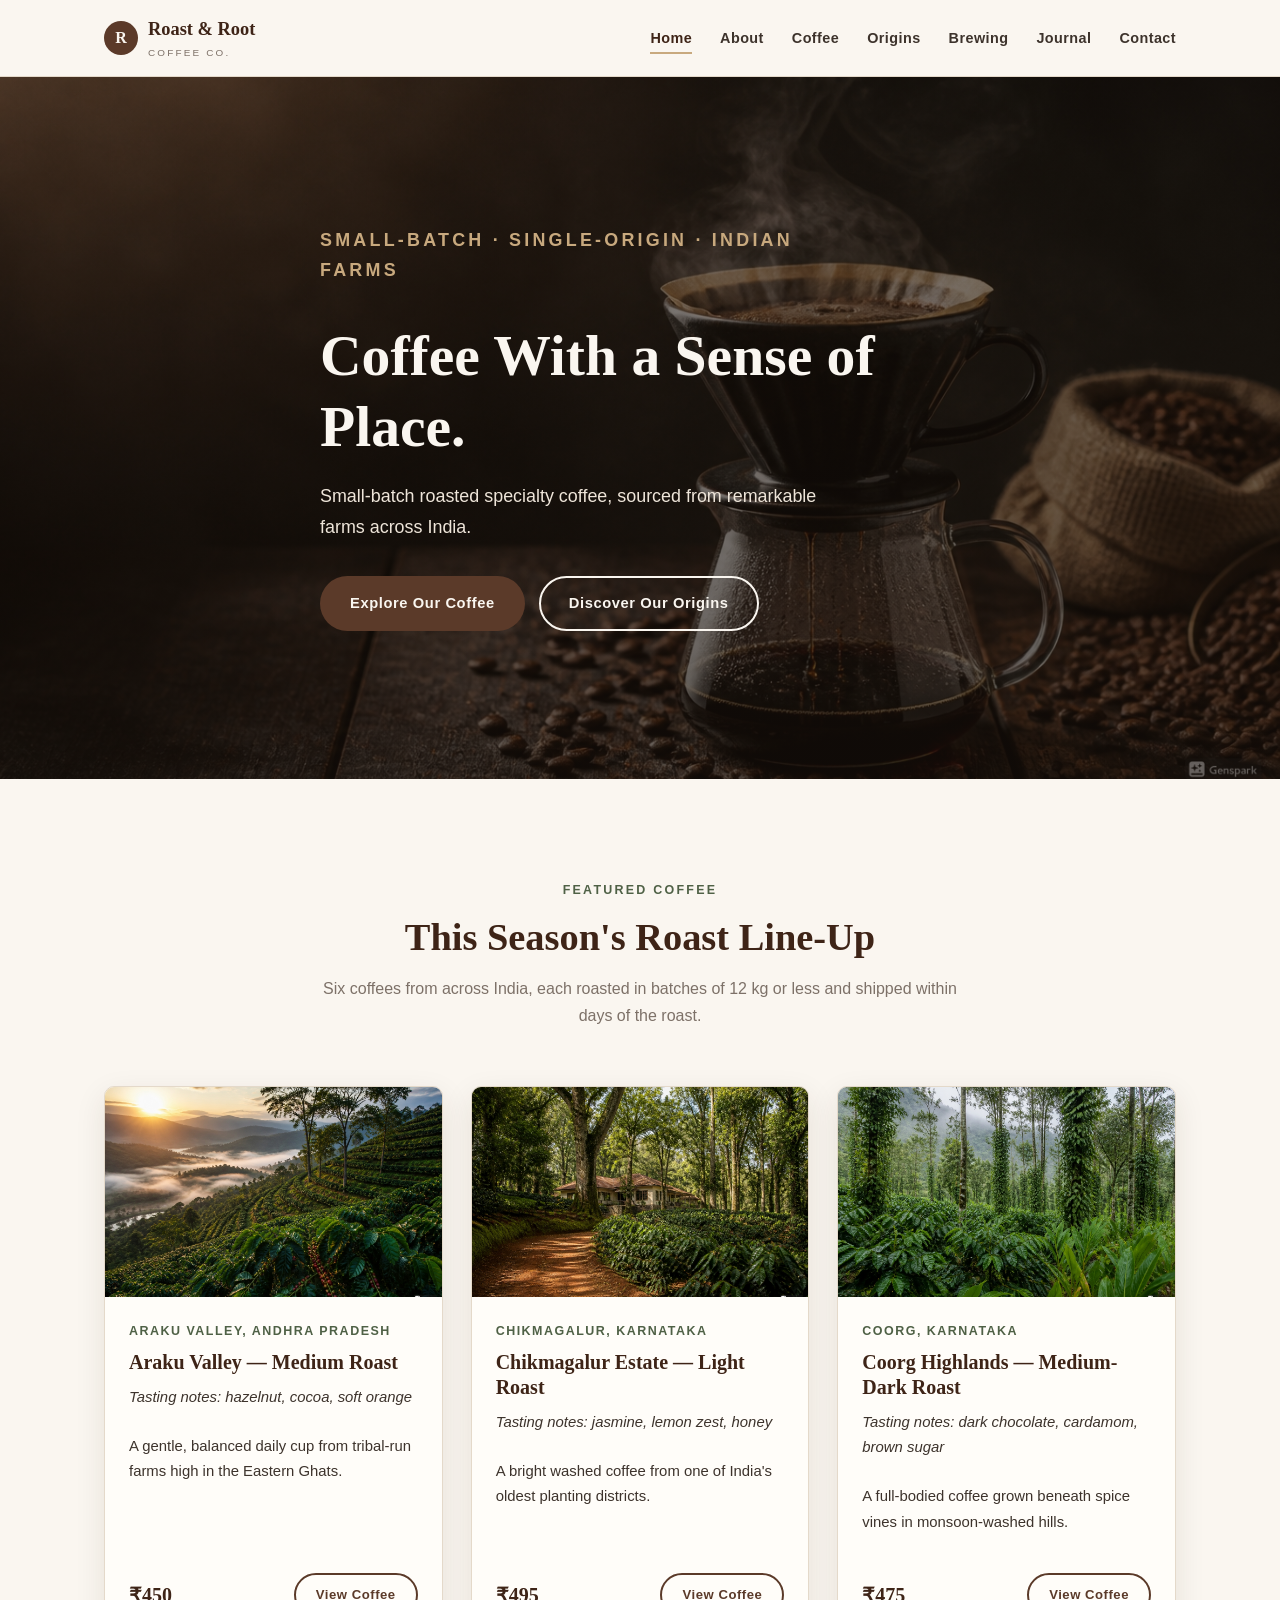
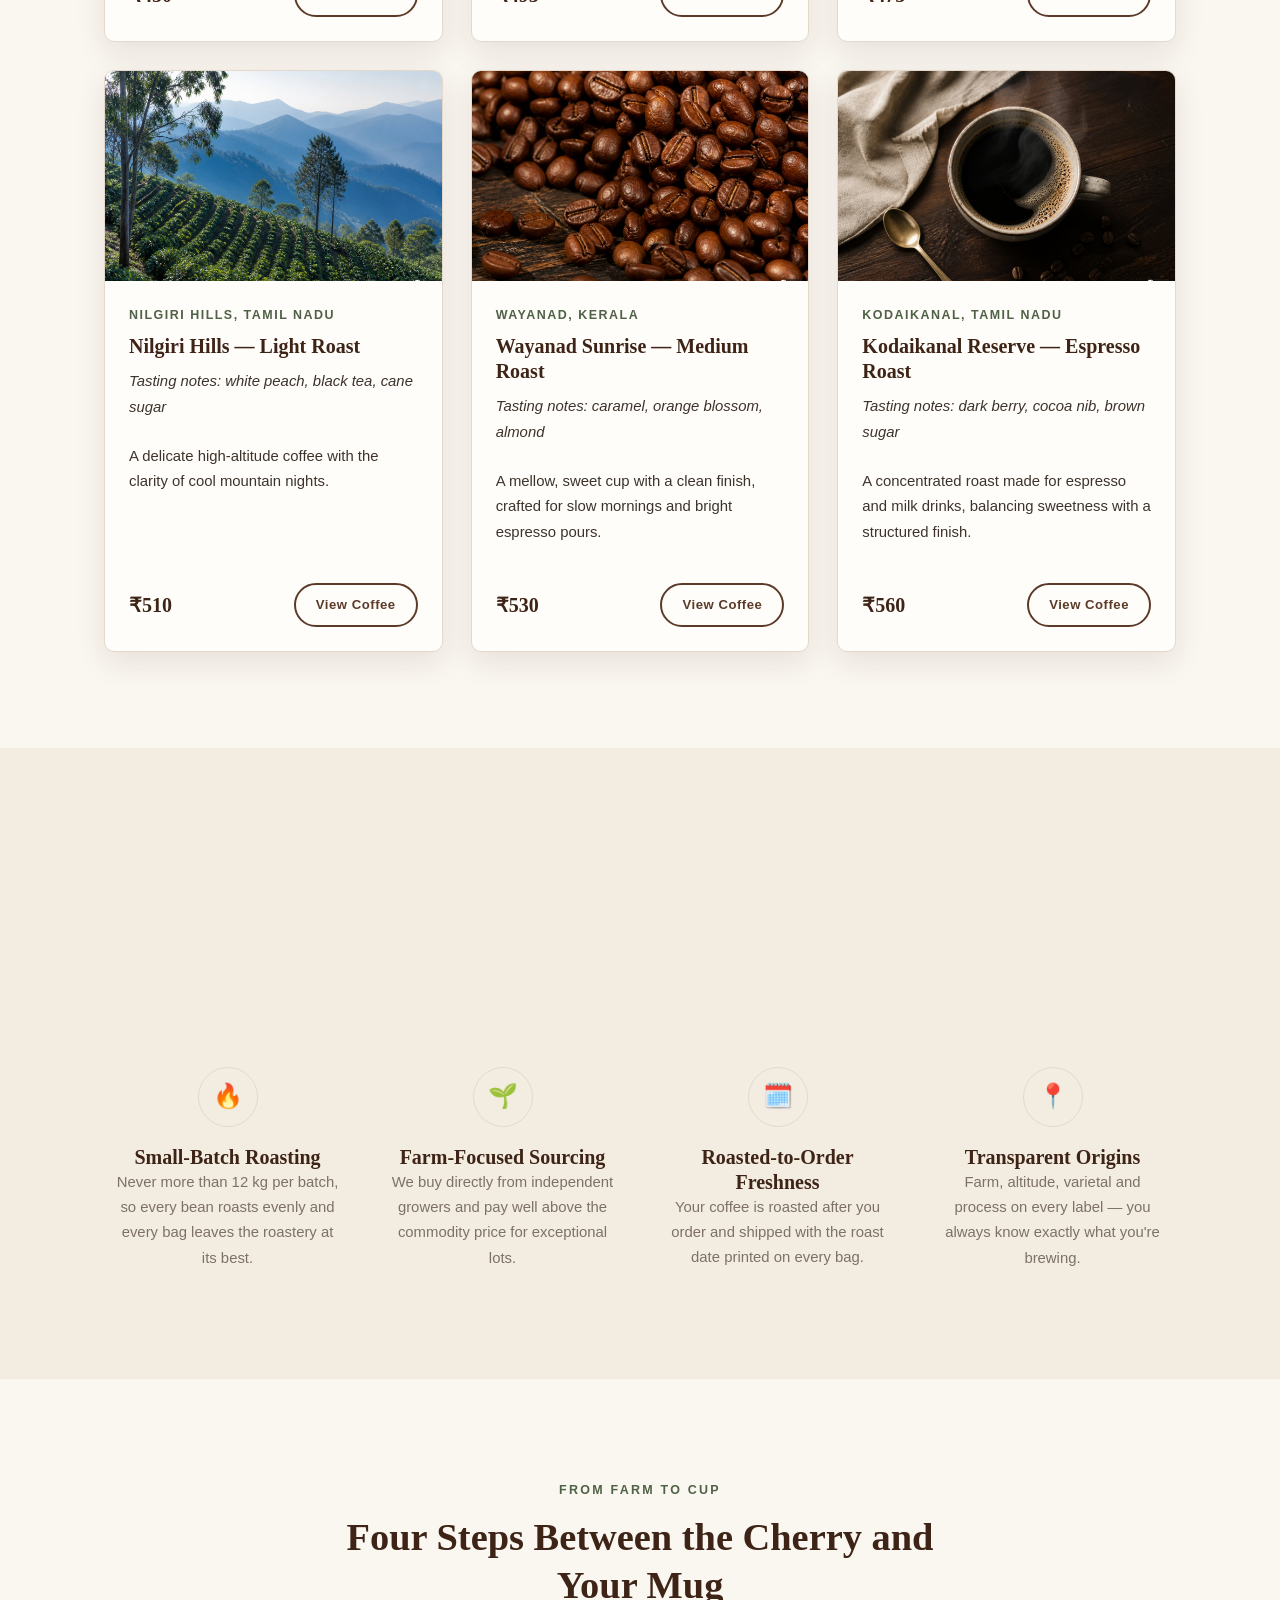
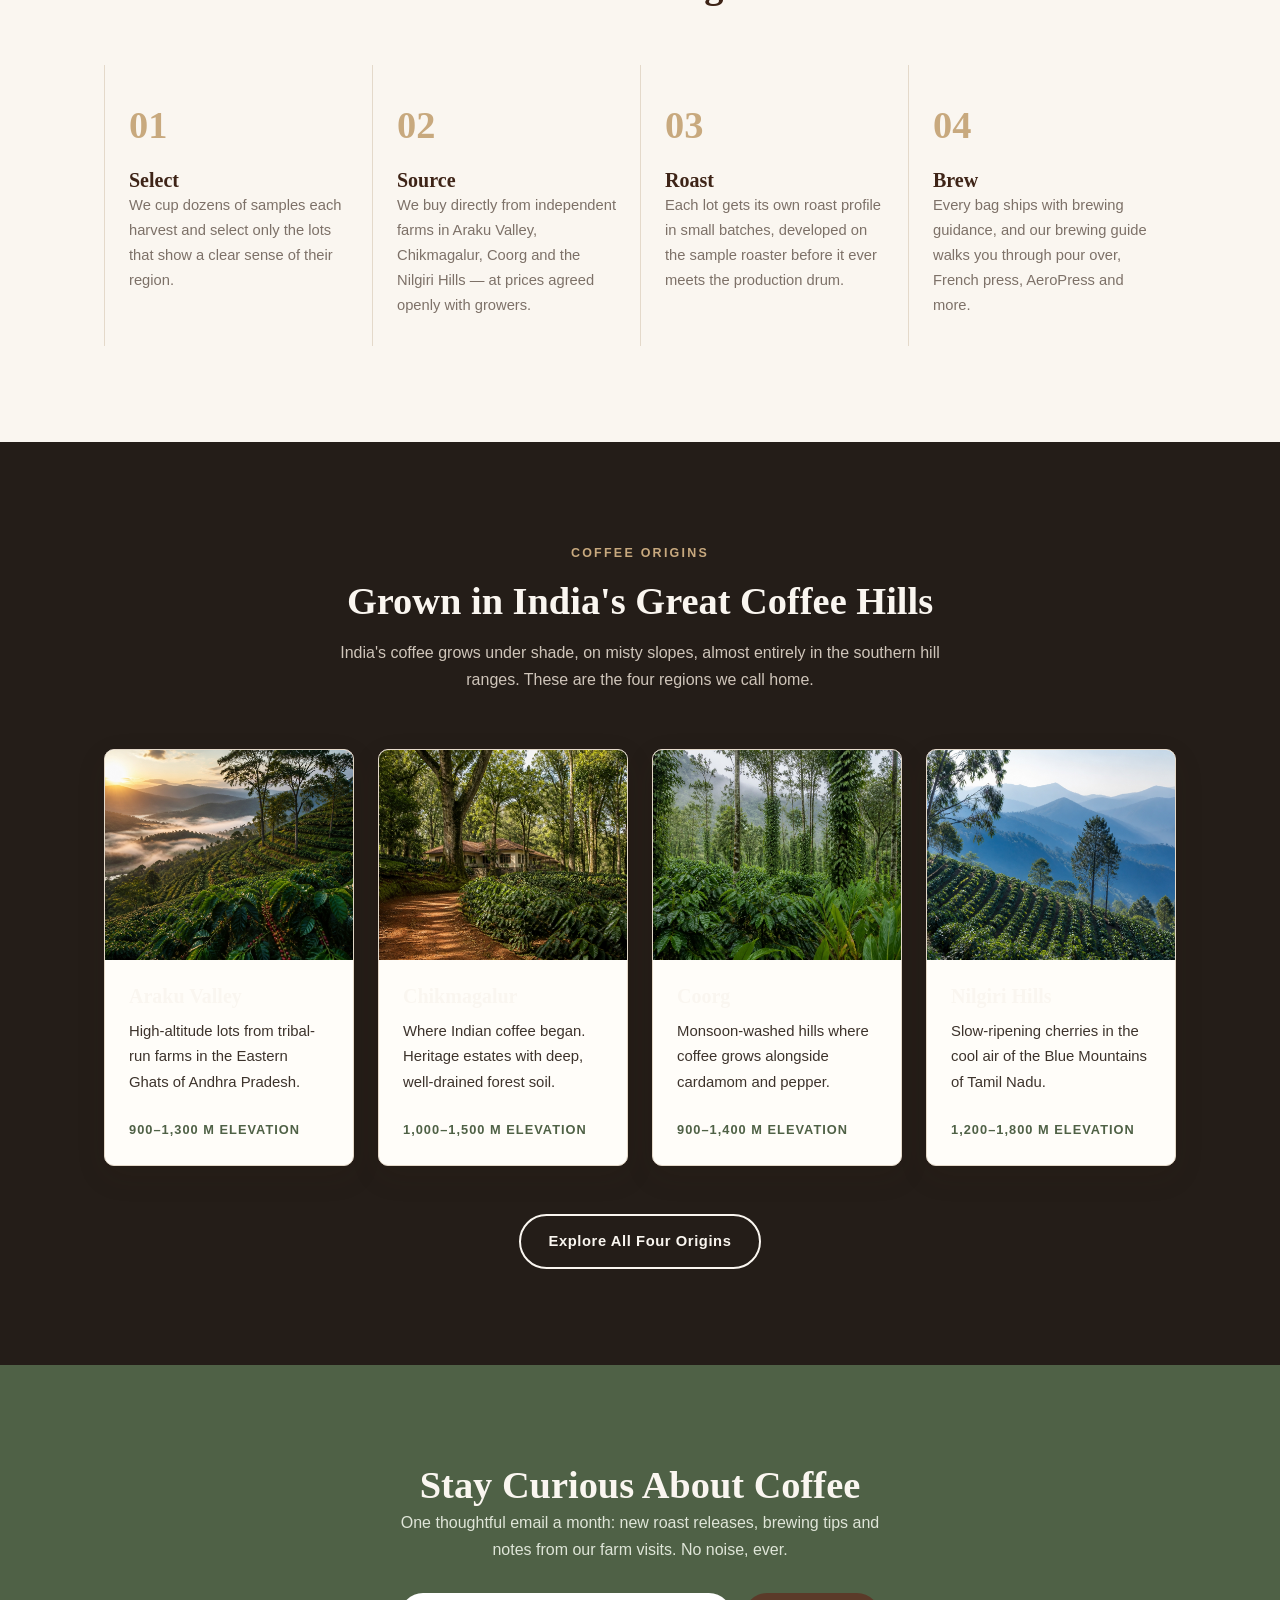
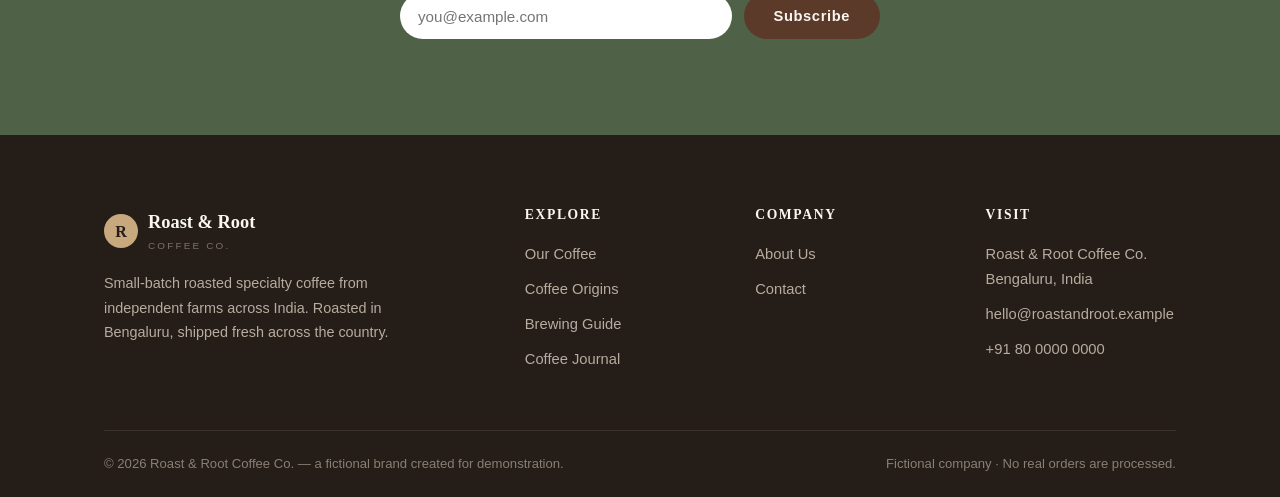
<file: index.html>
<!DOCTYPE html>
<html lang="en">
<head>
  <meta charset="UTF-8">
  <meta name="viewport" content="width=device-width, initial-scale=1.0">
  <title>Roast &amp; Root Coffee Co. — Small-Batch Specialty Coffee from India</title>
  <meta name="description" content="Roast & Root Coffee Co. roasts small-batch, single-origin specialty coffee sourced from independent farms in Araku Valley, Chikmagalur, Coorg and the Nilgiri Hills.">
  <link rel="stylesheet" href="css/style.css">
</head>
<body>

  <!-- ===== HEADER & NAVIGATION (shared across all pages) ===== -->
  <header class="site-header">
    <div class="container">
      <a class="logo" href="index.html" aria-label="Roast &amp; Root Coffee Co. — Home">
        <span class="logo-mark" aria-hidden="true">R</span>
        <span>Roast &amp; Root <small>Coffee Co.</small></span>
      </a>
      <button class="nav-toggle" aria-label="Open navigation menu" aria-expanded="false" aria-controls="main-nav">
        <span></span><span></span><span></span>
      </button>
      <nav class="main-nav" id="main-nav" aria-label="Main navigation">
        <ul>
          <li><a href="index.html" class="active">Home</a></li>
          <li><a href="about.html">About</a></li>
          <li><a href="coffee.html">Coffee</a></li>
          <li><a href="origins.html">Origins</a></li>
          <li><a href="brewing.html">Brewing</a></li>
          <li><a href="journal.html">Journal</a></li>
          <li><a href="contact.html">Contact</a></li>
        </ul>
      </nav>
    </div>
  </header>

  <main>

    <!-- ===== HERO ===== -->
    <section class="hero">
      <div class="container">
        <p class="eyebrow" style="color: var(--color-tan);">Small-Batch · Single-Origin · Indian Farms</p>
        <h1>Coffee With a Sense of Place.</h1>
        <p>Small-batch roasted specialty coffee, sourced from remarkable farms across India.</p>
        <div class="hero-actions">
          <a href="coffee.html" class="btn btn--primary">Explore Our Coffee</a>
          <a href="origins.html" class="btn btn--outline">Discover Our Origins</a>
        </div>
      </div>
    </section>

    <!-- ===== FEATURED COFFEE ===== -->
    <section class="section">
      <div class="container">
        <div class="section-head reveal">
          <span class="eyebrow">Featured Coffee</span>
          <h2>This Season's Roast Line-Up</h2>
          <p>Six coffees from across India, each roasted in batches of 12&nbsp;kg or less and shipped within days of the roast.</p>
        </div>
        <div class="card-grid">
          <article class="card reveal">
            <img src="images/araku-valley.jpg" alt="Terraced coffee farms on the misty hillsides of Araku Valley">
            <div class="card-body">
              <span class="card-meta">Araku Valley, Andhra Pradesh</span>
              <h3>Araku Valley — Medium Roast</h3>
              <p class="card-notes">Tasting notes: hazelnut, cocoa, soft orange</p>
              <p>A gentle, balanced daily cup from tribal-run farms high in the Eastern Ghats.</p>
              <div class="card-footer">
                <span class="price">₹450</span>
                <a href="coffee.html" class="btn btn--ghost btn--small">View Coffee</a>
              </div>
            </div>
          </article>
          <article class="card reveal">
            <img src="images/chikmagalur.jpg" alt="A heritage coffee estate with shade trees in Chikmagalur, Karnataka">
            <div class="card-body">
              <span class="card-meta">Chikmagalur, Karnataka</span>
              <h3>Chikmagalur Estate — Light Roast</h3>
              <p class="card-notes">Tasting notes: jasmine, lemon zest, honey</p>
              <p>A bright washed coffee from one of India's oldest planting districts.</p>
              <div class="card-footer">
                <span class="price">₹495</span>
                <a href="coffee.html" class="btn btn--ghost btn--small">View Coffee</a>
              </div>
            </div>
          </article>
          <article class="card reveal">
            <img src="images/coorg.jpg" alt="Lush coffee plants under a monsoon canopy in Coorg, Karnataka">
            <div class="card-body">
              <span class="card-meta">Coorg, Karnataka</span>
              <h3>Coorg Highlands — Medium-Dark Roast</h3>
              <p class="card-notes">Tasting notes: dark chocolate, cardamom, brown sugar</p>
              <p>A full-bodied coffee grown beneath spice vines in monsoon-washed hills.</p>
              <div class="card-footer">
                <span class="price">₹475</span>
                <a href="coffee.html" class="btn btn--ghost btn--small">View Coffee</a>
              </div>
            </div>
          </article>
          <article class="card reveal">
            <img src="images/nilgiri-hills.jpg" alt="High-altitude coffee gardens on the blue slopes of the Nilgiri Hills">
            <div class="card-body">
              <span class="card-meta">Nilgiri Hills, Tamil Nadu</span>
              <h3>Nilgiri Hills — Light Roast</h3>
              <p class="card-notes">Tasting notes: white peach, black tea, cane sugar</p>
              <p>A delicate high-altitude coffee with the clarity of cool mountain nights.</p>
              <div class="card-footer">
                <span class="price">₹510</span>
                <a href="coffee.html" class="btn btn--ghost btn--small">View Coffee</a>
              </div>
            </div>
          </article>
          <article class="card reveal">
            <img src="images/coffee-beans.jpg" alt="Freshly dried coffee beans ready for roasting">
            <div class="card-body">
              <span class="card-meta">Wayanad, Kerala</span>
              <h3>Wayanad Sunrise — Medium Roast</h3>
              <p class="card-notes">Tasting notes: caramel, orange blossom, almond</p>
              <p>A mellow, sweet cup with a clean finish, crafted for slow mornings and bright espresso pours.</p>
              <div class="card-footer">
                <span class="price">₹530</span>
                <a href="coffee.html" class="btn btn--ghost btn--small">View Coffee</a>
              </div>
            </div>
          </article>
          <article class="card reveal">
            <img src="images/coffee-cup.jpg" alt="A ceramic cup of specialty coffee with a rich crema">
            <div class="card-body">
              <span class="card-meta">Kodaikanal, Tamil Nadu</span>
              <h3>Kodaikanal Reserve — Espresso Roast</h3>
              <p class="card-notes">Tasting notes: dark berry, cocoa nib, brown sugar</p>
              <p>A concentrated roast made for espresso and milk drinks, balancing sweetness with a structured finish.</p>
              <div class="card-footer">
                <span class="price">₹560</span>
                <a href="coffee.html" class="btn btn--ghost btn--small">View Coffee</a>
              </div>
            </div>
          </article>
        </div>
      </div>
    </section>

    <!-- ===== WHY ROAST & ROOT ===== -->
    <section class="section section--alt">
      <div class="container">
        <div class="section-head reveal">
          <span class="eyebrow">Why Roast &amp; Root?</span>
          <h2>Coffee, Done Slowly and Honestly</h2>
          <p>We are a small roastery by choice. Everything we do follows from four simple commitments.</p>
        </div>
        <div class="why-grid">
          <div class="why-item reveal">
            <div class="why-icon" aria-hidden="true">🔥</div>
            <h3>Small-Batch Roasting</h3>
            <p>Never more than 12 kg per batch, so every bean roasts evenly and every bag leaves the roastery at its best.</p>
          </div>
          <div class="why-item reveal">
            <div class="why-icon" aria-hidden="true">🌱</div>
            <h3>Farm-Focused Sourcing</h3>
            <p>We buy directly from independent growers and pay well above the commodity price for exceptional lots.</p>
          </div>
          <div class="why-item reveal">
            <div class="why-icon" aria-hidden="true">🗓️</div>
            <h3>Roasted-to-Order Freshness</h3>
            <p>Your coffee is roasted after you order and shipped with the roast date printed on every bag.</p>
          </div>
          <div class="why-item reveal">
            <div class="why-icon" aria-hidden="true">📍</div>
            <h3>Transparent Origins</h3>
            <p>Farm, altitude, varietal and process on every label — you always know exactly what you're brewing.</p>
          </div>
        </div>
      </div>
    </section>

    <!-- ===== FROM FARM TO CUP ===== -->
    <section class="section">
      <div class="container">
        <div class="section-head reveal">
          <span class="eyebrow">From Farm to Cup</span>
          <h2>Four Steps Between the Cherry and Your Mug</h2>
        </div>
        <ol class="steps">
          <li class="reveal">
            <h3>Select</h3>
            <p>We cup dozens of samples each harvest and select only the lots that show a clear sense of their region.</p>
          </li>
          <li class="reveal">
            <h3>Source</h3>
            <p>We buy directly from independent farms in Araku Valley, Chikmagalur, Coorg and the Nilgiri Hills — at prices agreed openly with growers.</p>
          </li>
          <li class="reveal">
            <h3>Roast</h3>
            <p>Each lot gets its own roast profile in small batches, developed on the sample roaster before it ever meets the production drum.</p>
          </li>
          <li class="reveal">
            <h3>Brew</h3>
            <p>Every bag ships with brewing guidance, and our brewing guide walks you through pour over, French press, AeroPress and more.</p>
          </li>
        </ol>
      </div>
    </section>

    <!-- ===== ORIGINS PREVIEW ===== -->
    <section class="section section--dark">
      <div class="container">
        <div class="section-head reveal">
          <span class="eyebrow">Coffee Origins</span>
          <h2>Grown in India's Great Coffee Hills</h2>
          <p>India's coffee grows under shade, on misty slopes, almost entirely in the southern hill ranges. These are the four regions we call home.</p>
        </div>
        <div class="journey">
          <a href="origins.html" class="card reveal">
            <img src="images/araku-valley.jpg" alt="Morning mist over terraced farms in Araku Valley">
            <div class="card-body">
              <h3>Araku Valley</h3>
              <p>High-altitude lots from tribal-run farms in the Eastern Ghats of Andhra Pradesh.</p>
              <span class="route">900–1,300 m elevation</span>
            </div>
          </a>
          <a href="origins.html" class="card reveal">
            <img src="images/chikmagalur.jpg" alt="A heritage estate bungalow among coffee plants in Chikmagalur">
            <div class="card-body">
              <h3>Chikmagalur</h3>
              <p>Where Indian coffee began. Heritage estates with deep, well-drained forest soil.</p>
              <span class="route">1,000–1,500 m elevation</span>
            </div>
          </a>
          <a href="origins.html" class="card reveal">
            <img src="images/coorg.jpg" alt="Coffee plants growing under spice vines in Coorg">
            <div class="card-body">
              <h3>Coorg</h3>
              <p>Monsoon-washed hills where coffee grows alongside cardamom and pepper.</p>
              <span class="route">900–1,400 m elevation</span>
            </div>
          </a>
          <a href="origins.html" class="card reveal">
            <img src="images/nilgiri-hills.jpg" alt="Blue mountain slopes with high-altitude coffee gardens in the Nilgiri Hills">
            <div class="card-body">
              <h3>Nilgiri Hills</h3>
              <p>Slow-ripening cherries in the cool air of the Blue Mountains of Tamil Nadu.</p>
              <span class="route">1,200–1,800 m elevation</span>
            </div>
          </a>
        </div>
        <div class="section-head reveal" style="margin-top: 48px; margin-bottom: 0;">
          <a href="origins.html" class="btn btn--outline">Explore All Four Origins</a>
        </div>
      </div>
    </section>

    <!-- ===== NEWSLETTER ===== -->
    <section class="section newsletter">
      <div class="container">
        <h2>Stay Curious About Coffee</h2>
        <p>One thoughtful email a month: new roast releases, brewing tips and notes from our farm visits. No noise, ever.</p>
        <form class="newsletter-form" novalidate>
          <label class="visually-hidden" for="newsletter-email">Email address</label>
          <input type="email" id="newsletter-email" name="email" placeholder="you@example.com" autocomplete="email">
          <button type="submit" class="btn btn--primary">Subscribe</button>
          <p class="error-msg" role="alert"></p>
        </form>
      </div>
    </section>

  </main>

  <!-- ===== FOOTER (shared across all pages) ===== -->
  <footer class="site-footer">
    <div class="container">
      <div class="footer-grid">
        <div class="footer-brand">
          <a class="logo" href="index.html">
            <span class="logo-mark" aria-hidden="true">R</span>
            <span>Roast &amp; Root <small>Coffee Co.</small></span>
          </a>
          <p>Small-batch roasted specialty coffee from independent farms across India. Roasted in Bengaluru, shipped fresh across the country.</p>
        </div>
        <div>
          <h4>Explore</h4>
          <ul>
            <li><a href="coffee.html">Our Coffee</a></li>
            <li><a href="origins.html">Coffee Origins</a></li>
            <li><a href="brewing.html">Brewing Guide</a></li>
            <li><a href="journal.html">Coffee Journal</a></li>
          </ul>
        </div>
        <div>
          <h4>Company</h4>
          <ul>
            <li><a href="about.html">About Us</a></li>
            <li><a href="contact.html">Contact</a></li>
          </ul>
        </div>
        <div>
          <h4>Visit</h4>
          <ul>
            <li>Roast &amp; Root Coffee Co.<br>Bengaluru, India</li>
            <li><a href="mailto:hello@roastandroot.example">hello@roastandroot.example</a></li>
            <li>+91 80 0000 0000</li>
          </ul>
        </div>
      </div>
      <div class="footer-bottom">
        <span>© 2026 Roast &amp; Root Coffee Co. — a fictional brand created for demonstration.</span>
        <span>Fictional company · No real orders are processed.</span>
      </div>
    </div>
  </footer>

  <script src="js/script.js"></script>
</body>
</html>
</file>
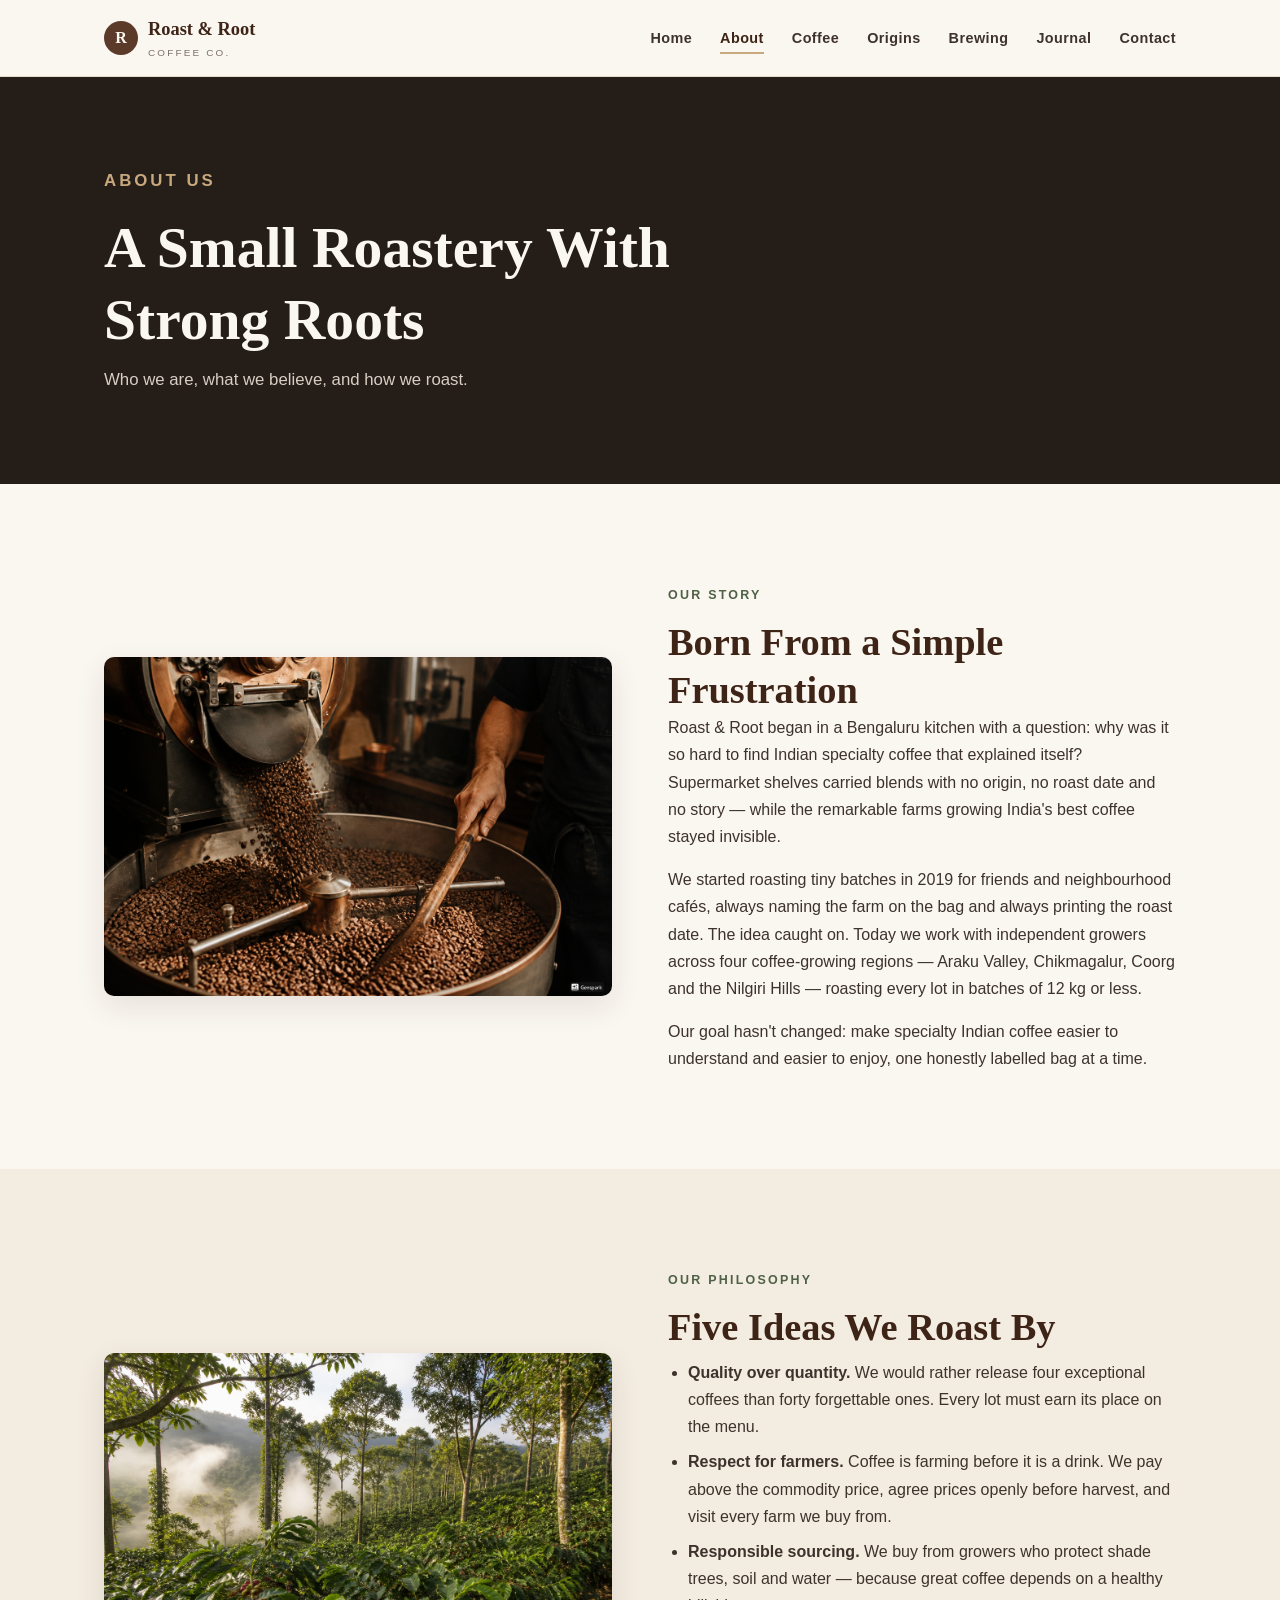
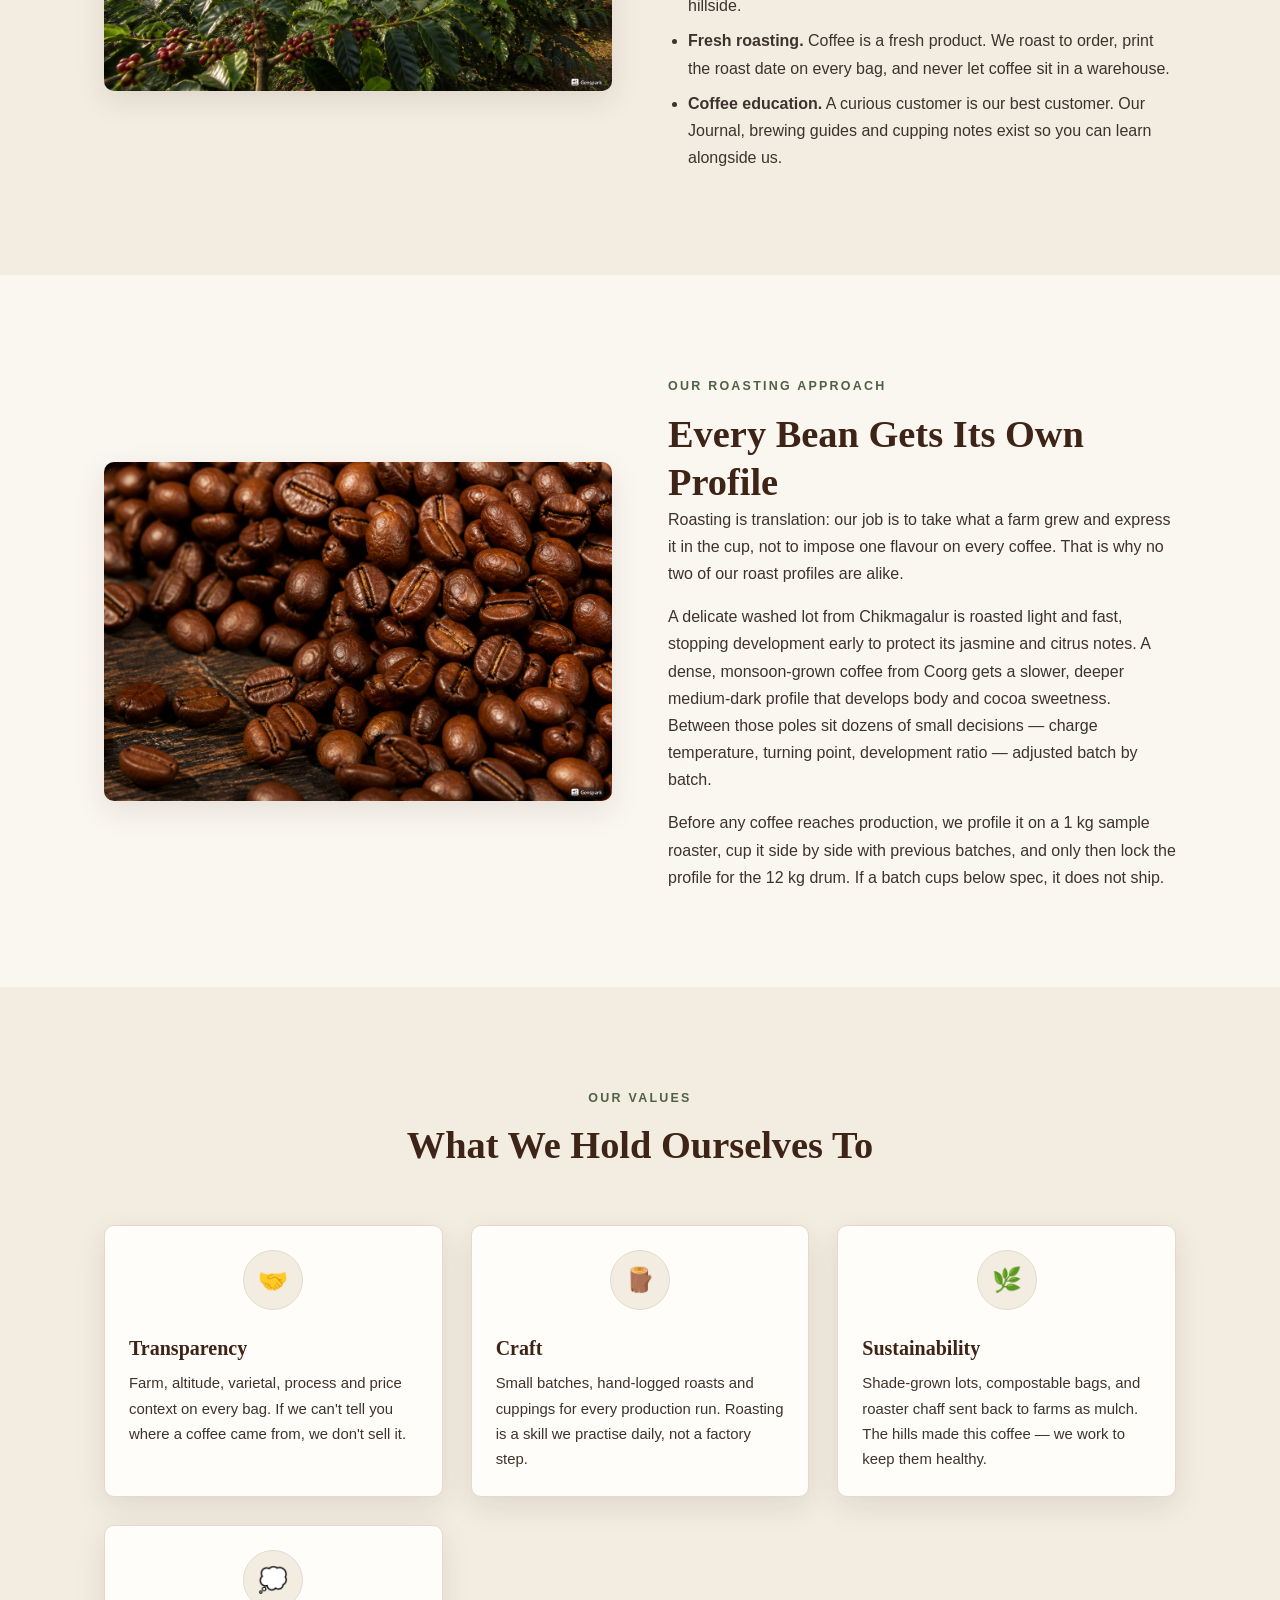
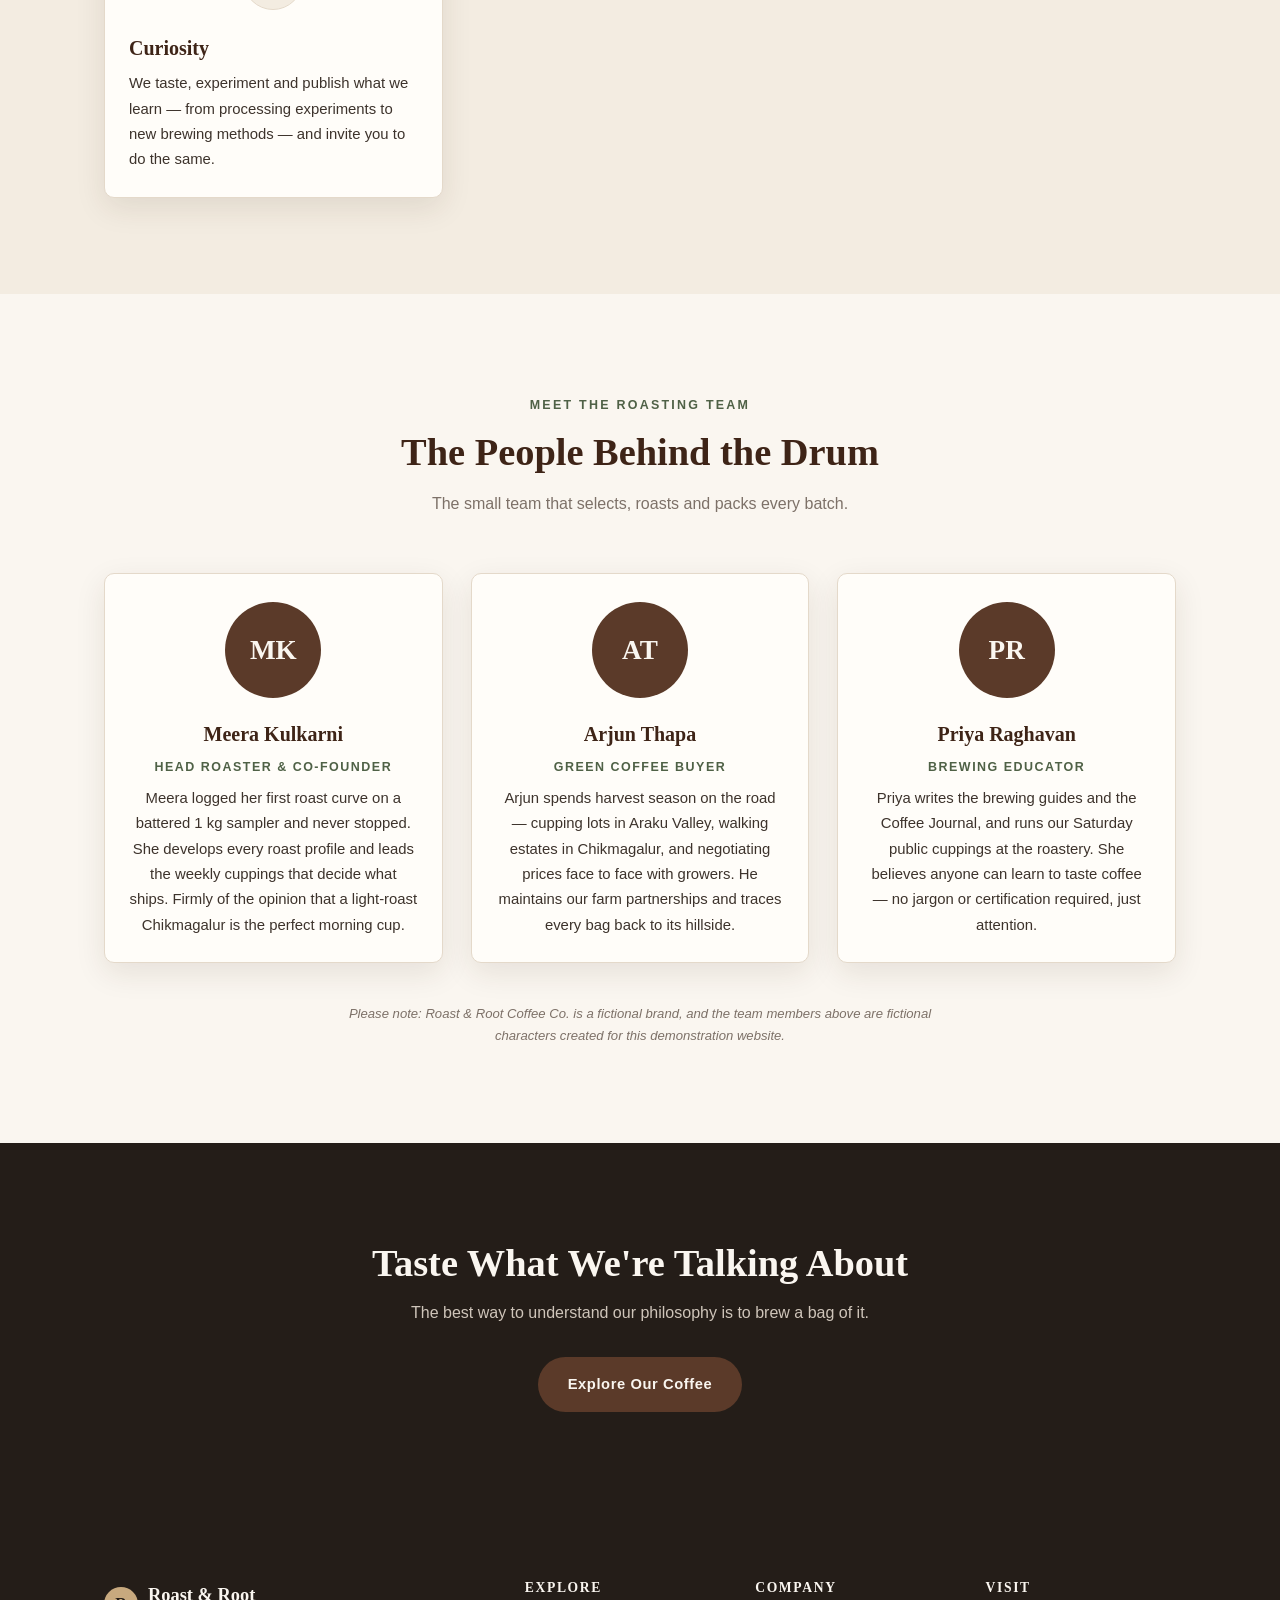
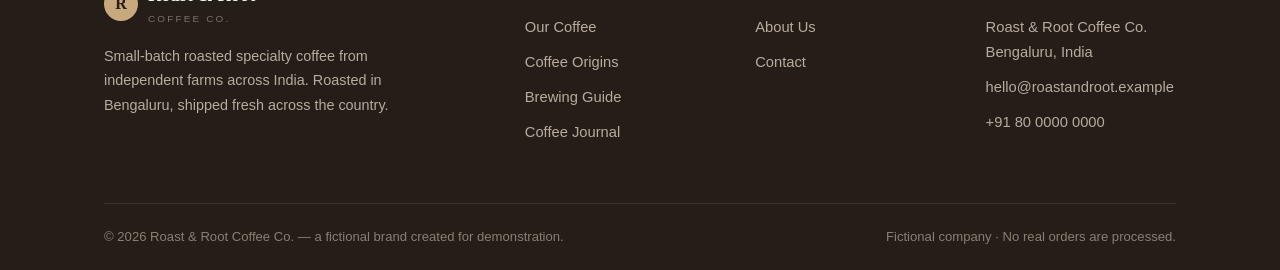
<file: about.html>
<!DOCTYPE html>
<html lang="en">
<head>
  <meta charset="UTF-8">
  <meta name="viewport" content="width=device-width, initial-scale=1.0">
  <title>About Us — Roast &amp; Root Coffee Co.</title>
  <meta name="description" content="The story, philosophy, roasting approach and values behind Roast & Root Coffee Co., a fictional small-batch specialty coffee roaster in Bengaluru, India.">
  <link rel="stylesheet" href="css/style.css">
</head>
<body>

  <!-- ===== HEADER & NAVIGATION ===== -->
  <header class="site-header">
    <div class="container">
      <a class="logo" href="index.html" aria-label="Roast &amp; Root Coffee Co. — Home">
        <span class="logo-mark" aria-hidden="true">R</span>
        <span>Roast &amp; Root <small>Coffee Co.</small></span>
      </a>
      <button class="nav-toggle" aria-label="Open navigation menu" aria-expanded="false" aria-controls="main-nav">
        <span></span><span></span><span></span>
      </button>
      <nav class="main-nav" id="main-nav" aria-label="Main navigation">
        <ul>
          <li><a href="index.html">Home</a></li>
          <li><a href="about.html" class="active">About</a></li>
          <li><a href="coffee.html">Coffee</a></li>
          <li><a href="origins.html">Origins</a></li>
          <li><a href="brewing.html">Brewing</a></li>
          <li><a href="journal.html">Journal</a></li>
          <li><a href="contact.html">Contact</a></li>
        </ul>
      </nav>
    </div>
  </header>

  <main>

    <!-- ===== PAGE BANNER ===== -->
    <section class="page-banner">
      <div class="container">
        <div class="overlay">
          <p class="eyebrow" style="color: var(--color-tan);">About Us</p>
          <h1>A Small Roastery With Strong Roots</h1>
          <p>Who we are, what we believe, and how we roast.</p>
        </div>
      </div>
    </section>

    <!-- ===== OUR STORY ===== -->
    <section class="section">
      <div class="container split">
        <div class="split-media reveal">
          <img src="images/roasting.jpg" alt="Freshly roasted coffee beans tumbling in the cooling tray of a small drum roaster">
        </div>
        <div class="reveal">
          <span class="eyebrow">Our Story</span>
          <h2>Born From a Simple Frustration</h2>
          <p>Roast &amp; Root began in a Bengaluru kitchen with a question: why was it so hard to find Indian specialty coffee that explained itself? Supermarket shelves carried blends with no origin, no roast date and no story — while the remarkable farms growing India's best coffee stayed invisible.</p>
          <p>We started roasting tiny batches in 2019 for friends and neighbourhood cafés, always naming the farm on the bag and always printing the roast date. The idea caught on. Today we work with independent growers across four coffee-growing regions — Araku Valley, Chikmagalur, Coorg and the Nilgiri Hills — roasting every lot in batches of 12 kg or less.</p>
          <p>Our goal hasn't changed: make specialty Indian coffee easier to understand and easier to enjoy, one honestly labelled bag at a time.</p>
        </div>
      </div>
    </section>

    <!-- ===== OUR PHILOSOPHY ===== -->
    <section class="section section--alt">
      <div class="container split split--flip">
        <div class="split-media reveal">
          <img src="images/coffee-farm.jpg" alt="Shade-grown coffee plants on a misty hillside farm in the Western Ghats">
        </div>
        <div class="reveal">
          <span class="eyebrow">Our Philosophy</span>
          <h2>Five Ideas We Roast By</h2>
          <ul>
            <li><strong>Quality over quantity.</strong> We would rather release four exceptional coffees than forty forgettable ones. Every lot must earn its place on the menu.</li>
            <li><strong>Respect for farmers.</strong> Coffee is farming before it is a drink. We pay above the commodity price, agree prices openly before harvest, and visit every farm we buy from.</li>
            <li><strong>Responsible sourcing.</strong> We buy from growers who protect shade trees, soil and water — because great coffee depends on a healthy hillside.</li>
            <li><strong>Fresh roasting.</strong> Coffee is a fresh product. We roast to order, print the roast date on every bag, and never let coffee sit in a warehouse.</li>
            <li><strong>Coffee education.</strong> A curious customer is our best customer. Our Journal, brewing guides and cupping notes exist so you can learn alongside us.</li>
          </ul>
        </div>
      </div>
    </section>

    <!-- ===== OUR ROASTING APPROACH ===== -->
    <section class="section">
      <div class="container split">
        <div class="split-media reveal">
          <img src="images/coffee-beans.jpg" alt="A close-up of glossy, freshly roasted medium-brown coffee beans">
        </div>
        <div class="reveal">
          <span class="eyebrow">Our Roasting Approach</span>
          <h2>Every Bean Gets Its Own Profile</h2>
          <p>Roasting is translation: our job is to take what a farm grew and express it in the cup, not to impose one flavour on every coffee. That is why no two of our roast profiles are alike.</p>
          <p>A delicate washed lot from Chikmagalur is roasted light and fast, stopping development early to protect its jasmine and citrus notes. A dense, monsoon-grown coffee from Coorg gets a slower, deeper medium-dark profile that develops body and cocoa sweetness. Between those poles sit dozens of small decisions — charge temperature, turning point, development ratio — adjusted batch by batch.</p>
          <p>Before any coffee reaches production, we profile it on a 1 kg sample roaster, cup it side by side with previous batches, and only then lock the profile for the 12 kg drum. If a batch cups below spec, it does not ship.</p>
        </div>
      </div>
    </section>

    <!-- ===== OUR VALUES ===== -->
    <section class="section section--alt">
      <div class="container">
        <div class="section-head reveal">
          <span class="eyebrow">Our Values</span>
          <h2>What We Hold Ourselves To</h2>
        </div>
        <div class="card-grid">
          <article class="card reveal">
            <div class="card-body">
              <div class="why-icon" aria-hidden="true">🤝</div>
              <h3>Transparency</h3>
              <p>Farm, altitude, varietal, process and price context on every bag. If we can't tell you where a coffee came from, we don't sell it.</p>
            </div>
          </article>
          <article class="card reveal">
            <div class="card-body">
              <div class="why-icon" aria-hidden="true">🪵</div>
              <h3>Craft</h3>
              <p>Small batches, hand-logged roasts and cuppings for every production run. Roasting is a skill we practise daily, not a factory step.</p>
            </div>
          </article>
          <article class="card reveal">
            <div class="card-body">
              <div class="why-icon" aria-hidden="true">🌿</div>
              <h3>Sustainability</h3>
              <p>Shade-grown lots, compostable bags, and roaster chaff sent back to farms as mulch. The hills made this coffee — we work to keep them healthy.</p>
            </div>
          </article>
          <article class="card reveal">
            <div class="card-body">
              <div class="why-icon" aria-hidden="true">💭</div>
              <h3>Curiosity</h3>
              <p>We taste, experiment and publish what we learn — from processing experiments to new brewing methods — and invite you to do the same.</p>
            </div>
          </article>
        </div>
      </div>
    </section>

    <!-- ===== TEAM ===== -->
    <section class="section">
      <div class="container">
        <div class="section-head reveal">
          <span class="eyebrow">Meet the Roasting Team</span>
          <h2>The People Behind the Drum</h2>
          <p>The small team that selects, roasts and packs every batch.</p>
        </div>
        <div class="card-grid">
          <article class="card team-card reveal">
            <div class="team-avatar" aria-hidden="true">MK</div>
            <div class="card-body">
              <h3>Meera Kulkarni</h3>
              <span class="role">Head Roaster &amp; Co-Founder</span>
              <p>Meera logged her first roast curve on a battered 1 kg sampler and never stopped. She develops every roast profile and leads the weekly cuppings that decide what ships. Firmly of the opinion that a light-roast Chikmagalur is the perfect morning cup.</p>
            </div>
          </article>
          <article class="card team-card reveal">
            <div class="team-avatar" aria-hidden="true">AT</div>
            <div class="card-body">
              <h3>Arjun Thapa</h3>
              <span class="role">Green Coffee Buyer</span>
              <p>Arjun spends harvest season on the road — cupping lots in Araku Valley, walking estates in Chikmagalur, and negotiating prices face to face with growers. He maintains our farm partnerships and traces every bag back to its hillside.</p>
            </div>
          </article>
          <article class="card team-card reveal">
            <div class="team-avatar" aria-hidden="true">PR</div>
            <div class="card-body">
              <h3>Priya Raghavan</h3>
              <span class="role">Brewing Educator</span>
              <p>Priya writes the brewing guides and the Coffee Journal, and runs our Saturday public cuppings at the roastery. She believes anyone can learn to taste coffee — no jargon or certification required, just attention.</p>
            </div>
          </article>
        </div>
        <p class="fictional-note">Please note: Roast &amp; Root Coffee Co. is a fictional brand, and the team members above are fictional characters created for this demonstration website.</p>
      </div>
    </section>

    <!-- ===== CTA ===== -->
    <section class="section section--dark cta-strip">
      <div class="container reveal">
        <h2>Taste What We're Talking About</h2>
        <p>The best way to understand our philosophy is to brew a bag of it.</p>
        <a href="coffee.html" class="btn btn--primary">Explore Our Coffee</a>
      </div>
    </section>

  </main>

  <!-- ===== FOOTER ===== -->
  <footer class="site-footer">
    <div class="container">
      <div class="footer-grid">
        <div class="footer-brand">
          <a class="logo" href="index.html">
            <span class="logo-mark" aria-hidden="true">R</span>
            <span>Roast &amp; Root <small>Coffee Co.</small></span>
          </a>
          <p>Small-batch roasted specialty coffee from independent farms across India. Roasted in Bengaluru, shipped fresh across the country.</p>
        </div>
        <div>
          <h4>Explore</h4>
          <ul>
            <li><a href="coffee.html">Our Coffee</a></li>
            <li><a href="origins.html">Coffee Origins</a></li>
            <li><a href="brewing.html">Brewing Guide</a></li>
            <li><a href="journal.html">Coffee Journal</a></li>
          </ul>
        </div>
        <div>
          <h4>Company</h4>
          <ul>
            <li><a href="about.html">About Us</a></li>
            <li><a href="contact.html">Contact</a></li>
          </ul>
        </div>
        <div>
          <h4>Visit</h4>
          <ul>
            <li>Roast &amp; Root Coffee Co.<br>Bengaluru, India</li>
            <li><a href="mailto:hello@roastandroot.example">hello@roastandroot.example</a></li>
            <li>+91 80 0000 0000</li>
          </ul>
        </div>
      </div>
      <div class="footer-bottom">
        <span>© 2026 Roast &amp; Root Coffee Co. — a fictional brand created for demonstration.</span>
        <span>Fictional company · No real orders are processed.</span>
      </div>
    </div>
  </footer>

  <script src="js/script.js"></script>
</body>
</html>
</file>
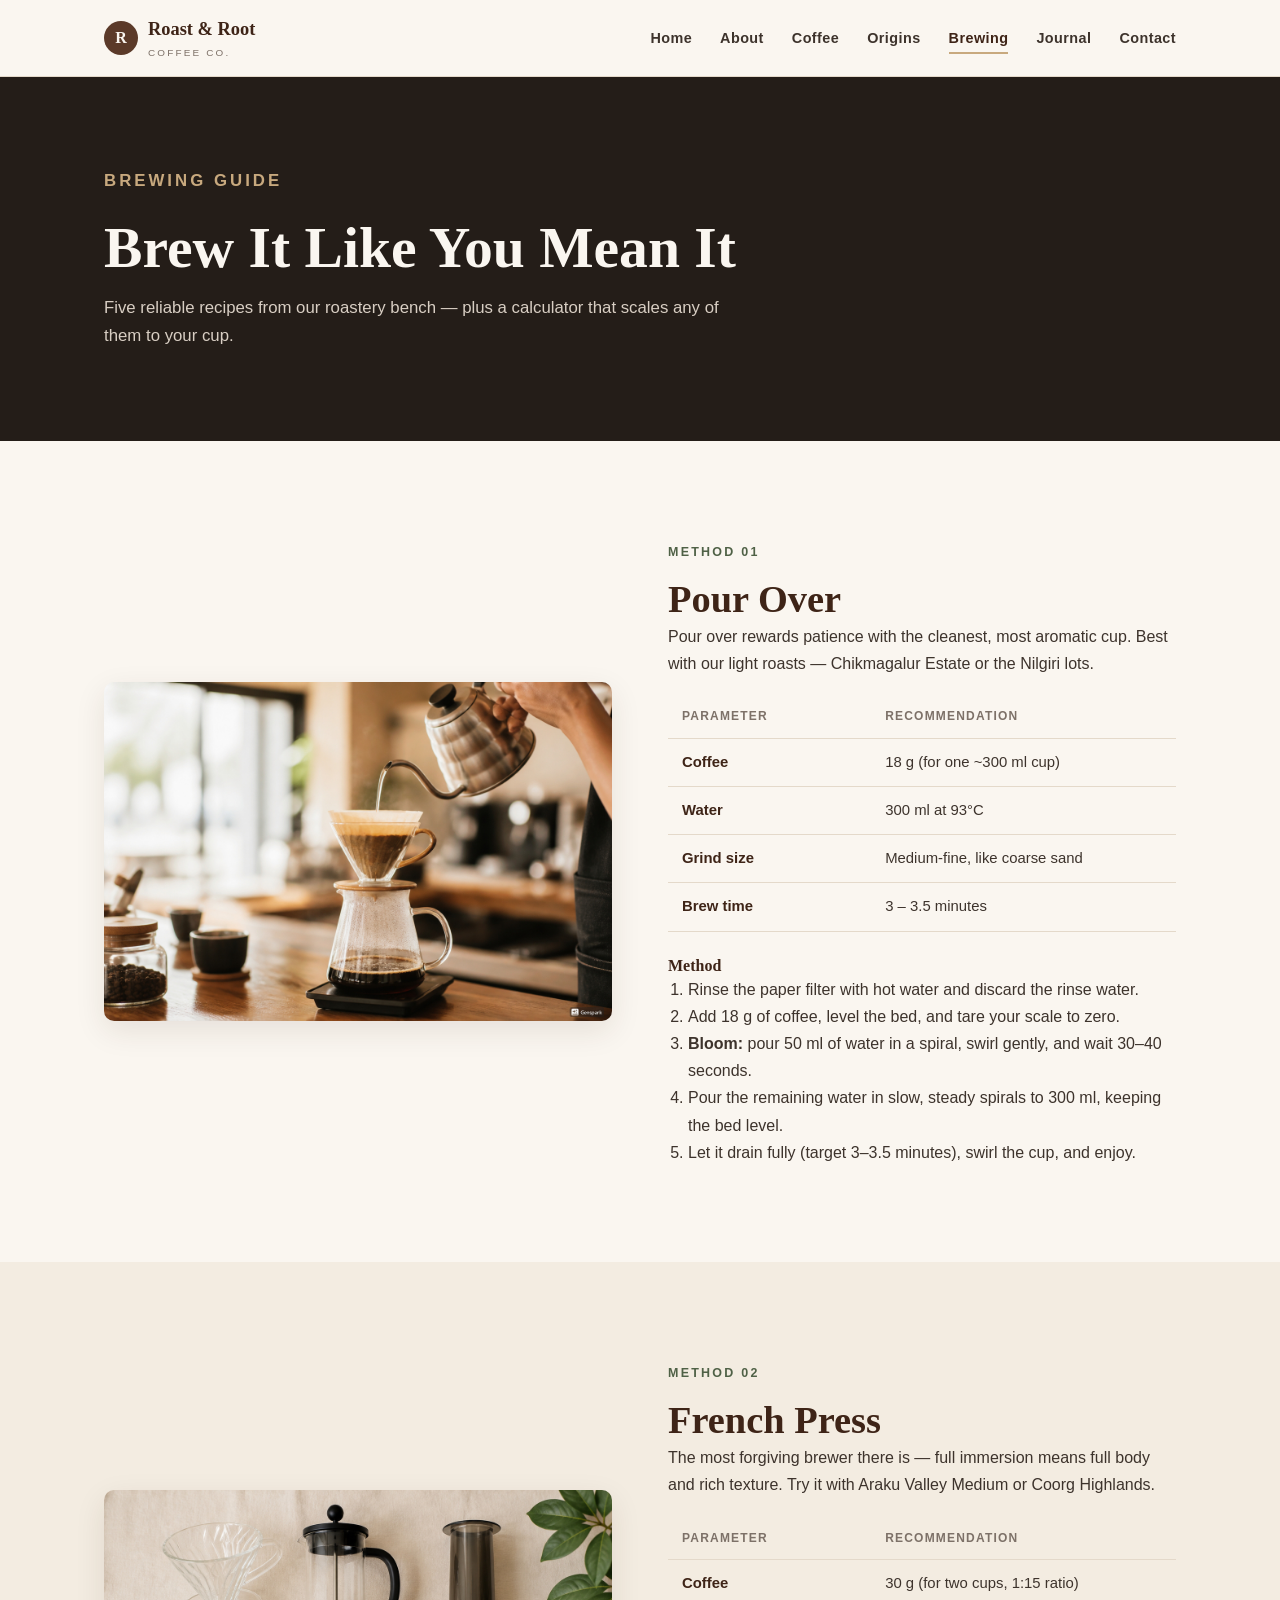
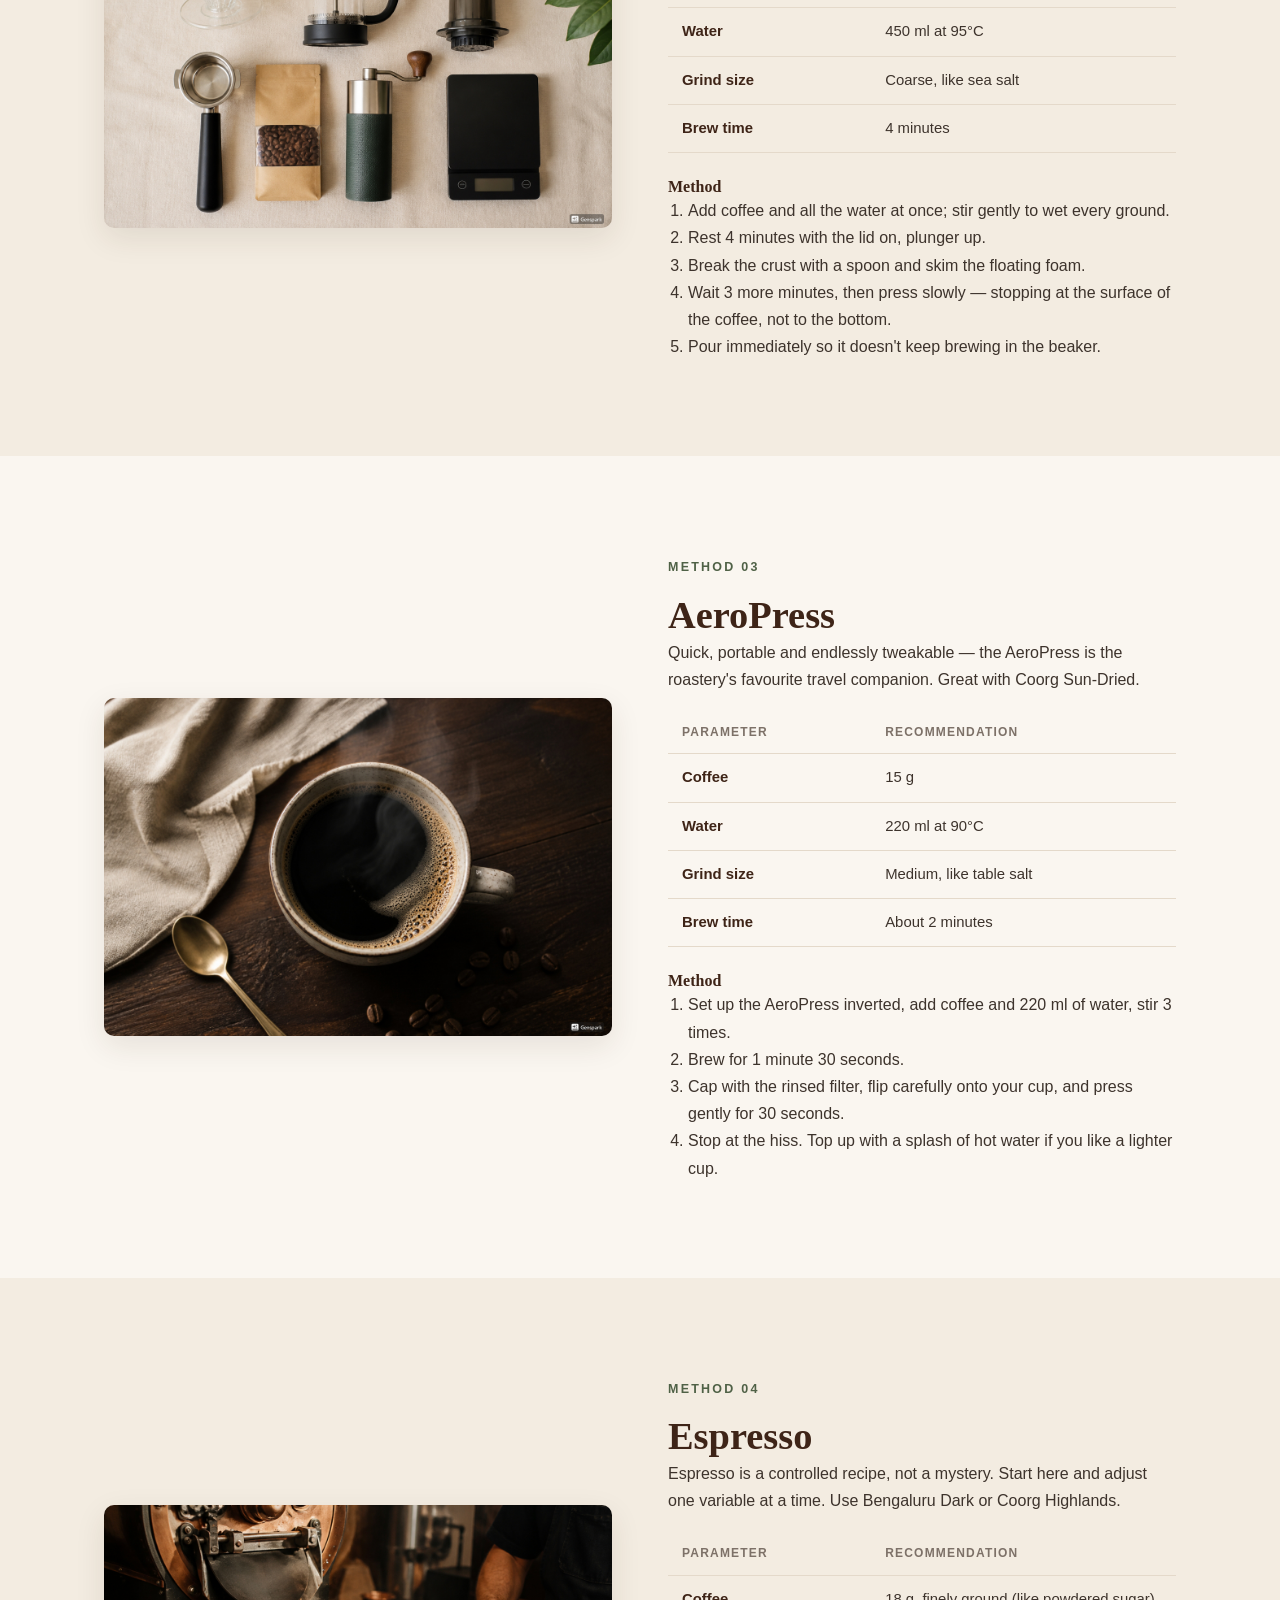
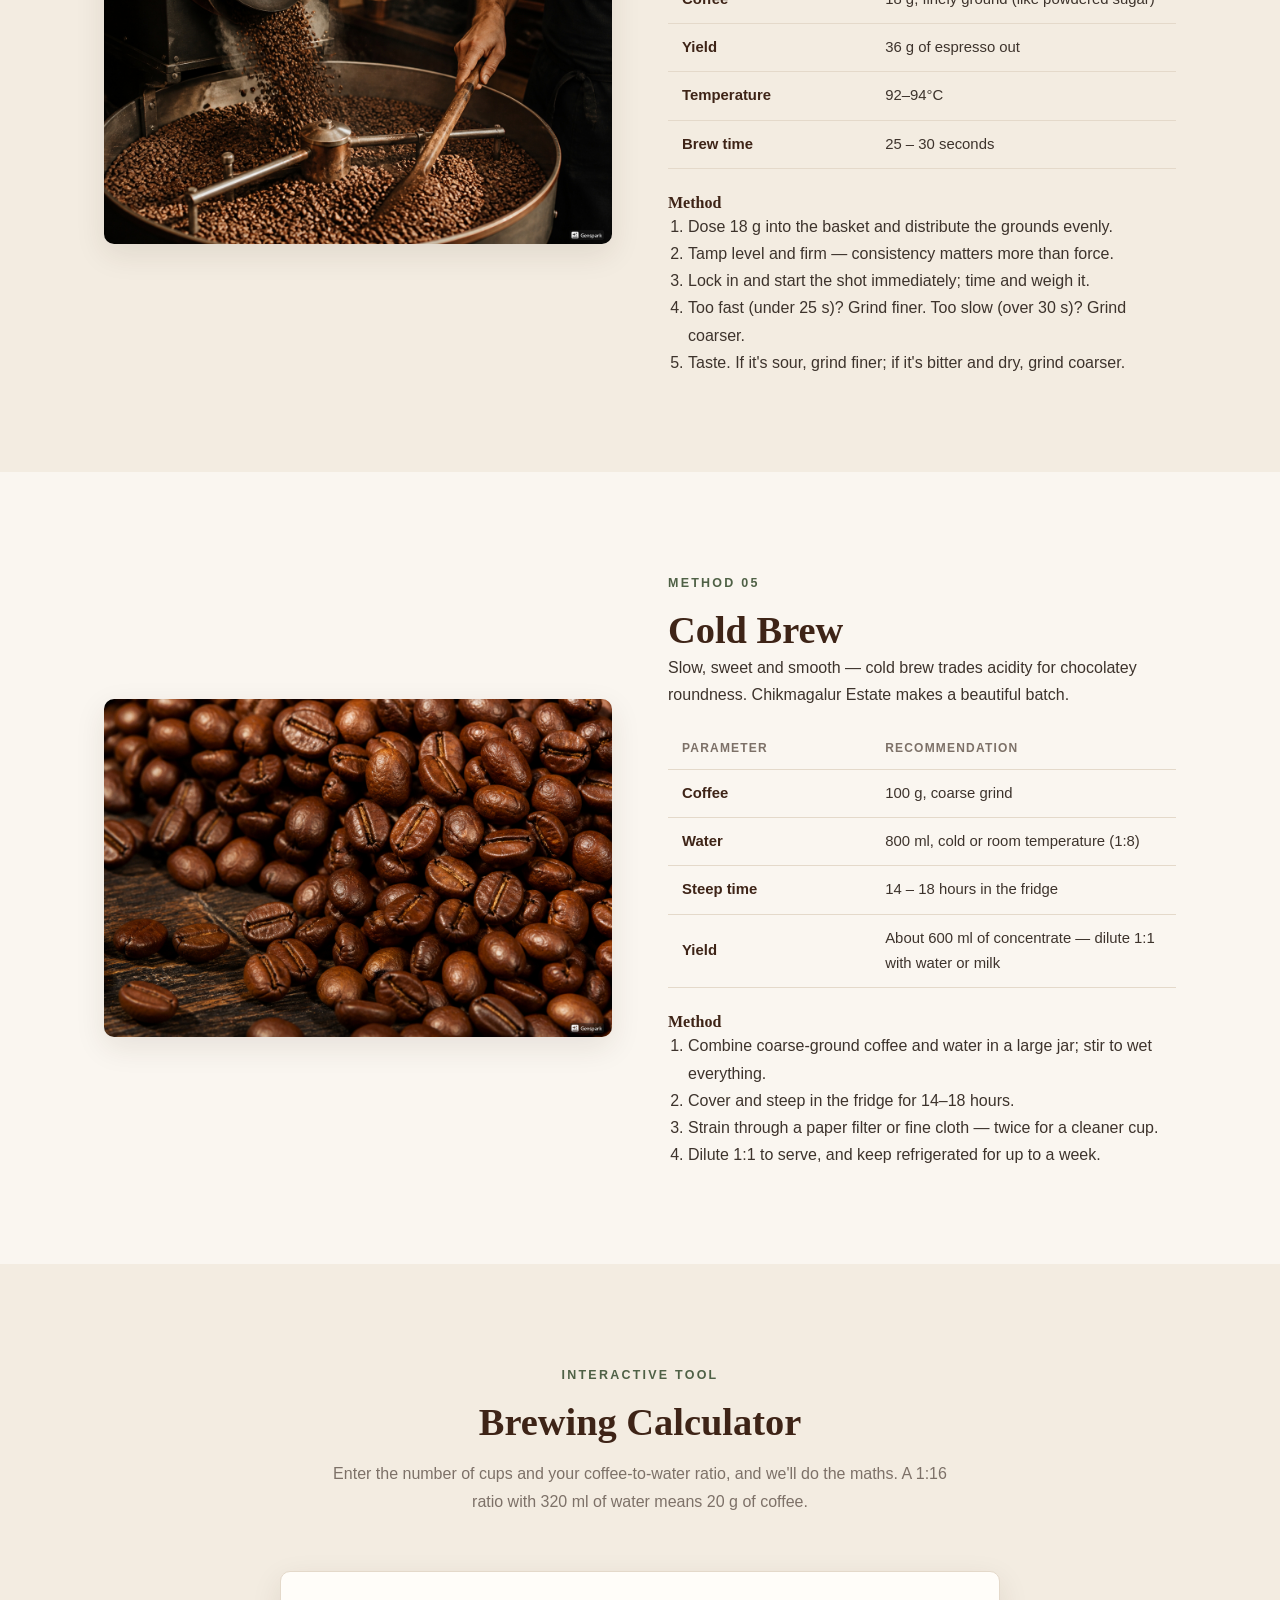
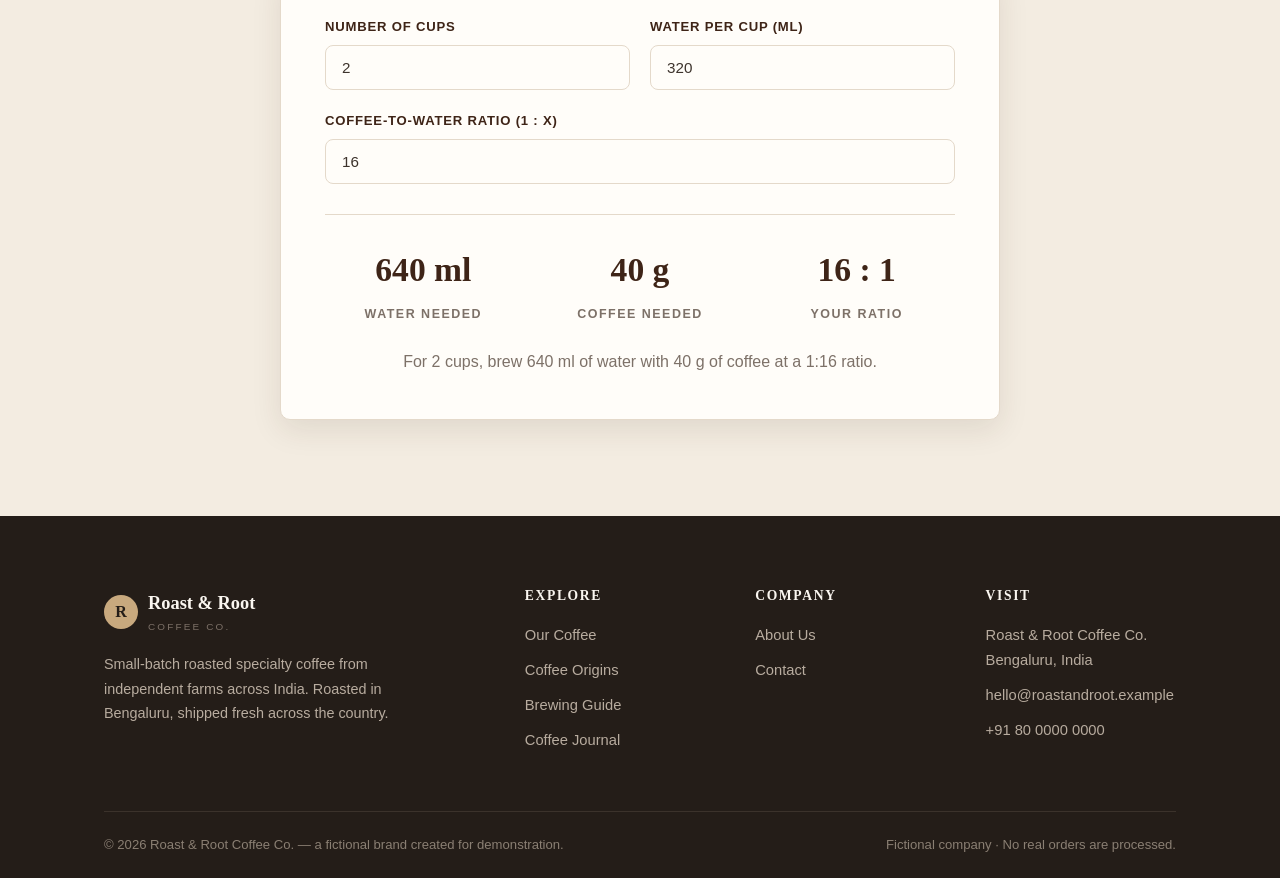
<file: brewing.html>
<!DOCTYPE html>
<html lang="en">
<head>
  <meta charset="UTF-8">
  <meta name="viewport" content="width=device-width, initial-scale=1.0">
  <link rel="stylesheet" href="css/style.css">
  <title>Brewing Guide — Roast &amp; Root Coffee Co.</title>
  <meta name="description" content="Learn to brew specialty coffee with Roast & Root Coffee Co.: pour over, French press, AeroPress, espresso and cold brew recipes, plus an interactive coffee calculator.">
</head>
<body>

  <!-- ===== HEADER & NAVIGATION ===== -->
  <header class="site-header">
    <div class="container">
      <a class="logo" href="index.html" aria-label="Roast &amp; Root Coffee Co. — Home">
        <span class="logo-mark" aria-hidden="true">R</span>
        <span>Roast &amp; Root <small>Coffee Co.</small></span>
      </a>
      <button class="nav-toggle" aria-label="Open navigation menu" aria-expanded="false" aria-controls="main-nav">
        <span></span><span></span><span></span>
      </button>
      <nav class="main-nav" id="main-nav" aria-label="Main navigation">
        <ul>
          <li><a href="index.html">Home</a></li>
          <li><a href="about.html">About</a></li>
          <li><a href="coffee.html">Coffee</a></li>
          <li><a href="origins.html">Origins</a></li>
          <li><a href="brewing.html" class="active">Brewing</a></li>
          <li><a href="journal.html">Journal</a></li>
          <li><a href="contact.html">Contact</a></li>
        </ul>
      </nav>
    </div>
  </header>

  <main>

    <!-- ===== PAGE BANNER ===== -->
    <section class="page-banner">
      <div class="container">
        <div class="overlay">
          <p class="eyebrow" style="color: var(--color-tan);">Brewing Guide</p>
          <h1>Brew It Like You Mean It</h1>
          <p>Five reliable recipes from our roastery bench — plus a calculator that scales any of them to your cup.</p>
        </div>
      </div>
    </section>

    <!-- ===== POUR OVER ===== -->
    <section class="section">
      <div class="container split">
        <div class="split-media reveal">
          <img src="images/pour-over.jpg" alt="A barista pouring hot water from a gooseneck kettle into a pour-over dripper">
        </div>
        <div class="reveal">
          <span class="eyebrow">Method 01</span>
          <h2>Pour Over</h2>
          <p>Pour over rewards patience with the cleanest, most aromatic cup. Best with our light roasts — Chikmagalur Estate or the Nilgiri lots.</p>
          <table class="recipe-table">
            <thead><tr><th>Parameter</th><th>Recommendation</th></tr></thead>
            <tbody>
              <tr><td>Coffee</td><td>18 g (for one ~300 ml cup)</td></tr>
              <tr><td>Water</td><td>300 ml at 93°C</td></tr>
              <tr><td>Grind size</td><td>Medium-fine, like coarse sand</td></tr>
              <tr><td>Brew time</td><td>3 – 3.5 minutes</td></tr>
            </tbody>
          </table>
          <h4>Method</h4>
          <ol>
            <li>Rinse the paper filter with hot water and discard the rinse water.</li>
            <li>Add 18 g of coffee, level the bed, and tare your scale to zero.</li>
            <li><strong>Bloom:</strong> pour 50 ml of water in a spiral, swirl gently, and wait 30–40 seconds.</li>
            <li>Pour the remaining water in slow, steady spirals to 300 ml, keeping the bed level.</li>
            <li>Let it drain fully (target 3–3.5 minutes), swirl the cup, and enjoy.</li>
          </ol>
        </div>
      </div>
    </section>

    <!-- ===== FRENCH PRESS ===== -->
    <section class="section section--alt">
      <div class="container split split--flip">
        <div class="split-media reveal">
          <img src="images/brewing-tools.jpg" alt="A french press among specialty coffee brewing tools arranged on cream linen">
        </div>
        <div class="reveal">
          <span class="eyebrow">Method 02</span>
          <h2>French Press</h2>
          <p>The most forgiving brewer there is — full immersion means full body and rich texture. Try it with Araku Valley Medium or Coorg Highlands.</p>
          <table class="recipe-table">
            <thead><tr><th>Parameter</th><th>Recommendation</th></tr></thead>
            <tbody>
              <tr><td>Coffee</td><td>30 g (for two cups, 1:15 ratio)</td></tr>
              <tr><td>Water</td><td>450 ml at 95°C</td></tr>
              <tr><td>Grind size</td><td>Coarse, like sea salt</td></tr>
              <tr><td>Brew time</td><td>4 minutes</td></tr>
            </tbody>
          </table>
          <h4>Method</h4>
          <ol>
            <li>Add coffee and all the water at once; stir gently to wet every ground.</li>
            <li>Rest 4 minutes with the lid on, plunger up.</li>
            <li>Break the crust with a spoon and skim the floating foam.</li>
            <li>Wait 3 more minutes, then press slowly — stopping at the surface of the coffee, not to the bottom.</li>
            <li>Pour immediately so it doesn't keep brewing in the beaker.</li>
          </ol>
        </div>
      </div>
    </section>

    <!-- ===== AEROPRESS ===== -->
    <section class="section">
      <div class="container split">
        <div class="split-media reveal">
          <img src="images/coffee-cup.jpg" alt="A ceramic cup of freshly brewed black filter coffee">
        </div>
        <div class="reveal">
          <span class="eyebrow">Method 03</span>
          <h2>AeroPress</h2>
          <p>Quick, portable and endlessly tweakable — the AeroPress is the roastery's favourite travel companion. Great with Coorg Sun-Dried.</p>
          <table class="recipe-table">
            <thead><tr><th>Parameter</th><th>Recommendation</th></tr></thead>
            <tbody>
              <tr><td>Coffee</td><td>15 g</td></tr>
              <tr><td>Water</td><td>220 ml at 90°C</td></tr>
              <tr><td>Grind size</td><td>Medium, like table salt</td></tr>
              <tr><td>Brew time</td><td>About 2 minutes</td></tr>
            </tbody>
          </table>
          <h4>Method</h4>
          <ol>
            <li>Set up the AeroPress inverted, add coffee and 220 ml of water, stir 3 times.</li>
            <li>Brew for 1 minute 30 seconds.</li>
            <li>Cap with the rinsed filter, flip carefully onto your cup, and press gently for 30 seconds.</li>
            <li>Stop at the hiss. Top up with a splash of hot water if you like a lighter cup.</li>
          </ol>
        </div>
      </div>
    </section>

    <!-- ===== ESPRESSO ===== -->
    <section class="section section--alt">
      <div class="container split split--flip">
        <div class="split-media reveal">
          <img src="images/roasting.jpg" alt="Freshly roasted beans suitable for espresso tumbling from a roaster">
        </div>
        <div class="reveal">
          <span class="eyebrow">Method 04</span>
          <h2>Espresso</h2>
          <p>Espresso is a controlled recipe, not a mystery. Start here and adjust one variable at a time. Use Bengaluru Dark or Coorg Highlands.</p>
          <table class="recipe-table">
            <thead><tr><th>Parameter</th><th>Recommendation</th></tr></thead>
            <tbody>
              <tr><td>Coffee</td><td>18 g, finely ground (like powdered sugar)</td></tr>
              <tr><td>Yield</td><td>36 g of espresso out</td></tr>
              <tr><td>Temperature</td><td>92–94°C</td></tr>
              <tr><td>Brew time</td><td>25 – 30 seconds</td></tr>
            </tbody>
          </table>
          <h4>Method</h4>
          <ol>
            <li>Dose 18 g into the basket and distribute the grounds evenly.</li>
            <li>Tamp level and firm — consistency matters more than force.</li>
            <li>Lock in and start the shot immediately; time and weigh it.</li>
            <li>Too fast (under 25 s)? Grind finer. Too slow (over 30 s)? Grind coarser.</li>
            <li>Taste. If it's sour, grind finer; if it's bitter and dry, grind coarser.</li>
          </ol>
        </div>
      </div>
    </section>

    <!-- ===== COLD BREW ===== -->
    <section class="section">
      <div class="container split">
        <div class="split-media reveal">
          <img src="images/coffee-beans.jpg" alt="Freshly roasted coffee beans ready for grinding into cold brew">
        </div>
        <div class="reveal">
          <span class="eyebrow">Method 05</span>
          <h2>Cold Brew</h2>
          <p>Slow, sweet and smooth — cold brew trades acidity for chocolatey roundness. Chikmagalur Estate makes a beautiful batch.</p>
          <table class="recipe-table">
            <thead><tr><th>Parameter</th><th>Recommendation</th></tr></thead>
            <tbody>
              <tr><td>Coffee</td><td>100 g, coarse grind</td></tr>
              <tr><td>Water</td><td>800 ml, cold or room temperature (1:8)</td></tr>
              <tr><td>Steep time</td><td>14 – 18 hours in the fridge</td></tr>
              <tr><td>Yield</td><td>About 600 ml of concentrate — dilute 1:1 with water or milk</td></tr>
            </tbody>
          </table>
          <h4>Method</h4>
          <ol>
            <li>Combine coarse-ground coffee and water in a large jar; stir to wet everything.</li>
            <li>Cover and steep in the fridge for 14–18 hours.</li>
            <li>Strain through a paper filter or fine cloth — twice for a cleaner cup.</li>
            <li>Dilute 1:1 to serve, and keep refrigerated for up to a week.</li>
          </ol>
        </div>
      </div>
    </section>

    <!-- ===== BREWING CALCULATOR ===== -->
    <section class="section section--alt">
      <div class="container">
        <div class="section-head reveal">
          <span class="eyebrow">Interactive Tool</span>
          <h2>Brewing Calculator</h2>
          <p>Enter the number of cups and your coffee-to-water ratio, and we'll do the maths. A 1:16 ratio with 320 ml of water means 20 g of coffee.</p>
        </div>

        <div class="calculator reveal" id="brew-calculator">
          <div class="calc-controls">
            <div class="form-field">
              <label for="calc-cups">Number of cups</label>
              <input type="number" id="calc-cups" min="1" max="12" step="1" value="2" inputmode="numeric">
            </div>
            <div class="form-field">
              <label for="calc-percup">Water per cup (ml)</label>
              <input type="number" id="calc-percup" min="50" max="750" step="10" value="320" inputmode="numeric">
            </div>
            <div class="form-field form-field--full">
              <label for="calc-ratio">Coffee-to-water ratio (1 : X)</label>
              <input type="number" id="calc-ratio" min="1" max="30" step="0.5" value="16" inputmode="decimal">
            </div>
          </div>
          <div class="calc-result">
            <div><span class="value" id="calc-result-water">640 ml</span><span class="label">Water needed</span></div>
            <div><span class="value" id="calc-result-coffee">40 g</span><span class="label">Coffee needed</span></div>
            <div><span class="value" id="calc-result-percup">16 : 1</span><span class="label">Your ratio</span></div>
          </div>
          <p id="calc-note" style="text-align: center; margin-top: 22px; color: var(--color-text-muted);">For 2 cups, brew 640 ml of water with 40 g of coffee at a 1:16 ratio.</p>
        </div>
      </div>
    </section>

  </main>

  <!-- ===== FOOTER ===== -->
  <footer class="site-footer">
    <div class="container">
      <div class="footer-grid">
        <div class="footer-brand">
          <a class="logo" href="index.html">
            <span class="logo-mark" aria-hidden="true">R</span>
            <span>Roast &amp; Root <small>Coffee Co.</small></span>
          </a>
          <p>Small-batch roasted specialty coffee from independent farms across India. Roasted in Bengaluru, shipped fresh across the country.</p>
        </div>
        <div>
          <h4>Explore</h4>
          <ul>
            <li><a href="coffee.html">Our Coffee</a></li>
            <li><a href="origins.html">Coffee Origins</a></li>
            <li><a href="brewing.html">Brewing Guide</a></li>
            <li><a href="journal.html">Coffee Journal</a></li>
          </ul>
        </div>
        <div>
          <h4>Company</h4>
          <ul>
            <li><a href="about.html">About Us</a></li>
            <li><a href="contact.html">Contact</a></li>
          </ul>
        </div>
        <div>
          <h4>Visit</h4>
          <ul>
            <li>Roast &amp; Root Coffee Co.<br>Bengaluru, India</li>
            <li><a href="mailto:hello@roastandroot.example">hello@roastandroot.example</a></li>
            <li>+91 80 0000 0000</li>
          </ul>
        </div>
      </div>
      <div class="footer-bottom">
        <span>© 2026 Roast &amp; Root Coffee Co. — a fictional brand created for demonstration.</span>
        <span>Fictional company · No real orders are processed.</span>
      </div>
    </div>
  </footer>

  <script src="js/script.js"></script>
</body>
</html>
</file>
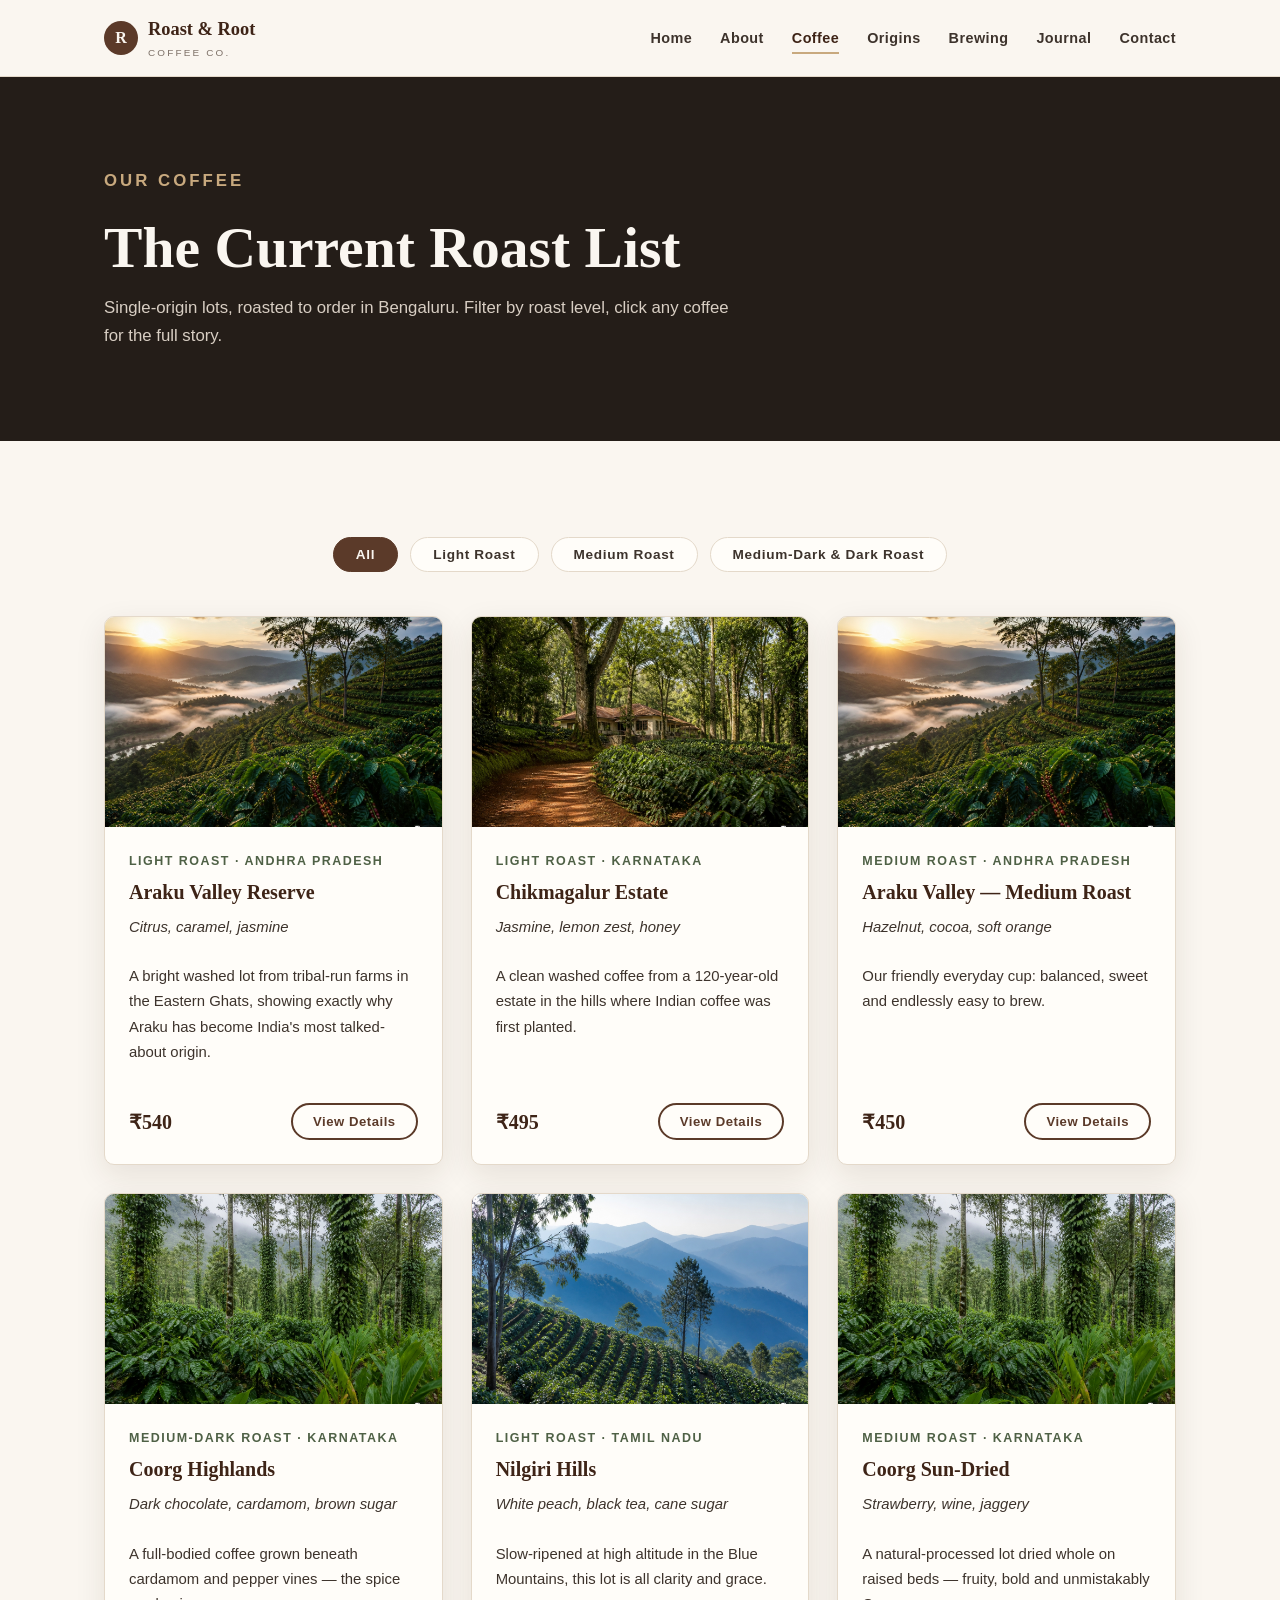
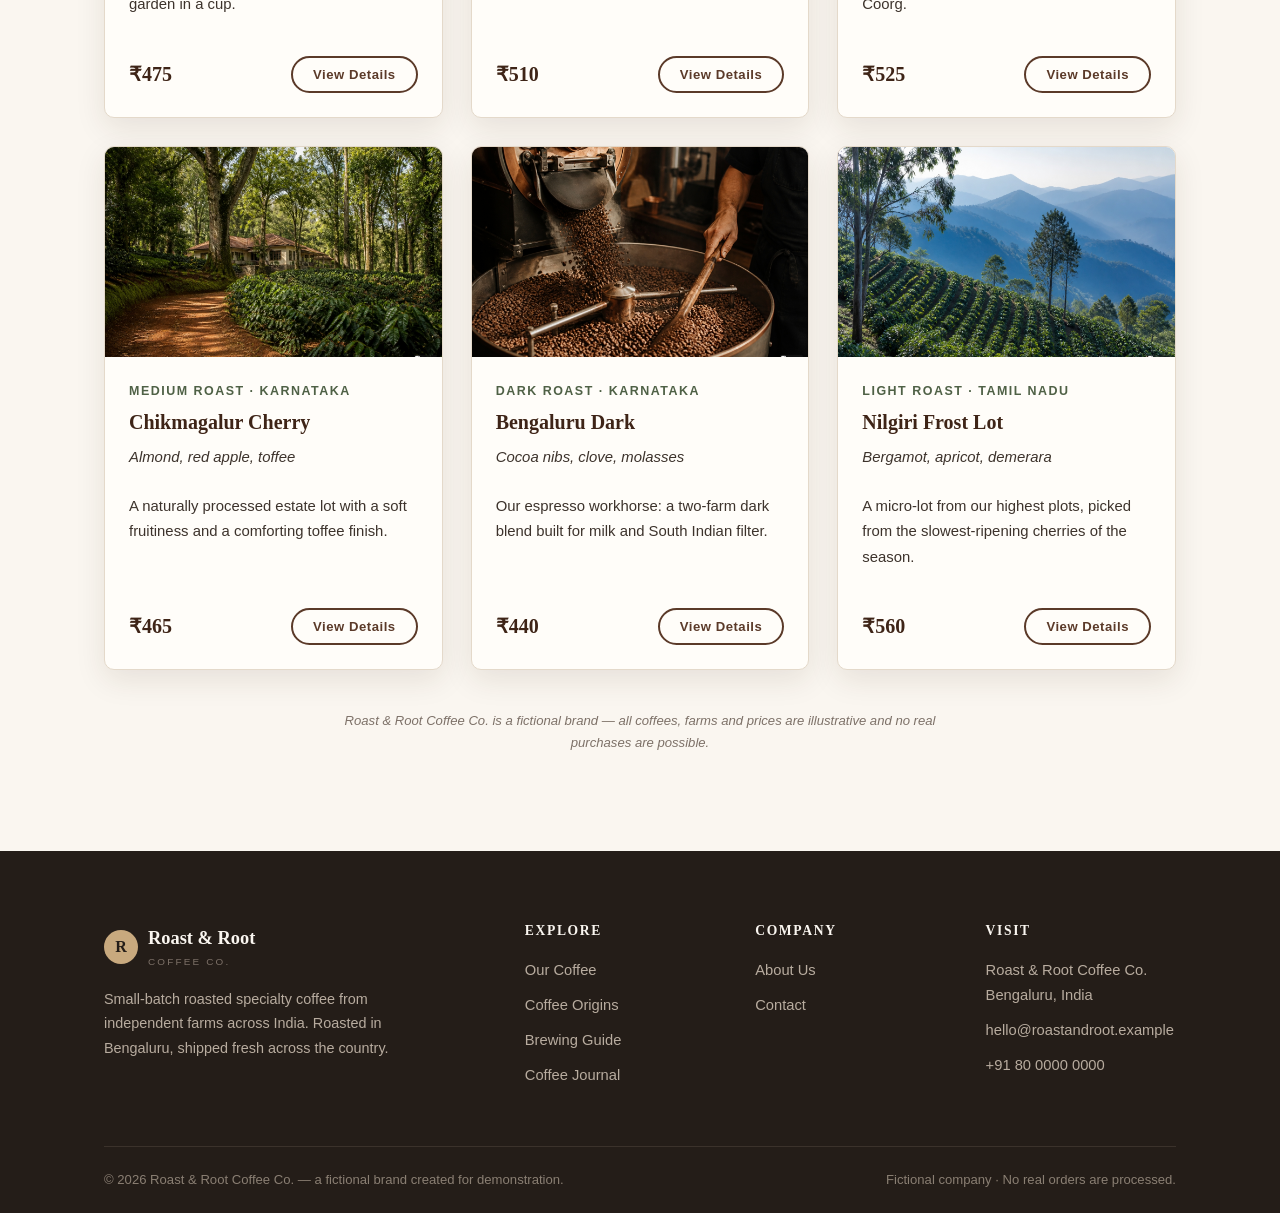
<file: coffee.html>
<!DOCTYPE html>
<html lang="en">
<head>
  <meta charset="UTF-8">
  <meta name="viewport" content="width=device-width, initial-scale=1.0">
  <link rel="stylesheet" href="css/style.css">
  <title>Our Coffee — Roast &amp; Root Coffee Co.</title>
  <meta name="description" content="Browse the full Roast & Root Coffee Co. catalogue: single-origin, small-batch roasted coffees from Araku Valley, Chikmagalur, Coorg and the Nilgiri Hills. Filter by roast level.">
</head>
<body>

  <!-- ===== HEADER & NAVIGATION ===== -->
  <header class="site-header">
    <div class="container">
      <a class="logo" href="index.html" aria-label="Roast &amp; Root Coffee Co. — Home">
        <span class="logo-mark" aria-hidden="true">R</span>
        <span>Roast &amp; Root <small>Coffee Co.</small></span>
      </a>
      <button class="nav-toggle" aria-label="Open navigation menu" aria-expanded="false" aria-controls="main-nav">
        <span></span><span></span><span></span>
      </button>
      <nav class="main-nav" id="main-nav" aria-label="Main navigation">
        <ul>
          <li><a href="index.html">Home</a></li>
          <li><a href="about.html">About</a></li>
          <li><a href="coffee.html" class="active">Coffee</a></li>
          <li><a href="origins.html">Origins</a></li>
          <li><a href="brewing.html">Brewing</a></li>
          <li><a href="journal.html">Journal</a></li>
          <li><a href="contact.html">Contact</a></li>
        </ul>
      </nav>
    </div>
  </header>

  <main>

    <!-- ===== PAGE BANNER ===== -->
    <section class="page-banner">
      <div class="container">
        <div class="overlay">
          <p class="eyebrow" style="color: var(--color-tan);">Our Coffee</p>
          <h1>The Current Roast List</h1>
          <p>Single-origin lots, roasted to order in Bengaluru. Filter by roast level, click any coffee for the full story.</p>
        </div>
      </div>
    </section>

    <!-- ===== CATALOGUE ===== -->
    <section class="section">
      <div class="container">

        <!-- Roast-level filter buttons (powered by JavaScript) -->
        <div class="filter-bar" role="group" aria-label="Filter coffees by roast level">
          <button class="filter-btn active" data-filter="all">All</button>
          <button class="filter-btn" data-filter="light">Light Roast</button>
          <button class="filter-btn" data-filter="medium">Medium Roast</button>
          <button class="filter-btn" data-filter="dark">Medium-Dark &amp; Dark Roast</button>
        </div>

        <div class="card-grid">

          <!-- Coffee 1 -->
          <article class="card coffee-card reveal" data-roast="light"
            data-name="Araku Valley Reserve" data-region="Araku Valley, Andhra Pradesh" data-price="₹540 / 250 g">
            <img src="images/araku-valley.jpg" alt="Terraced coffee farms high in the hills of Araku Valley">
            <div class="card-body">
              <span class="card-meta">Light Roast · Andhra Pradesh</span>
              <h3>Araku Valley Reserve</h3>
              <p class="card-notes">Citrus, caramel, jasmine</p>
              <p>A bright washed lot from tribal-run farms in the Eastern Ghats, showing exactly why Araku has become India's most talked-about origin.</p>
              <div class="card-footer">
                <span class="price">₹540</span>
                <button type="button" class="btn btn--ghost btn--small open-product">View Details</button>
              </div>
              <!-- Hidden full details shown in the modal -->
              <div class="modal-data" hidden>
                <img src="images/araku-valley.jpg" alt="Terraced coffee farms in Araku Valley">
                <ul class="spec-list">
                  <li><span>Origin</span><strong>Araku Valley, Andhra Pradesh</strong></li>
                  <li><span>Farm</span><strong>Galikonda Smallholder Collective</strong></li>
                  <li><span>Altitude</span><strong>1,100–1,300 m</strong></li>
                  <li><span>Roast level</span><strong>Light</strong></li>
                  <li><span>Process</span><strong>Washed</strong></li>
                  <li><span>Varietal</span><strong>S-795 &amp; Selection 9</strong></li>
                  <li><span>Flavour profile</span><strong>Bright, floral, tea-like body</strong></li>
                  <li><span>Best for</span><strong>Pour over, AeroPress</strong></li>
                </ul>
                <h4>Tasting Notes</h4>
                <p>Orange zest and white sugar up front, a jasmine lift in the aroma, and a soft caramel finish. Delicate and aromatic — best brewed as filter, not espresso.</p>
              </div>
            </div>
          </article>

          <!-- Coffee 2 -->
          <article class="card coffee-card reveal" data-roast="light"
            data-name="Chikmagalur Estate" data-region="Chikmagalur, Karnataka" data-price="₹495 / 250 g">
            <img src="images/chikmagalur.jpg" alt="A heritage coffee estate in Chikmagalur with shade trees and a tiled bungalow">
            <div class="card-body">
              <span class="card-meta">Light Roast · Karnataka</span>
              <h3>Chikmagalur Estate</h3>
              <p class="card-notes">Jasmine, lemon zest, honey</p>
              <p>A clean washed coffee from a 120-year-old estate in the hills where Indian coffee was first planted.</p>
              <div class="card-footer">
                <span class="price">₹495</span>
                <button type="button" class="btn btn--ghost btn--small open-product">View Details</button>
              </div>
              <div class="modal-data" hidden>
                <img src="images/chikmagalur.jpg" alt="Heritage coffee estate in Chikmagalur">
                <ul class="spec-list">
                  <li><span>Origin</span><strong>Chikmagalur, Karnataka</strong></li>
                  <li><span>Farm</span><strong>Serene Heights Estate</strong></li>
                  <li><span>Altitude</span><strong>1,250 m</strong></li>
                  <li><span>Roast level</span><strong>Light</strong></li>
                  <li><span>Process</span><strong>Washed</strong></li>
                  <li><span>Varietal</span><strong>SLN 795</strong></li>
                  <li><span>Flavour profile</span><strong>Crisp acidity, light body, honeyed sweetness</strong></li>
                  <li><span>Best for</span><strong>Pour over, cold brew</strong></li>
                </ul>
                <h4>Tasting Notes</h4>
                <p>Honeysuckle aroma, lemon-zest acidity and a long honey finish. This is the coffee we hand to people who say they don't drink black coffee — it converts them.</p>
              </div>
            </div>
          </article>

          <!-- Coffee 3 -->
          <article class="card coffee-card reveal" data-roast="medium"
            data-name="Araku Valley — Medium Roast" data-region="Araku Valley, Andhra Pradesh" data-price="₹450 / 250 g">
            <img src="images/araku-valley.jpg" alt="Misty morning over coffee farms in Araku Valley">
            <div class="card-body">
              <span class="card-meta">Medium Roast · Andhra Pradesh</span>
              <h3>Araku Valley — Medium Roast</h3>
              <p class="card-notes">Hazelnut, cocoa, soft orange</p>
              <p>Our friendly everyday cup: balanced, sweet and endlessly easy to brew.</p>
              <div class="card-footer">
                <span class="price">₹450</span>
                <button type="button" class="btn btn--ghost btn--small open-product">View Details</button>
              </div>
              <div class="modal-data" hidden>
                <img src="images/araku-valley.jpg" alt="Coffee farms in Araku Valley">
                <ul class="spec-list">
                  <li><span>Origin</span><strong>Araku Valley, Andhra Pradesh</strong></li>
                  <li><span>Farm</span><strong>Multiple smallholder farms, Borrakampadu cluster</strong></li>
                  <li><span>Altitude</span><strong>900–1,200 m</strong></li>
                  <li><span>Roast level</span><strong>Medium</strong></li>
                  <li><span>Process</span><strong>Washed</strong></li>
                  <li><span>Varietal</span><strong>S-795</strong></li>
                  <li><span>Flavour profile</span><strong>Balanced, round, gentle sweetness</strong></li>
                  <li><span>Best for</span><strong>French press, AeroPress, espresso</strong></li>
                </ul>
                <h4>Tasting Notes</h4>
                <p>Roasted hazelnut and milk chocolate with a whisper of orange. Forgiving across almost every brewing method — the bag we recommend to first-timers.</p>
              </div>
            </div>
          </article>

          <!-- Coffee 4 -->
          <article class="card coffee-card reveal" data-roast="dark"
            data-name="Coorg Highlands" data-region="Coorg, Karnataka" data-price="₹475 / 250 g">
            <img src="images/coorg.jpg" alt="Coffee plants growing beneath spice vines in monsoon-washed Coorg">
            <div class="card-body">
              <span class="card-meta">Medium-Dark Roast · Karnataka</span>
              <h3>Coorg Highlands</h3>
              <p class="card-notes">Dark chocolate, cardamom, brown sugar</p>
              <p>A full-bodied coffee grown beneath cardamom and pepper vines — the spice garden in a cup.</p>
              <div class="card-footer">
                <span class="price">₹475</span>
                <button type="button" class="btn btn--ghost btn--small open-product">View Details</button>
              </div>
              <div class="modal-data" hidden>
                <img src="images/coorg.jpg" alt="Coffee plantation in Coorg">
                <ul class="spec-list">
                  <li><span>Origin</span><strong>Coorg (Kodagu), Karnataka</strong></li>
                  <li><span>Farm</span><strong>Monsoon Canopy Estate</strong></li>
                  <li><span>Altitude</span><strong>1,050 m</strong></li>
                  <li><span>Roast level</span><strong>Medium-Dark</strong></li>
                  <li><span>Process</span><strong>Washed</strong></li>
                  <li><span>Varietal</span><strong>Robusta (fine cup) &amp; S-795 blend</strong></li>
                  <li><span>Flavour profile</span><strong>Heavy body, low acidity, bittersweet cocoa</strong></li>
                  <li><span>Best for</span><strong>Espresso, French press, moka pot</strong></li>
                </ul>
                <h4>Tasting Notes</h4>
                <p>Dark chocolate and brown sugar, with a cardamom warmth that lingers. Cuts through milk beautifully — our house pick for cappuccino and South Indian filter.</p>
              </div>
            </div>
          </article>

          <!-- Coffee 5 -->
          <article class="card coffee-card reveal" data-roast="light"
            data-name="Nilgiri Hills" data-region="Nilgiri Hills, Tamil Nadu" data-price="₹510 / 250 g">
            <img src="images/nilgiri-hills.jpg" alt="High-altitude coffee gardens on the slopes of the Nilgiri Hills">
            <div class="card-body">
              <span class="card-meta">Light Roast · Tamil Nadu</span>
              <h3>Nilgiri Hills</h3>
              <p class="card-notes">White peach, black tea, cane sugar</p>
              <p>Slow-ripened at high altitude in the Blue Mountains, this lot is all clarity and grace.</p>
              <div class="card-footer">
                <span class="price">₹510</span>
                <button type="button" class="btn btn--ghost btn--small open-product">View Details</button>
              </div>
              <div class="modal-data" hidden>
                <img src="images/nilgiri-hills.jpg" alt="Coffee gardens in the Nilgiri Hills">
                <ul class="spec-list">
                  <li><span>Origin</span><strong>Nilgiri Hills, Tamil Nadu</strong></li>
                  <li><span>Farm</span><strong>Kotagiri Ridge Smallholders</strong></li>
                  <li><span>Altitude</span><strong>1,500–1,800 m</strong></li>
                  <li><span>Roast level</span><strong>Light</strong></li>
                  <li><span>Process</span><strong>Honey</strong></li>
                  <li><span>Varietal</span><strong>SLN 9</strong></li>
                  <li><span>Flavour profile</span><strong>Delicate, aromatic, silky body</strong></li>
                  <li><span>Best for</span><strong>Pour over</strong></li>
                </ul>
                <h4>Tasting Notes</h4>
                <p>White peach and cane sugar with a black-tea finish. The honey process adds a silky texture without weighing down its high-mountain brightness.</p>
              </div>
            </div>
          </article>

          <!-- Coffee 6 -->
          <article class="card coffee-card reveal" data-roast="medium"
            data-name="Coorg Sun-Dried" data-region="Coorg, Karnataka" data-price="₹525 / 250 g">
            <img src="images/coorg.jpg" alt="Sun-drying coffee under the canopy in Coorg">
            <div class="card-body">
              <span class="card-meta">Medium Roast · Karnataka</span>
              <h3>Coorg Sun-Dried</h3>
              <p class="card-notes">Strawberry, wine, jaggery</p>
              <p>A natural-processed lot dried whole on raised beds — fruity, bold and unmistakably Coorg.</p>
              <div class="card-footer">
                <span class="price">₹525</span>
                <button type="button" class="btn btn--ghost btn--small open-product">View Details</button>
              </div>
              <div class="modal-data" hidden>
                <img src="images/coorg.jpg" alt="Coffee drying in Coorg">
                <ul class="spec-list">
                  <li><span>Origin</span><strong>Coorg (Kodagu), Karnataka</strong></li>
                  <li><span>Farm</span><strong>Monsoon Canopy Estate — natural lot</strong></li>
                  <li><span>Altitude</span><strong>1,000 m</strong></li>
                  <li><span>Roast level</span><strong>Medium</strong></li>
                  <li><span>Process</span><strong>Natural (sun-dried)</strong></li>
                  <li><span>Varietal</span><strong>S-795</strong></li>
                  <li><span>Flavour profile</span><strong>Fruity, winey, syrupy body</strong></li>
                  <li><span>Best for</span><strong>AeroPress, pour over</strong></li>
                </ul>
                <h4>Tasting Notes</h4>
                <p>Ripe strawberry and a winey ferment, settling into dark jaggery sweetness. A limited seasonal lot — when it's gone, it's gone until next harvest.</p>
              </div>
            </div>
          </article>

          <!-- Coffee 7 -->
          <article class="card coffee-card reveal" data-roast="medium"
            data-name="Chikmagalur Cherry" data-region="Chikmagalur, Karnataka" data-price="₹465 / 250 g">
            <img src="images/chikmagalur.jpg" alt="Coffee plants on a Chikmagalur estate">
            <div class="card-body">
              <span class="card-meta">Medium Roast · Karnataka</span>
              <h3>Chikmagalur Cherry</h3>
              <p class="card-notes">Almond, red apple, toffee</p>
              <p>A naturally processed estate lot with a soft fruitiness and a comforting toffee finish.</p>
              <div class="card-footer">
                <span class="price">₹465</span>
                <button type="button" class="btn btn--ghost btn--small open-product">View Details</button>
              </div>
              <div class="modal-data" hidden>
                <img src="images/chikmagalur.jpg" alt="Coffee estate in Chikmagalur">
                <ul class="spec-list">
                  <li><span>Origin</span><strong>Chikmagalur, Karnataka</strong></li>
                  <li><span>Farm</span><strong>Serene Heights Estate — cherry lot</strong></li>
                  <li><span>Altitude</span><strong>1,150 m</strong></li>
                  <li><span>Roast level</span><strong>Medium</strong></li>
                  <li><span>Process</span><strong>Natural (cherry-dried)</strong></li>
                  <li><span>Varietal</span><strong>SLN 795</strong></li>
                  <li><span>Flavour profile</span><strong>Gentle fruit, medium body, sweet finish</strong></li>
                  <li><span>Best for</span><strong>French press, pour over</strong></li>
                </ul>
                <h4>Tasting Notes</h4>
                <p>Red apple and toasted almond with a toffee-sweet close. A gentle introduction to natural-processed Indian coffee.</p>
              </div>
            </div>
          </article>

          <!-- Coffee 8 -->
          <article class="card coffee-card reveal" data-roast="dark"
            data-name="Bengaluru Dark" data-region="Chikmagalur &amp; Coorg, Karnataka" data-price="₹440 / 250 g">
            <img src="images/roasting.jpg" alt="Dark roasted coffee beans in a roaster's cooling tray">
            <div class="card-body">
              <span class="card-meta">Dark Roast · Karnataka</span>
              <h3>Bengaluru Dark</h3>
              <p class="card-notes">Cocoa nibs, clove, molasses</p>
              <p>Our espresso workhorse: a two-farm dark blend built for milk and South Indian filter.</p>
              <div class="card-footer">
                <span class="price">₹440</span>
                <button type="button" class="btn btn--ghost btn--small open-product">View Details</button>
              </div>
              <div class="modal-data" hidden>
                <img src="images/roasting.jpg" alt="Dark roasted coffee beans">
                <ul class="spec-list">
                  <li><span>Origin</span><strong>Chikmagalur &amp; Coorg, Karnataka</strong></li>
                  <li><span>Farms</span><strong>Serene Heights Estate + Monsoon Canopy Estate</strong></li>
                  <li><span>Altitude</span><strong>1,000–1,200 m</strong></li>
                  <li><span>Roast level</span><strong>Dark</strong></li>
                  <li><span>Process</span><strong>Washed</strong></li>
                  <li><span>Varietal</span><strong>S-795 &amp; fine-cup Robusta</strong></li>
                  <li><span>Flavour profile</span><strong>Bold, heavy, bittersweet — minimal acidity</strong></li>
                  <li><span>Best for</span><strong>Espresso, moka pot, South Indian filter</strong></li>
                </ul>
                <h4>Tasting Notes</h4>
                <p>Cocoa nib and clove with a molasses depth that stands up to milk and chicory-style brewing. The coffee our café partners pull all day long.</p>
              </div>
            </div>
          </article>

          <!-- Coffee 9 -->
          <article class="card coffee-card reveal" data-roast="light"
            data-name="Nilgiri Frost Lot" data-region="Nilgiri Hills, Tamil Nadu" data-price="₹560 / 250 g">
            <img src="images/nilgiri-hills.jpg" alt="Morning haze over high-altitude coffee gardens in the Nilgiri Hills">
            <div class="card-body">
              <span class="card-meta">Light Roast · Tamil Nadu</span>
              <h3>Nilgiri Frost Lot</h3>
              <p class="card-notes">Bergamot, apricot, demerara</p>
              <p>A micro-lot from our highest plots, picked from the slowest-ripening cherries of the season.</p>
              <div class="card-footer">
                <span class="price">₹560</span>
                <button type="button" class="btn btn--ghost btn--small open-product">View Details</button>
              </div>
              <div class="modal-data" hidden>
                <img src="images/nilgiri-hills.jpg" alt="Nilgiri Hills coffee gardens">
                <ul class="spec-list">
                  <li><span>Origin</span><strong>Nilgiri Hills, Tamil Nadu</strong></li>
                  <li><span>Farm</span><strong>Kotagiri Ridge Smallholders — summit plots</strong></li>
                  <li><span>Altitude</span><strong>1,750–1,800 m</strong></li>
                  <li><span>Roast level</span><strong>Light</strong></li>
                  <li><span>Process</span><strong>Washed, slow-dried</strong></li>
                  <li><span>Varietal</span><strong>SLN 9</strong></li>
                  <li><span>Flavour profile</span><strong>Complex, aromatic, crystal-clean finish</strong></li>
                  <li><span>Best for</span><strong>Pour over</strong></li>
                </ul>
                <h4>Tasting Notes</h4>
                <p>Bergamot perfume, apricot sweetness and a demerara finish. Fifty kilos per harvest, cupped and profiled individually. Our rarest release.</p>
              </div>
            </div>
          </article>

        </div>

        <p class="fictional-note">Roast &amp; Root Coffee Co. is a fictional brand — all coffees, farms and prices are illustrative and no real purchases are possible.</p>
      </div>
    </section>

    <!-- ===== PRODUCT DETAIL MODAL (single shared modal, filled by JavaScript) ===== -->
    <div class="modal" id="product-modal" role="dialog" aria-modal="true" aria-labelledby="pm-title">
      <div class="modal-backdrop"></div>
      <div class="modal-content">
        <button type="button" class="modal-close" aria-label="Close product details">✕</button>
        <span class="eyebrow" id="pm-region">Region</span>
        <h3 id="pm-title">Coffee Name</h3>
        <div id="pm-body"><!-- full details injected by JavaScript --></div>
        <p class="modal-meta"><strong id="pm-price">₹000</strong> · 250 g whole beans, roasted to order</p>
      </div>
    </div>

  </main>

  <!-- ===== FOOTER ===== -->
  <footer class="site-footer">
    <div class="container">
      <div class="footer-grid">
        <div class="footer-brand">
          <a class="logo" href="index.html">
            <span class="logo-mark" aria-hidden="true">R</span>
            <span>Roast &amp; Root <small>Coffee Co.</small></span>
          </a>
          <p>Small-batch roasted specialty coffee from independent farms across India. Roasted in Bengaluru, shipped fresh across the country.</p>
        </div>
        <div>
          <h4>Explore</h4>
          <ul>
            <li><a href="coffee.html">Our Coffee</a></li>
            <li><a href="origins.html">Coffee Origins</a></li>
            <li><a href="brewing.html">Brewing Guide</a></li>
            <li><a href="journal.html">Coffee Journal</a></li>
          </ul>
        </div>
        <div>
          <h4>Company</h4>
          <ul>
            <li><a href="about.html">About Us</a></li>
            <li><a href="contact.html">Contact</a></li>
          </ul>
        </div>
        <div>
          <h4>Visit</h4>
          <ul>
            <li>Roast &amp; Root Coffee Co.<br>Bengaluru, India</li>
            <li><a href="mailto:hello@roastandroot.example">hello@roastandroot.example</a></li>
            <li>+91 80 0000 0000</li>
          </ul>
        </div>
      </div>
      <div class="footer-bottom">
        <span>© 2026 Roast &amp; Root Coffee Co. — a fictional brand created for demonstration.</span>
        <span>Fictional company · No real orders are processed.</span>
      </div>
    </div>
  </footer>

  <script src="js/script.js"></script>
</body>
</html>
</file>
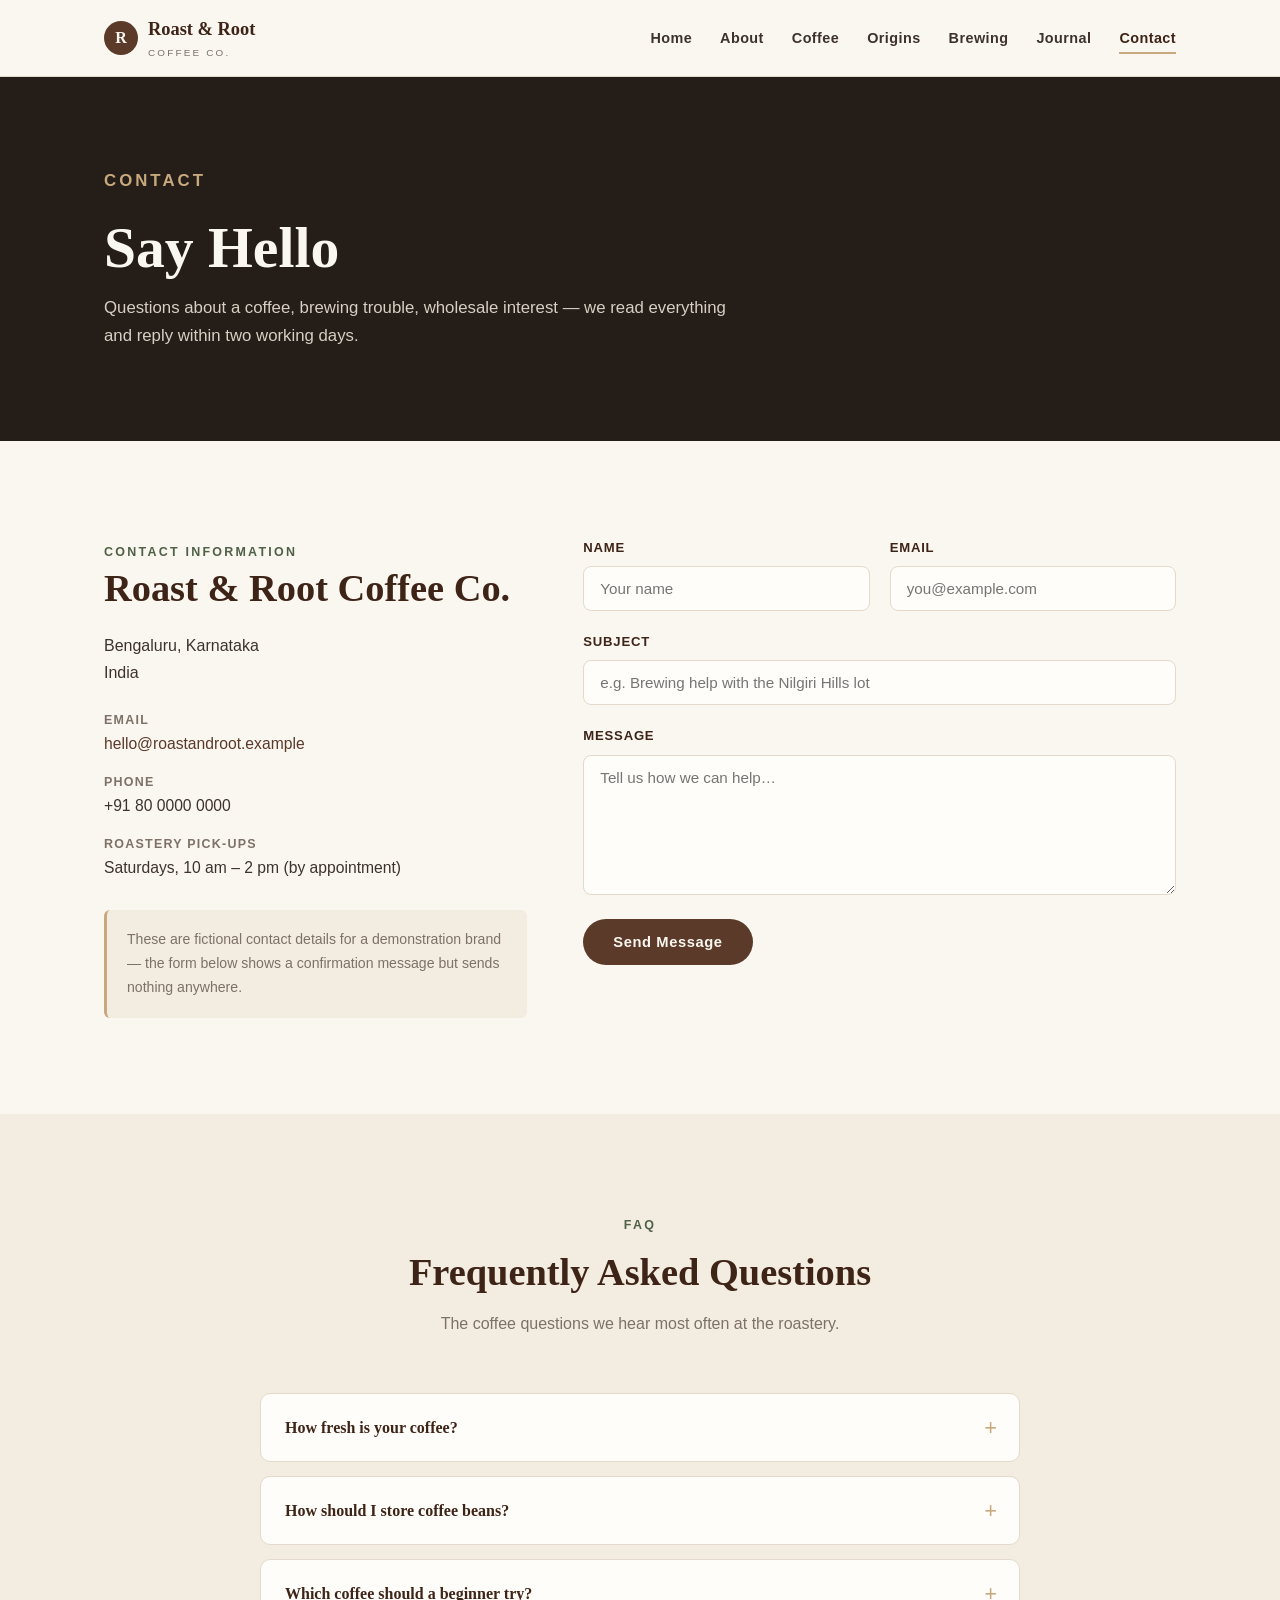
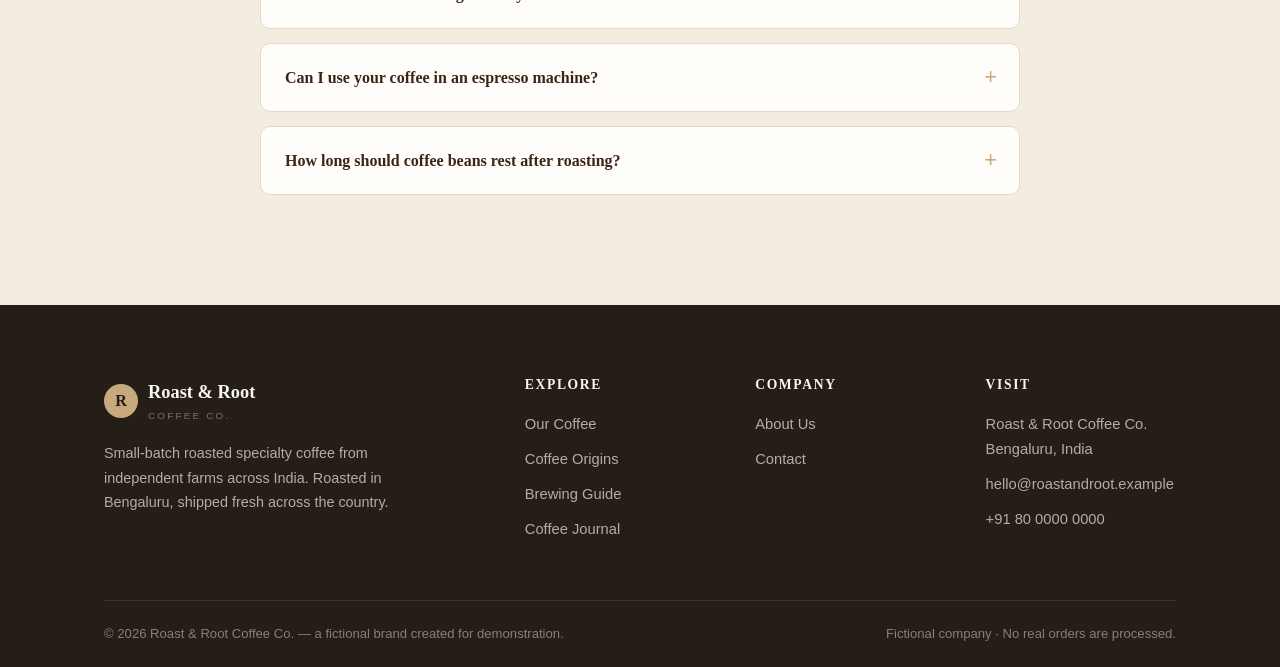
<file: contact.html>
<!DOCTYPE html>
<html lang="en">
<head>
  <meta charset="UTF-8">
  <meta name="viewport" content="width=device-width, initial-scale=1.0">
  <link rel="stylesheet" href="css/style.css">
  <title>Contact — Roast &amp; Root Coffee Co.</title>
  <meta name="description" content="Contact Roast &amp; Root Coffee Co. in Bengaluru, India — questions about our coffee, brewing help, wholesale enquiries and coffee FAQs.">
</head>
<body>

  <!-- ===== HEADER & NAVIGATION ===== -->
  <header class="site-header">
    <div class="container">
      <a class="logo" href="index.html" aria-label="Roast &amp; Root Coffee Co. — Home">
        <span class="logo-mark" aria-hidden="true">R</span>
        <span>Roast &amp; Root <small>Coffee Co.</small></span>
      </a>
      <button class="nav-toggle" aria-label="Open navigation menu" aria-expanded="false" aria-controls="main-nav">
        <span></span><span></span><span></span>
      </button>
      <nav class="main-nav" id="main-nav" aria-label="Main navigation">
        <ul>
          <li><a href="index.html">Home</a></li>
          <li><a href="about.html">About</a></li>
          <li><a href="coffee.html">Coffee</a></li>
          <li><a href="origins.html">Origins</a></li>
          <li><a href="brewing.html">Brewing</a></li>
          <li><a href="journal.html">Journal</a></li>
          <li><a href="contact.html" class="active">Contact</a></li>
        </ul>
      </nav>
    </div>
  </header>

  <main>

    <!-- ===== PAGE BANNER ===== -->
    <section class="page-banner">
      <div class="container">
        <div class="overlay">
          <p class="eyebrow" style="color: var(--color-tan);">Contact</p>
          <h1>Say Hello</h1>
          <p>Questions about a coffee, brewing trouble, wholesale interest — we read everything and reply within two working days.</p>
        </div>
      </div>
    </section>

    <!-- ===== CONTACT INFO + FORM ===== -->
    <section class="section">
      <div class="container contact-grid">

        <!-- Contact information -->
        <div class="contact-info reveal">
          <span class="eyebrow">Contact Information</span>
          <h2>Roast &amp; Root Coffee Co.</h2>
          <address>
            Bengaluru, Karnataka<br>
            India
          </address>
          <ul class="contact-lines">
            <li><strong>Email</strong><a href="mailto:hello@roastandroot.example">hello@roastandroot.example</a></li>
            <li><strong>Phone</strong>+91 80 0000 0000</li>
            <li><strong>Roastery pick-ups</strong>Saturdays, 10 am – 2 pm (by appointment)</li>
          </ul>
          <p class="contact-note">These are fictional contact details for a demonstration brand — the form below shows a confirmation message but sends nothing anywhere.</p>
        </div>

        <!-- Contact form -->
        <div class="reveal">
          <form id="contact-form" novalidate>
            <div class="form-grid">
              <div class="form-field">
                <label for="contact-name">Name</label>
                <input type="text" id="contact-name" name="name" autocomplete="name" placeholder="Your name">
                <p class="error-msg" role="alert"></p>
              </div>
              <div class="form-field">
                <label for="contact-email">Email</label>
                <input type="email" id="contact-email" name="email" autocomplete="email" placeholder="you@example.com">
                <p class="error-msg" role="alert"></p>
              </div>
              <div class="form-field form-field--full">
                <label for="contact-subject">Subject</label>
                <input type="text" id="contact-subject" name="subject" placeholder="e.g. Brewing help with the Nilgiri Hills lot">
                <p class="error-msg" role="alert"></p>
              </div>
              <div class="form-field form-field--full">
                <label for="contact-message">Message</label>
                <textarea id="contact-message" name="message" placeholder="Tell us how we can help…"></textarea>
                <p class="error-msg" role="alert"></p>
              </div>
            </div>
            <button type="submit" class="btn btn--primary" style="margin-top: 24px;">Send Message</button>
            <div class="form-success" id="form-success" role="status">
              ☕ Thank you — your message has been received (well, it would be, if this were a real form!). We reply within two working days.
            </div>
          </form>
        </div>

      </div>
    </section>

    <!-- ===== FAQ ===== -->
    <section class="section section--alt">
      <div class="container">
        <div class="section-head reveal">
          <span class="eyebrow">FAQ</span>
          <h2>Frequently Asked Questions</h2>
          <p>The coffee questions we hear most often at the roastery.</p>
        </div>
        <div class="faq-list reveal">
          <details>
            <summary>How fresh is your coffee?</summary>
            <p>Every bag is roasted to order and shipped within one working day of the roast. The roast date is printed on every bag — look for it near the bottom. We recommend brewing filter coffees between day 5 and day 21 after roast, when aromatics peak.</p>
          </details>
          <details>
            <summary>How should I store coffee beans?</summary>
            <p>Keep the beans in their original sealed bag (or an airtight container) at room temperature, away from light and moisture. Don't refrigerate — coffee absorbs fridge odours and condensation stales it faster. Buy the amount you'll finish in two to three weeks, and grind just before brewing.</p>
          </details>
          <details>
            <summary>Which coffee should a beginner try?</summary>
            <p>Start with Araku Valley — Medium Roast. It's balanced, forgiving across brewing methods, and sweet with milk or without. If you prefer your coffee bright and black, step up to Chikmagalur Estate — Light Roast once you're comfortable.</p>
          </details>
          <details>
            <summary>Can I use your coffee in an espresso machine?</summary>
            <p>Yes — two of our coffees are built for it. Bengaluru Dark (Dark Roast) and Coorg Highlands (Medium-Dark) both pull well as espresso and stand up to milk. Lighter filter roasts can be pulled as espresso too, but they'll taste brighter and take grind adjustment — our Brewing page has the full starting recipe.</p>
          </details>
          <details>
            <summary>How long should coffee beans rest after roasting?</summary>
            <p>Freshly roasted coffee vents CO₂ for a few days, which makes early brews uneven. Rest filter roasts 4–7 days; rest dark espresso roasts 7–10 days for the most stable shots. After roughly three weeks, drink up — aroma slowly fades from there.</p>
          </details>
        </div>
      </div>
    </section>

  </main>

  <!-- ===== FOOTER ===== -->
  <footer class="site-footer">
    <div class="container">
      <div class="footer-grid">
        <div class="footer-brand">
          <a class="logo" href="index.html">
            <span class="logo-mark" aria-hidden="true">R</span>
            <span>Roast &amp; Root <small>Coffee Co.</small></span>
          </a>
          <p>Small-batch roasted specialty coffee from independent farms across India. Roasted in Bengaluru, shipped fresh across the country.</p>
        </div>
        <div>
          <h4>Explore</h4>
          <ul>
            <li><a href="coffee.html">Our Coffee</a></li>
            <li><a href="origins.html">Coffee Origins</a></li>
            <li><a href="brewing.html">Brewing Guide</a></li>
            <li><a href="journal.html">Coffee Journal</a></li>
          </ul>
        </div>
        <div>
          <h4>Company</h4>
          <ul>
            <li><a href="about.html">About Us</a></li>
            <li><a href="contact.html">Contact</a></li>
          </ul>
        </div>
        <div>
          <h4>Visit</h4>
          <ul>
            <li>Roast &amp; Root Coffee Co.<br>Bengaluru, India</li>
            <li><a href="mailto:hello@roastandroot.example">hello@roastandroot.example</a></li>
            <li>+91 80 0000 0000</li>
          </ul>
        </div>
      </div>
      <div class="footer-bottom">
        <span>© 2026 Roast &amp; Root Coffee Co. — a fictional brand created for demonstration.</span>
        <span>Fictional company · No real orders are processed.</span>
      </div>
    </div>
  </footer>

  <script src="js/script.js"></script>
</body>
</html>
</file>
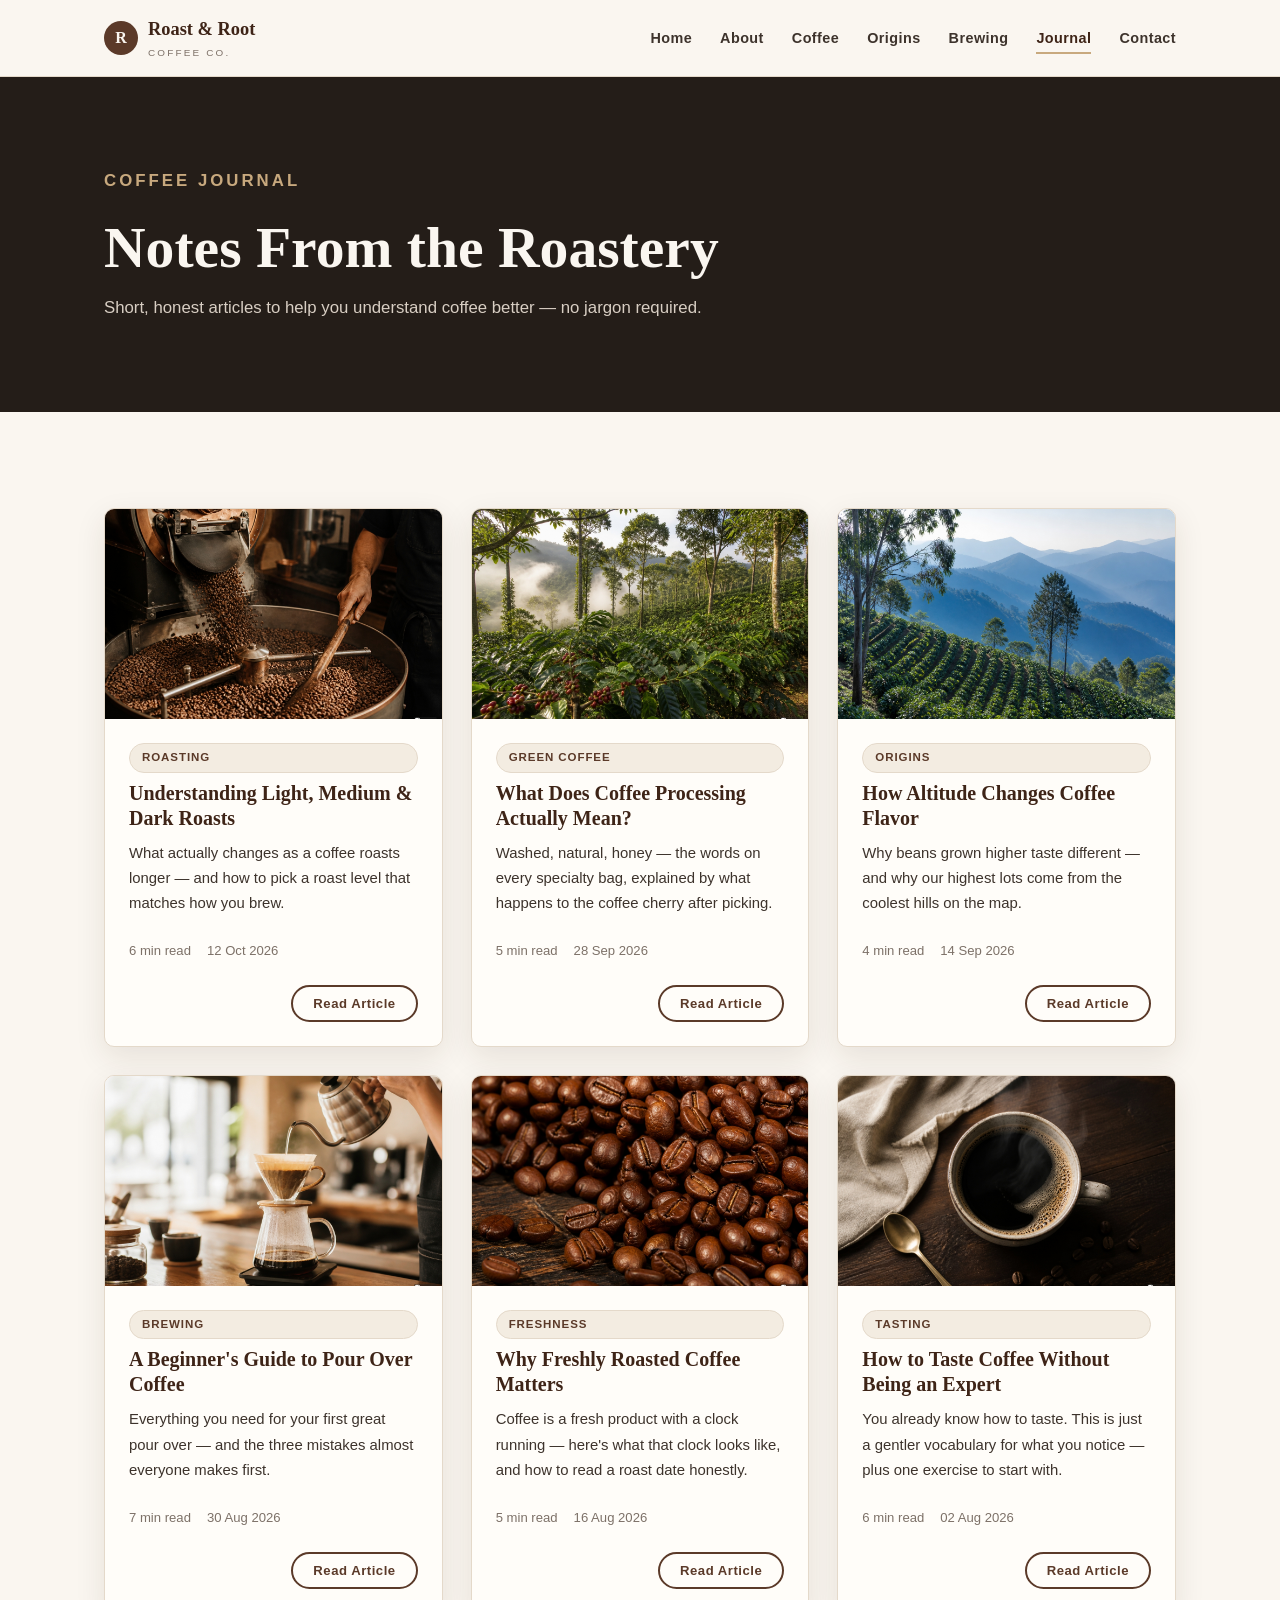
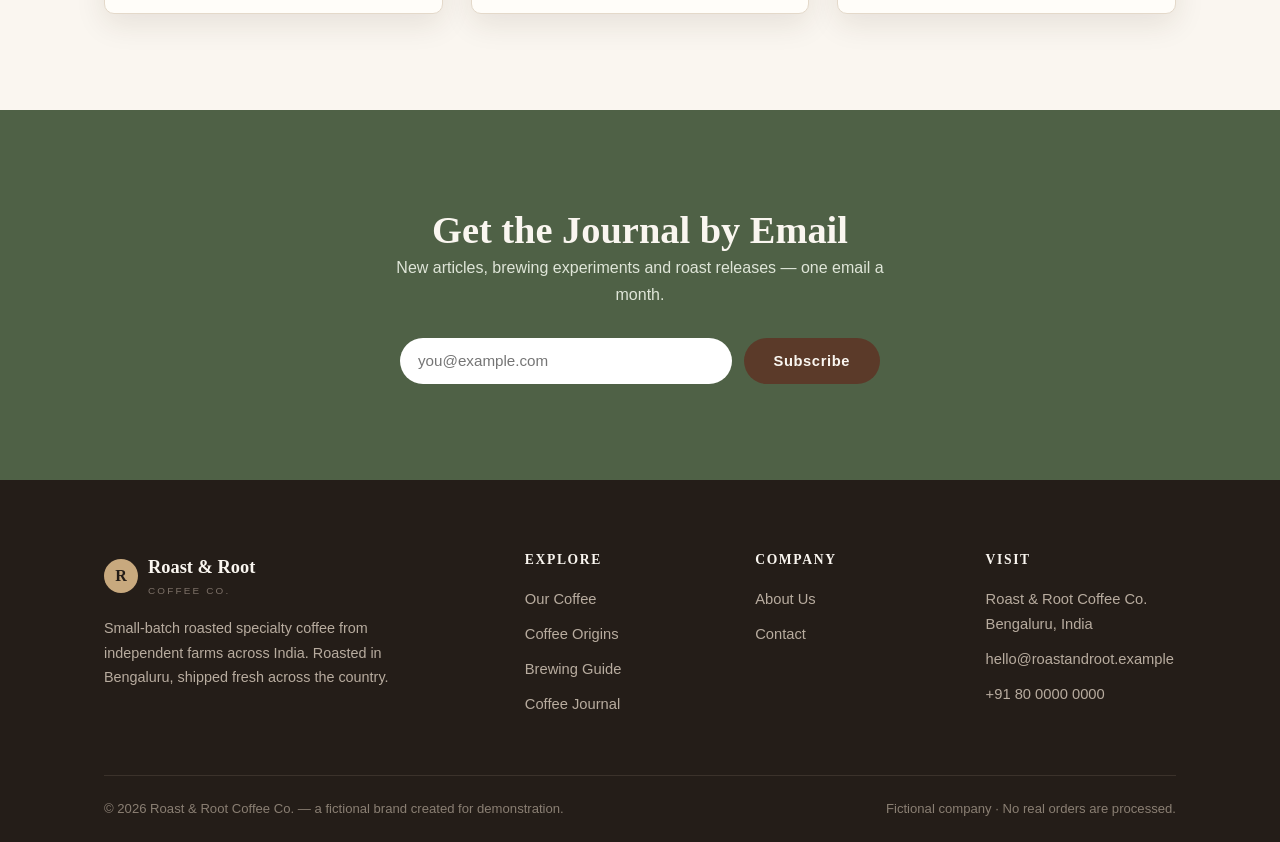
<file: journal.html>
<!DOCTYPE html>
<html lang="en">
<head>
  <meta charset="UTF-8">
  <meta name="viewport" content="width=device-width, initial-scale=1.0">
  <link rel="stylesheet" href="css/style.css">
  <title>Coffee Journal — Roast &amp; Root Coffee Co.</title>
  <meta name="description" content="The Roast & Root Coffee Journal: articles on roasting levels, processing, altitude, brewing and tasting — written to make specialty coffee easier to understand.">
</head>
<body>

  <!-- ===== HEADER & NAVIGATION ===== -->
  <header class="site-header">
    <div class="container">
      <a class="logo" href="index.html" aria-label="Roast &amp; Root Coffee Co. — Home">
        <span class="logo-mark" aria-hidden="true">R</span>
        <span>Roast &amp; Root <small>Coffee Co.</small></span>
      </a>
      <button class="nav-toggle" aria-label="Open navigation menu" aria-expanded="false" aria-controls="main-nav">
        <span></span><span></span><span></span>
      </button>
      <nav class="main-nav" id="main-nav" aria-label="Main navigation">
        <ul>
          <li><a href="index.html">Home</a></li>
          <li><a href="about.html">About</a></li>
          <li><a href="coffee.html">Coffee</a></li>
          <li><a href="origins.html">Origins</a></li>
          <li><a href="brewing.html">Brewing</a></li>
          <li><a href="journal.html" class="active">Journal</a></li>
          <li><a href="contact.html">Contact</a></li>
        </ul>
      </nav>
    </div>
  </header>

  <main>

    <!-- ===== PAGE BANNER ===== -->
    <section class="page-banner">
      <div class="container">
        <div class="overlay">
          <p class="eyebrow" style="color: var(--color-tan);">Coffee Journal</p>
          <h1>Notes From the Roastery</h1>
          <p>Short, honest articles to help you understand coffee better — no jargon required.</p>
        </div>
      </div>
    </section>

    <!-- ===== ARTICLES ===== -->
    <section class="section">
      <div class="container">
        <div class="card-grid">

          <!-- Article 1 -->
          <article class="card article-card reveal" data-title="Understanding Light, Medium &amp; Dark Roasts"
            data-meta="Roasting · 6 min read · 12 Oct 2026 · By Meera Kulkarni">
            <img src="images/roasting.jpg" alt="Roasted coffee beans in three shades from light to dark">
            <div class="card-body">
              <span class="tag">Roasting</span>
              <h3>Understanding Light, Medium &amp; Dark Roasts</h3>
              <p>What actually changes as a coffee roasts longer — and how to pick a roast level that matches how you brew.</p>
              <div class="article-meta"><span>6 min read</span><span>12 Oct 2026</span></div>
              <div class="card-footer">
                <span class="price"></span>
                <button type="button" class="btn btn--ghost btn--small open-article">Read Article</button>
              </div>
            </div>
            <template class="article-template">
              <p>Roast level is the single biggest choice we make at the roastery, and the most misunderstood one on the shelf. Here is what actually happens as beans spend longer in the drum.</p>
              <h4>Light roasts</h4>
              <p>Development is stopped early, preserving the sugars and acids the farm grew. Light roasts taste brighter and more aromatic — citrus, florals, tea. They reveal the <em>origin</em>, which is why our Chikmagalur Estate and Nilgiri lots are roasted light.</p>
              <h4>Medium roasts</h4>
              <p>A few more minutes of caramelisation builds body and sweetness: nuts, cocoa, soft fruit. Balanced and forgiving — our Araku Valley Medium is the archetype.</p>
              <h4>Dark roasts</h4>
              <p>Roasting sugars well past caramel turns flavour bittersweet and smoky: cocoa nib, clove, molasses. Origin notes fade; roast character leads. Built for espresso and milk drinks.</p>
              <h4>How to choose</h4>
              <p>Match roast to brewer: light for pour over, medium for everything, dark for espresso and moka. And ignore the old myth that darker means stronger — caffeine barely changes. Strength is a matter of dose, not roast.</p>
            </template>
          </article>

          <!-- Article 2 -->
          <article class="card article-card reveal" data-title="What Does Coffee Processing Actually Mean?"
            data-meta="Green Coffee · 5 min read · 28 Sep 2026 · By Arjun Thapa">
            <img src="images/coffee-farm.jpg" alt="Coffee cherries drying on a farm after harvest">
            <div class="card-body">
              <span class="tag">Green Coffee</span>
              <h3>What Does Coffee Processing Actually Mean?</h3>
              <p>Washed, natural, honey — the words on every specialty bag, explained by what happens to the coffee cherry after picking.</p>
              <div class="article-meta"><span>5 min read</span><span>28 Sep 2026</span></div>
              <div class="card-footer">
                <span class="price"></span>
                <button type="button" class="btn btn--ghost btn--small open-article">Read Article</button>
              </div>
            </div>
            <template class="article-template">
              <p>Every coffee cherry is a fruit with two seeds inside. "Processing" is simply how the fruit is removed before the seeds dry. It changes flavour as much as roast level does.</p>
              <h4>Washed</h4>
              <p>The fruit is stripped off in water within hours of picking, and the seeds dry clean. The result: clarity. You taste the plant and the place, not the process — our Araku Valley Reserve is a classic washed coffee.</p>
              <h4>Natural</h4>
              <p>The whole cherry dries intact in the sun, and the seed absorbs fruit sugars as it dries. Naturals are fruity, winey and syrupy — try our Coorg Sun-Dried for strawberry and jaggery.</p>
              <h4>Honey</h4>
              <p>The middle path: skin removed, sticky fruit mucilage left on while drying. Silky body and gentle sweetness — our Nilgiri Hills lot is honey-processed.</p>
              <p>None of these is "better". They're different dials, and we choose the one that lets each farm's coffee show its best side.</p>
            </template>
          </article>

          <!-- Article 3 -->
          <article class="card article-card reveal" data-title="How Altitude Changes Coffee Flavor"
            data-meta="Origins · 4 min read · 14 Sep 2026 · By Arjun Thapa">
            <img src="images/nilgiri-hills.jpg" alt="Coffee gardens climbing the high ridges of the Nilgiri Hills">
            <div class="card-body">
              <span class="tag">Origins</span>
              <h3>How Altitude Changes Coffee Flavor</h3>
              <p>Why beans grown higher taste different — and why our highest lots come from the coolest hills on the map.</p>
              <div class="article-meta"><span>4 min read</span><span>14 Sep 2026</span></div>
              <div class="card-footer">
                <span class="price"></span>
                <button type="button" class="btn btn--ghost btn--small open-article">Read Article</button>
              </div>
            </div>
            <template class="article-template">
              <p>Altitude is a slow cooker. The higher coffee grows, the cooler the air, and the slower the cherry ripens. Slower ripening means more time for sugars and aromatic compounds to accumulate inside the seed.</p>
              <h4>The pattern</h4>
              <p>Below roughly 900 metres, coffee tends to be soft, earthy and low-acid — useful for body. Between 900 and 1,300 metres — think Araku Valley — you get balanced sweetness and gentle citrus. Above 1,400 metres, in Chikmagalur's highest blocks and the Nilgiri ridges, coffees turn floral, delicate and complex, with a tea-like finish.</p>
              <h4>Why we chase the heights</h4>
              <p>Our Nilgiri Frost Lot ripens at 1,800 metres, weeks later than anything else we buy. That patience shows up in the cup as bergamot and apricot. Lower isn't worse — our Coorg coffees trade delicacy for body and chocolate depth. Higher isn't better. It's just different, and knowing why is half the fun.</p>
            </template>
          </article>

          <!-- Article 4 -->
          <article class="card article-card reveal" data-title="A Beginner's Guide to Pour Over Coffee"
            data-meta="Brewing · 7 min read · 30 Aug 2026 · By Priya Raghavan">
            <img src="images/pour-over.jpg" alt="Hot water being poured from a gooseneck kettle into a pour-over dripper">
            <div class="card-body">
              <span class="tag">Brewing</span>
              <h3>A Beginner's Guide to Pour Over Coffee</h3>
              <p>Everything you need for your first great pour over — and the three mistakes almost everyone makes first.</p>
              <div class="article-meta"><span>7 min read</span><span>30 Aug 2026</span></div>
              <div class="card-footer">
                <span class="price"></span>
                <button type="button" class="btn btn--ghost btn--small open-article">Read Article</button>
              </div>
            </div>
            <template class="article-template">
              <p>Pour over looks intimidating and is actually the simplest ritual in coffee: hot water, ground coffee, paper filter, gravity. Here's the honest beginner's version.</p>
              <h4>You need</h4>
              <ul>
                <li>A dripper and paper filter (any V-shaped cone works)</li>
                <li>A scale — the one purchase that changes everything</li>
                <li>18 g of medium-ground coffee and 300 ml of water just off the boil</li>
              </ul>
              <h4>The three beginner mistakes</h4>
              <p><strong>Guessing the dose.</strong> Coffee scoops vary wildly; 18 grams weighed is 18 grams. <strong>Skipping the bloom.</strong> Freshly roasted coffee releases CO₂ — a 40-second wet bloom with 50 ml of water lets it escape instead of pushing your bed around. <strong>Pouring too fast.</strong> Slow spirals keep the water in contact with the grounds long enough to actually extract flavour.</p>
              <h4>Then what?</h4>
              <p>Brew it again tomorrow, one small change at a time. Follow our full pour over recipe on the Brewing page, and use the calculator there to scale it up.</p>
            </template>
          </article>

          <!-- Article 5 -->
          <article class="card article-card reveal" data-title="Why Freshly Roasted Coffee Matters"
            data-meta="Freshness · 5 min read · 16 Aug 2026 · By Meera Kulkarni">
            <img src="images/coffee-beans.jpg" alt="A close-up of glossy freshly roasted coffee beans">
            <div class="card-body">
              <span class="tag">Freshness</span>
              <h3>Why Freshly Roasted Coffee Matters</h3>
              <p>Coffee is a fresh product with a clock running — here's what that clock looks like, and how to read a roast date honestly.</p>
              <div class="article-meta"><span>5 min read</span><span>16 Aug 2026</span></div>
              <div class="card-footer">
                <span class="price"></span>
                <button type="button" class="btn btn--ghost btn--small open-article">Read Article</button>
              </div>
            </div>
            <template class="article-template">
              <p>The moment coffee leaves the roaster it begins to lose the volatile aromatics that make it delicious. Oxygen, light, moisture and time all work against it. Stale coffee isn't dangerous — it's just flat, papery and sad.</p>
              <h4>The honest timeline</h4>
              <p><strong>Days 0–4:</strong> too fresh — still venting CO₂, brews unevenly. <strong>Days 5–21:</strong> the sweet spot, when aromatics peak. <strong>Weeks 3–8:</strong> still good, especially for espresso. <strong>Beyond three months:</strong> expect cardboard.</p>
              <h4>Read the bag, not the shelf</h4>
              <p>A "best before" date tells you nothing — a roast date tells you everything. If a bag doesn't print its roast date, the roaster is hiding it. We roast to order, print every date, and ship within a day of the drum.</p>
              <h4>One exception</h4>
              <p>Dark espresso blends often taste their best after 7–10 days of rest, once the sharper gases settle. Patience is a brewing variable too.</p>
            </template>
          </article>

          <!-- Article 6 -->
          <article class="card article-card reveal" data-title="How to Taste Coffee Without Being an Expert"
            data-meta="Tasting · 6 min read · 02 Aug 2026 · By Priya Raghavan">
            <img src="images/coffee-cup.jpg" alt="A cup of black filter coffee ready for tasting">
            <div class="card-body">
              <span class="tag">Tasting</span>
              <h3>How to Taste Coffee Without Being an Expert</h3>
              <p>You already know how to taste. This is just a gentler vocabulary for what you notice — plus one exercise to start with.</p>
              <div class="article-meta"><span>6 min read</span><span>02 Aug 2026</span></div>
              <div class="card-footer">
                <span class="price"></span>
                <button type="button" class="btn btn--ghost btn--small open-article">Read Article</button>
              </div>
            </div>
            <template class="article-template">
              <p>Forget the flavour-wheel theatre. Tasting coffee is paying attention to three ordinary things: is it sour, is it sweet, is it bitter — and do you like the balance?</p>
              <h4>The 60-second exercise</h4>
              <p>Brew one coffee black, no sugar. Sip at three temperatures: hot, warm, room temperature. Write one sentence each time. That's a tasting note — seriously.</p>
              <h4>A gentler vocabulary</h4>
              <p>"Bright" means you notice pleasant acidity, like a tart apple. "Round" means nothing sticks out. "Sweetness" in coffee isn't sugar — it's the impression of honey, caramel or fruit that a great roast preserves. "Body" is simply how heavy it feels on your tongue: tea-like versus creamy.</p>
              <h4>Then compare</h4>
              <p>The fastest way to train your palate is side by side: brew our light Nilgiri Hills next to our dark Bengaluru Dark. You won't need a certificate to hear the difference — the contrast does the teaching. Join one of our Saturday cuppings at the Bengaluru roastery to compare four coffees with company.</p>
            </template>
          </article>

        </div>
      </div>
    </section>

    <!-- ===== ARTICLE MODAL (single shared modal, filled by JavaScript) ===== -->
    <div class="modal" id="article-modal" role="dialog" aria-modal="true" aria-labelledby="am-title">
      <div class="modal-backdrop"></div>
      <div class="modal-content">
        <button type="button" class="modal-close" aria-label="Close article">✕</button>
        <span class="eyebrow">Coffee Journal</span>
        <h3 id="am-title">Article Title</h3>
        <p class="modal-meta" id="am-meta">Meta</p>
        <div id="am-body" style="margin-top: 20px;"><!-- article content injected by JavaScript --></div>
      </div>
    </div>

    <!-- ===== NEWSLETTER ===== -->
    <section class="section newsletter">
      <div class="container">
        <h2>Get the Journal by Email</h2>
        <p>New articles, brewing experiments and roast releases — one email a month.</p>
        <form class="newsletter-form" novalidate>
          <label class="visually-hidden" for="newsletter-email">Email address</label>
          <input type="email" id="newsletter-email" name="email" placeholder="you@example.com" autocomplete="email">
          <button type="submit" class="btn btn--primary">Subscribe</button>
          <p class="error-msg" role="alert"></p>
        </form>
      </div>
    </section>

  </main>

  <!-- ===== FOOTER ===== -->
  <footer class="site-footer">
    <div class="container">
      <div class="footer-grid">
        <div class="footer-brand">
          <a class="logo" href="index.html">
            <span class="logo-mark" aria-hidden="true">R</span>
            <span>Roast &amp; Root <small>Coffee Co.</small></span>
          </a>
          <p>Small-batch roasted specialty coffee from independent farms across India. Roasted in Bengaluru, shipped fresh across the country.</p>
        </div>
        <div>
          <h4>Explore</h4>
          <ul>
            <li><a href="coffee.html">Our Coffee</a></li>
            <li><a href="origins.html">Coffee Origins</a></li>
            <li><a href="brewing.html">Brewing Guide</a></li>
            <li><a href="journal.html">Coffee Journal</a></li>
          </ul>
        </div>
        <div>
          <h4>Company</h4>
          <ul>
            <li><a href="about.html">About Us</a></li>
            <li><a href="contact.html">Contact</a></li>
          </ul>
        </div>
        <div>
          <h4>Visit</h4>
          <ul>
            <li>Roast &amp; Root Coffee Co.<br>Bengaluru, India</li>
            <li><a href="mailto:hello@roastandroot.example">hello@roastandroot.example</a></li>
            <li>+91 80 0000 0000</li>
          </ul>
        </div>
      </div>
      <div class="footer-bottom">
        <span>© 2026 Roast &amp; Root Coffee Co. — a fictional brand created for demonstration.</span>
        <span>Fictional company · No real orders are processed.</span>
      </div>
    </div>
  </footer>

  <script src="js/script.js"></script>
</body>
</html>
</file>
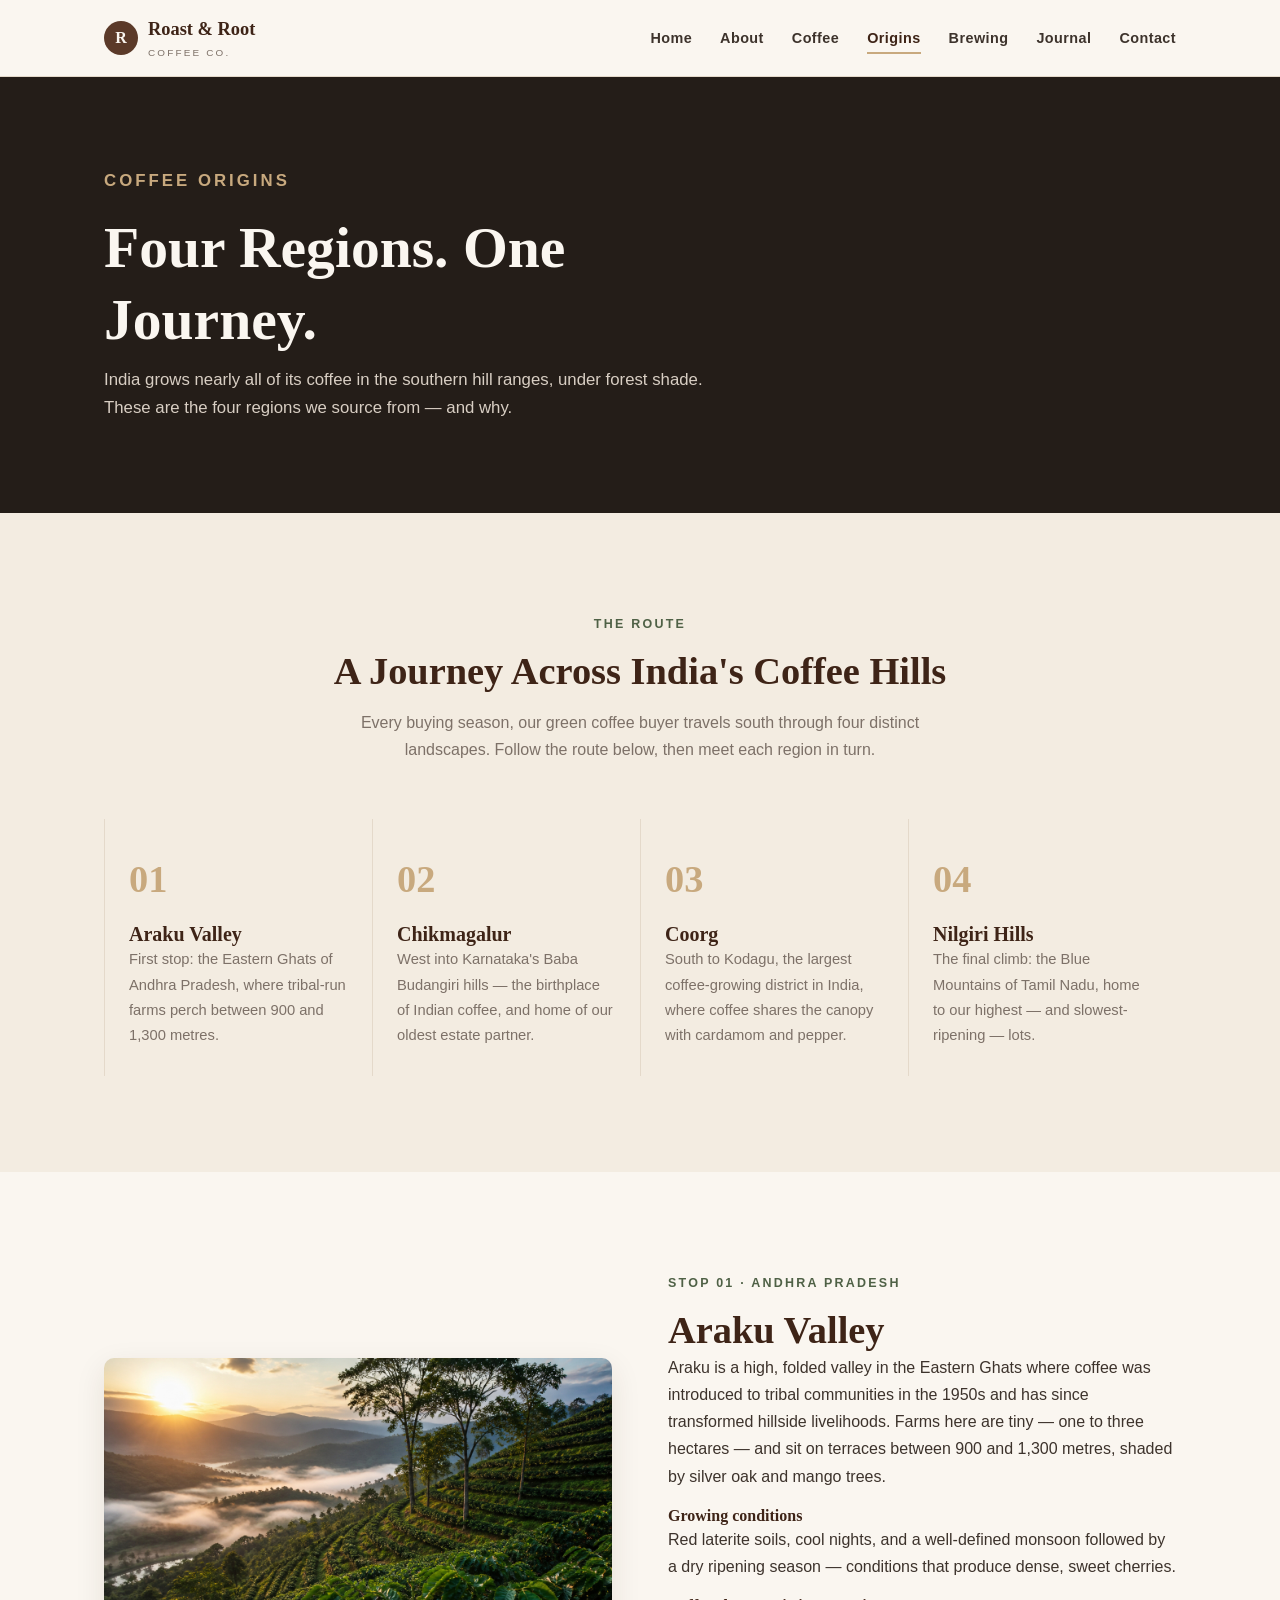
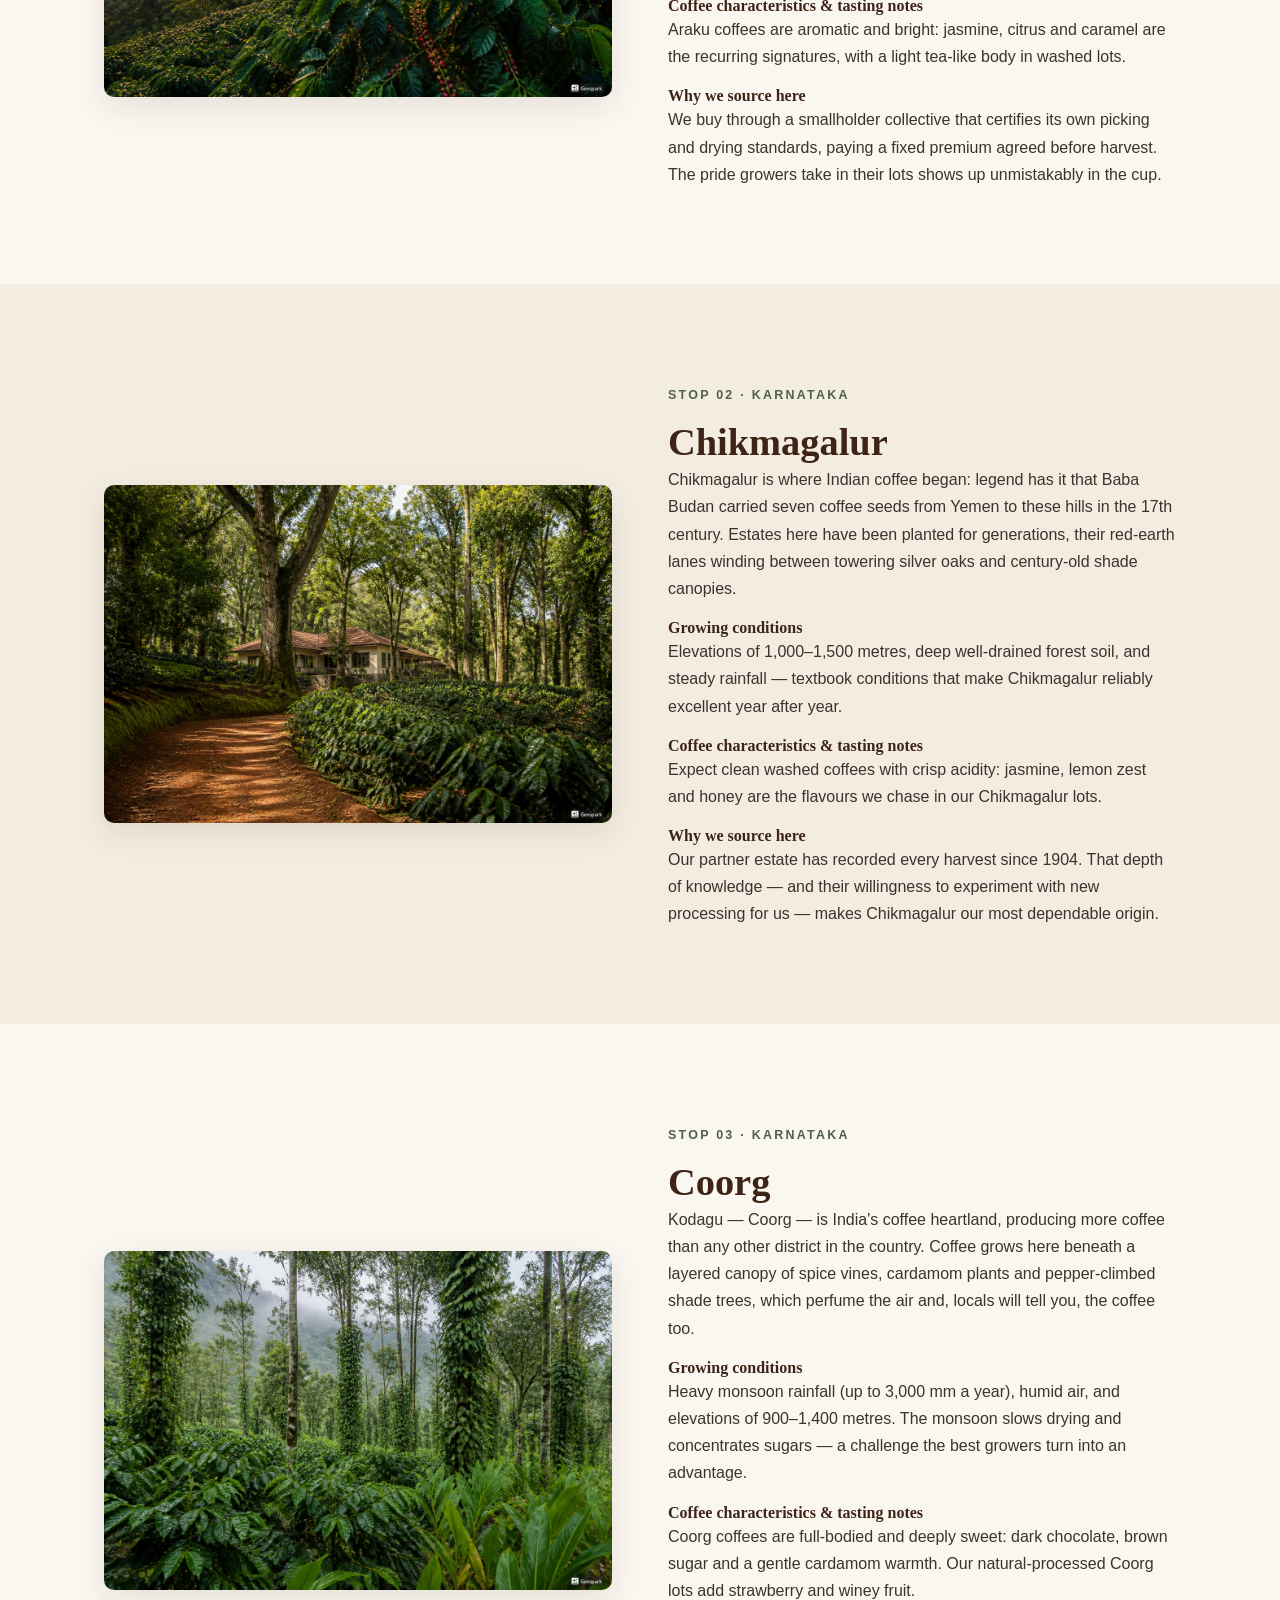
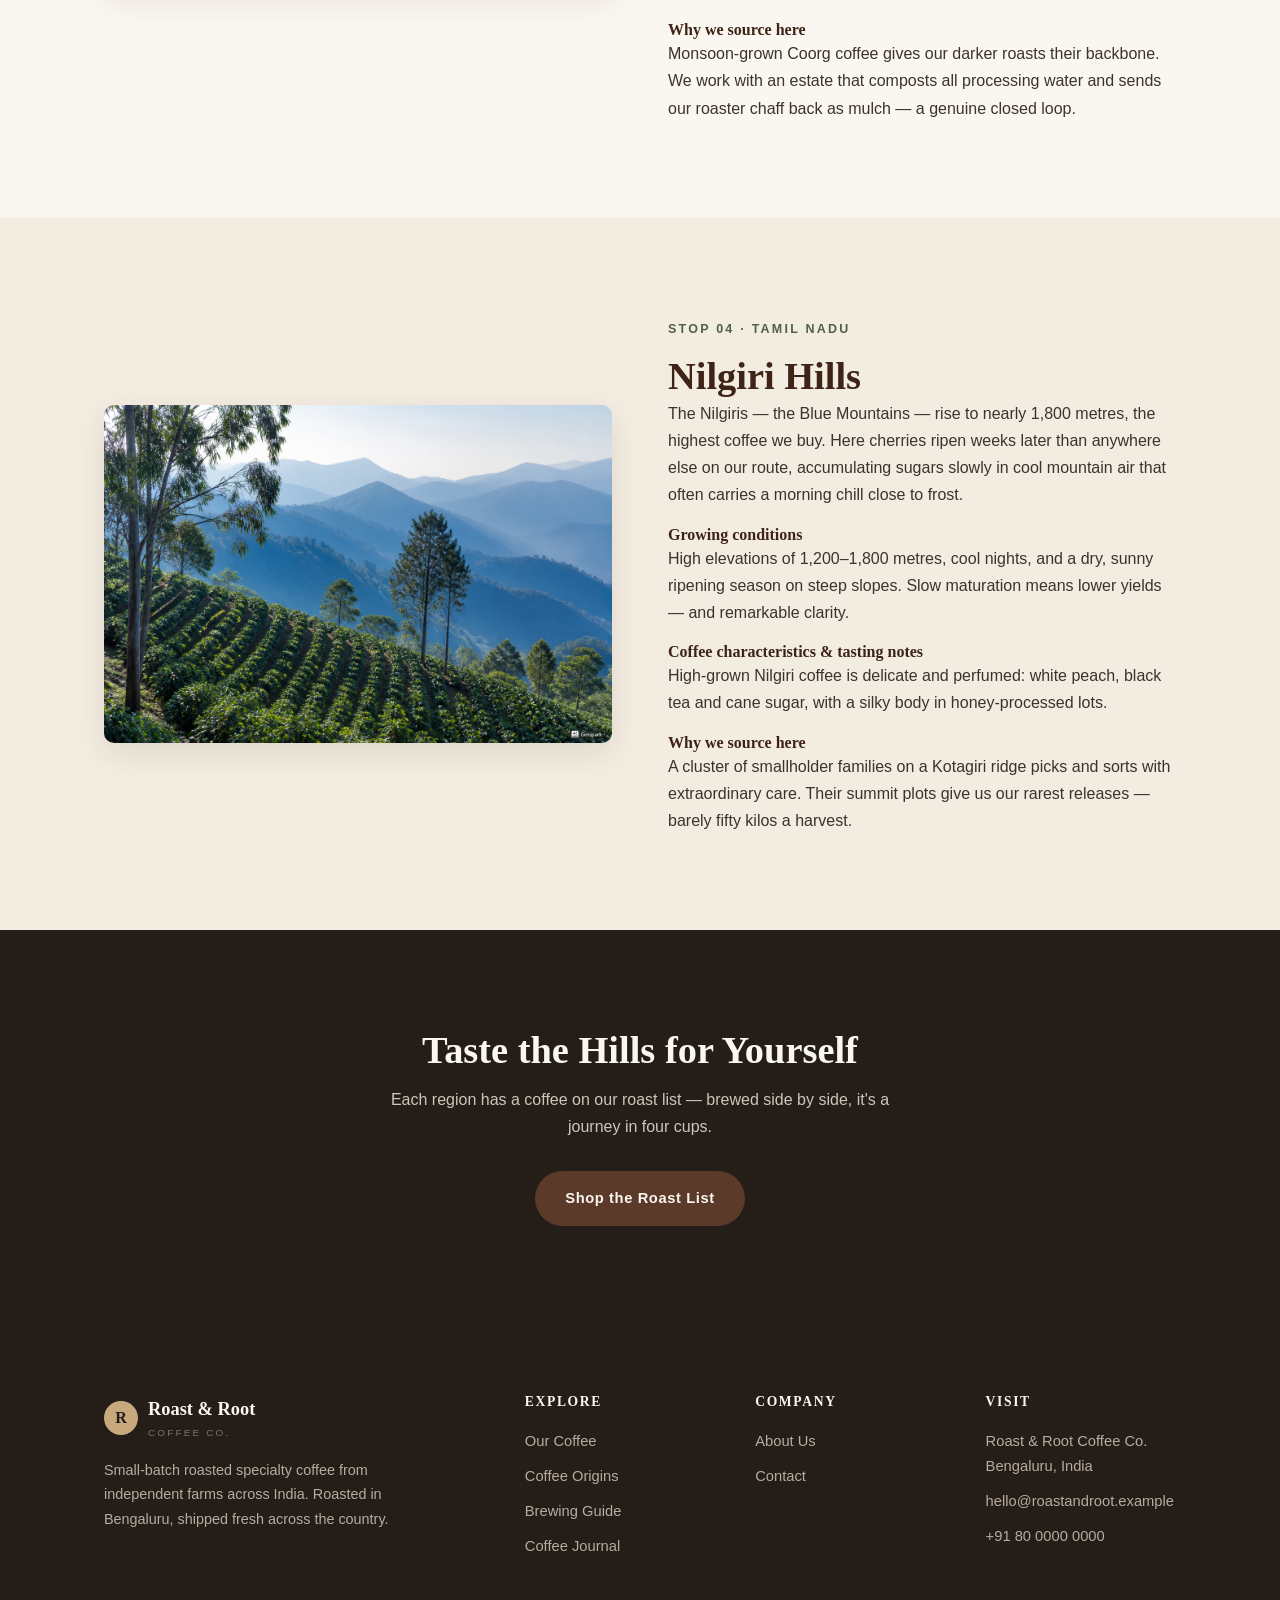
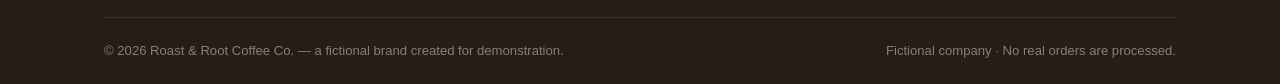
<file: origins.html>
<!DOCTYPE html>
<html lang="en">
<head>
  <meta charset="UTF-8">
  <meta name="viewport" content="width=device-width, initial-scale=1.0">
  <link rel="stylesheet" href="css/style.css">
  <title>Coffee Origins — Roast &amp; Root Coffee Co.</title>
  <meta name="description" content="Journey across India's coffee-growing regions with Roast & Root Coffee Co.: Araku Valley, Chikmagalur, Coorg and the Nilgiri Hills — their climates, coffees and farms.">
</head>
<body>

  <!-- ===== HEADER & NAVIGATION ===== -->
  <header class="site-header">
    <div class="container">
      <a class="logo" href="index.html" aria-label="Roast &amp; Root Coffee Co. — Home">
        <span class="logo-mark" aria-hidden="true">R</span>
        <span>Roast &amp; Root <small>Coffee Co.</small></span>
      </a>
      <button class="nav-toggle" aria-label="Open navigation menu" aria-expanded="false" aria-controls="main-nav">
        <span></span><span></span><span></span>
      </button>
      <nav class="main-nav" id="main-nav" aria-label="Main navigation">
        <ul>
          <li><a href="index.html">Home</a></li>
          <li><a href="about.html">About</a></li>
          <li><a href="coffee.html">Coffee</a></li>
          <li><a href="origins.html" class="active">Origins</a></li>
          <li><a href="brewing.html">Brewing</a></li>
          <li><a href="journal.html">Journal</a></li>
          <li><a href="contact.html">Contact</a></li>
        </ul>
      </nav>
    </div>
  </header>

  <main>

    <!-- ===== PAGE BANNER ===== -->
    <section class="page-banner">
      <div class="container">
        <div class="overlay">
          <p class="eyebrow" style="color: var(--color-tan);">Coffee Origins</p>
          <h1>Four Regions. One Journey.</h1>
          <p>India grows nearly all of its coffee in the southern hill ranges, under forest shade. These are the four regions we source from — and why.</p>
        </div>
      </div>
    </section>

    <!-- ===== THE JOURNEY ACROSS INDIA ===== -->
    <section class="section section--alt">
      <div class="container">
        <div class="section-head reveal">
          <span class="eyebrow">The Route</span>
          <h2>A Journey Across India's Coffee Hills</h2>
          <p>Every buying season, our green coffee buyer travels south through four distinct landscapes. Follow the route below, then meet each region in turn.</p>
        </div>
        <ol class="steps">
          <li class="reveal">
            <h3>Araku Valley</h3>
            <p>First stop: the Eastern Ghats of Andhra Pradesh, where tribal-run farms perch between 900 and 1,300 metres.</p>
          </li>
          <li class="reveal">
            <h3>Chikmagalur</h3>
            <p>West into Karnataka's Baba Budangiri hills — the birthplace of Indian coffee, and home of our oldest estate partner.</p>
          </li>
          <li class="reveal">
            <h3>Coorg</h3>
            <p>South to Kodagu, the largest coffee-growing district in India, where coffee shares the canopy with cardamom and pepper.</p>
          </li>
          <li class="reveal">
            <h3>Nilgiri Hills</h3>
            <p>The final climb: the Blue Mountains of Tamil Nadu, home to our highest — and slowest-ripening — lots.</p>
          </li>
        </ol>
      </div>
    </section>

    <!-- ===== ARAKU VALLEY ===== -->
    <section class="section">
      <div class="container split">
        <div class="split-media reveal">
          <img src="images/araku-valley.jpg" alt="Terraced coffee farms rising into mist in Araku Valley, Andhra Pradesh">
        </div>
        <div class="reveal">
          <span class="eyebrow">Stop 01 · Andhra Pradesh</span>
          <h2>Araku Valley</h2>
          <p>Araku is a high, folded valley in the Eastern Ghats where coffee was introduced to tribal communities in the 1950s and has since transformed hillside livelihoods. Farms here are tiny — one to three hectares — and sit on terraces between 900 and 1,300 metres, shaded by silver oak and mango trees.</p>
          <h4>Growing conditions</h4>
          <p>Red laterite soils, cool nights, and a well-defined monsoon followed by a dry ripening season — conditions that produce dense, sweet cherries.</p>
          <h4>Coffee characteristics &amp; tasting notes</h4>
          <p>Araku coffees are aromatic and bright: jasmine, citrus and caramel are the recurring signatures, with a light tea-like body in washed lots.</p>
          <h4>Why we source here</h4>
          <p>We buy through a smallholder collective that certifies its own picking and drying standards, paying a fixed premium agreed before harvest. The pride growers take in their lots shows up unmistakably in the cup.</p>
        </div>
      </div>
    </section>

    <!-- ===== CHIKMAGALUR ===== -->
    <section class="section section--alt">
      <div class="container split split--flip">
        <div class="split-media reveal">
          <img src="images/chikmagalur.jpg" alt="A heritage planter's bungalow among shade trees on a Chikmagalur coffee estate">
        </div>
        <div class="reveal">
          <span class="eyebrow">Stop 02 · Karnataka</span>
          <h2>Chikmagalur</h2>
          <p>Chikmagalur is where Indian coffee began: legend has it that Baba Budan carried seven coffee seeds from Yemen to these hills in the 17th century. Estates here have been planted for generations, their red-earth lanes winding between towering silver oaks and century-old shade canopies.</p>
          <h4>Growing conditions</h4>
          <p>Elevations of 1,000–1,500 metres, deep well-drained forest soil, and steady rainfall — textbook conditions that make Chikmagalur reliably excellent year after year.</p>
          <h4>Coffee characteristics &amp; tasting notes</h4>
          <p>Expect clean washed coffees with crisp acidity: jasmine, lemon zest and honey are the flavours we chase in our Chikmagalur lots.</p>
          <h4>Why we source here</h4>
          <p>Our partner estate has recorded every harvest since 1904. That depth of knowledge — and their willingness to experiment with new processing for us — makes Chikmagalur our most dependable origin.</p>
        </div>
      </div>
    </section>

    <!-- ===== COORG ===== -->
    <section class="section">
      <div class="container split">
        <div class="split-media reveal">
          <img src="images/coorg.jpg" alt="Coffee plants flourishing under spice vines in monsoon-green Coorg">
        </div>
        <div class="reveal">
          <span class="eyebrow">Stop 03 · Karnataka</span>
          <h2>Coorg</h2>
          <p>Kodagu — Coorg — is India's coffee heartland, producing more coffee than any other district in the country. Coffee grows here beneath a layered canopy of spice vines, cardamom plants and pepper-climbed shade trees, which perfume the air and, locals will tell you, the coffee too.</p>
          <h4>Growing conditions</h4>
          <p>Heavy monsoon rainfall (up to 3,000 mm a year), humid air, and elevations of 900–1,400 metres. The monsoon slows drying and concentrates sugars — a challenge the best growers turn into an advantage.</p>
          <h4>Coffee characteristics &amp; tasting notes</h4>
          <p>Coorg coffees are full-bodied and deeply sweet: dark chocolate, brown sugar and a gentle cardamom warmth. Our natural-processed Coorg lots add strawberry and winey fruit.</p>
          <h4>Why we source here</h4>
          <p>Monsoon-grown Coorg coffee gives our darker roasts their backbone. We work with an estate that composts all processing water and sends our roaster chaff back as mulch — a genuine closed loop.</p>
        </div>
      </div>
    </section>

    <!-- ===== NILGIRI HILLS ===== -->
    <section class="section section--alt">
      <div class="container split split--flip">
        <div class="split-media reveal">
          <img src="images/nilgiri-hills.jpg" alt="Layered blue ridges above high-altitude coffee gardens in the Nilgiri Hills">
        </div>
        <div class="reveal">
          <span class="eyebrow">Stop 04 · Tamil Nadu</span>
          <h2>Nilgiri Hills</h2>
          <p>The Nilgiris — the Blue Mountains — rise to nearly 1,800 metres, the highest coffee we buy. Here cherries ripen weeks later than anywhere else on our route, accumulating sugars slowly in cool mountain air that often carries a morning chill close to frost.</p>
          <h4>Growing conditions</h4>
          <p>High elevations of 1,200–1,800 metres, cool nights, and a dry, sunny ripening season on steep slopes. Slow maturation means lower yields — and remarkable clarity.</p>
          <h4>Coffee characteristics &amp; tasting notes</h4>
          <p>High-grown Nilgiri coffee is delicate and perfumed: white peach, black tea and cane sugar, with a silky body in honey-processed lots.</p>
          <h4>Why we source here</h4>
          <p>A cluster of smallholder families on a Kotagiri ridge picks and sorts with extraordinary care. Their summit plots give us our rarest releases — barely fifty kilos a harvest.</p>
        </div>
      </div>
    </section>

    <!-- ===== CTA ===== -->
    <section class="section section--dark cta-strip">
      <div class="container reveal">
        <h2>Taste the Hills for Yourself</h2>
        <p>Each region has a coffee on our roast list — brewed side by side, it's a journey in four cups.</p>
        <a href="coffee.html" class="btn btn--primary">Shop the Roast List</a>
      </div>
    </section>

  </main>

  <!-- ===== FOOTER ===== -->
  <footer class="site-footer">
    <div class="container">
      <div class="footer-grid">
        <div class="footer-brand">
          <a class="logo" href="index.html">
            <span class="logo-mark" aria-hidden="true">R</span>
            <span>Roast &amp; Root <small>Coffee Co.</small></span>
          </a>
          <p>Small-batch roasted specialty coffee from independent farms across India. Roasted in Bengaluru, shipped fresh across the country.</p>
        </div>
        <div>
          <h4>Explore</h4>
          <ul>
            <li><a href="coffee.html">Our Coffee</a></li>
            <li><a href="origins.html">Coffee Origins</a></li>
            <li><a href="brewing.html">Brewing Guide</a></li>
            <li><a href="journal.html">Coffee Journal</a></li>
          </ul>
        </div>
        <div>
          <h4>Company</h4>
          <ul>
            <li><a href="about.html">About Us</a></li>
            <li><a href="contact.html">Contact</a></li>
          </ul>
        </div>
        <div>
          <h4>Visit</h4>
          <ul>
            <li>Roast &amp; Root Coffee Co.<br>Bengaluru, India</li>
            <li><a href="mailto:hello@roastandroot.example">hello@roastandroot.example</a></li>
            <li>+91 80 0000 0000</li>
          </ul>
        </div>
      </div>
      <div class="footer-bottom">
        <span>© 2026 Roast &amp; Root Coffee Co. — a fictional brand created for demonstration.</span>
        <span>Fictional company · No real orders are processed.</span>
      </div>
    </div>
  </footer>

  <script src="js/script.js"></script>
</body>
</html>
</file>
<file: css/style.css>
/* ==========================================================================
   ROAST & ROOT COFFEE CO. — MAIN STYLESHEET
   A single shared stylesheet for every page of the site.
   All colours live in the :root variables below — change them here
   to re-theme the whole site.
   ========================================================================== */

/* ---------- 1. DESIGN TOKENS (CSS VARIABLES) ---------- */
:root {
  /* Colours */
  --color-cream:        #faf6f0;   /* page background */
  --color-cream-dark:   #f3ece1;   /* alternating section background */
  --color-offwhite:     #fffdf9;   /* cards */
  --color-brown:        #5b3a29;   /* coffee brown — accents, buttons */
  --color-brown-dark:   #3e2417;   /* dark brown — headings, hover */
  --color-charcoal:     #241d18;   /* deep charcoal — dark sections, text */
  --color-green:        #6b7f5e;   /* muted green — secondary accents */
  --color-green-dark:   #4f6146;
  --color-tan:          #c8a97e;   /* warm tan — small highlights */
  --color-text:         #3d332c;   /* body text */
  --color-text-muted:   #7d7168;   /* secondary text */
  --color-line:         #e4d9ca;   /* borders / dividers */

  /* Typography */
  --font-serif: "Georgia", "Times New Roman", serif;          /* headings */
  --font-sans: "Helvetica Neue", Arial, "Segoe UI", sans-serif; /* body */

  /* Layout */
  --container-width: 1120px;
  --section-padding: 96px;
  --radius: 10px;
  --shadow: 0 10px 30px rgba(62, 36, 23, 0.10);
}

/* ---------- 2. RESET & BASE ---------- */
*,
*::before,
*::after { box-sizing: border-box; margin: 0; padding: 0; }

html { scroll-behavior: smooth; }

body {
  font-family: var(--font-sans);
  font-size: 16px;
  line-height: 1.7;
  color: var(--color-text);
  background-color: var(--color-cream);
  -webkit-font-smoothing: antialiased;
}

img { display: block; max-width: 100%; height: auto; }

h1, h2, h3, h4 {
  font-family: var(--font-serif);
  color: var(--color-brown-dark);
  line-height: 1.25;
  font-weight: 700;
}

h1 { font-size: clamp(2.2rem, 5vw, 3.6rem); }
h2 { font-size: clamp(1.7rem, 3.4vw, 2.4rem); }
h3 { font-size: 1.25rem; }

p { margin-bottom: 1rem; }
p:last-child { margin-bottom: 0; }

a { color: var(--color-brown); text-decoration: none; }
a:hover { color: var(--color-brown-dark); }

ul, ol { padding-left: 1.25rem; }

/* Screen-reader-only helper for accessibility */
.visually-hidden {
  position: absolute; width: 1px; height: 1px;
  overflow: hidden; clip: rect(0 0 0 0); white-space: nowrap;
}

/* ---------- 3. LAYOUT HELPERS ---------- */
.container {
  max-width: var(--container-width);
  margin: 0 auto;
  padding: 0 24px;
}

.section { padding: var(--section-padding) 0; }
.section--alt { background-color: var(--color-cream-dark); }
.section--dark { background-color: var(--color-charcoal); }
.section--dark h2,
.section--dark h3 { color: var(--color-cream); }
.section--dark p { color: #cfc5ba; }

.section-head {
  max-width: 640px;
  margin: 0 auto 56px;
  text-align: center;
}
.section-head .eyebrow { margin-bottom: 12px; }
.section-head p { color: var(--color-text-muted); margin-top: 14px; }
.section--dark .section-head p { color: #cfc5ba; }

.eyebrow {
  display: inline-block;
  font-size: 0.78rem;
  font-weight: 700;
  letter-spacing: 0.18em;
  text-transform: uppercase;
  color: var(--color-green-dark);
}
.section--dark .eyebrow { color: var(--color-tan); }

/* ---------- 4. BUTTONS ---------- */
.btn {
  display: inline-block;
  padding: 13px 28px;
  border: 2px solid transparent;
  border-radius: 999px;
  font-size: 0.92rem;
  font-weight: 700;
  letter-spacing: 0.04em;
  cursor: pointer;
  transition: background-color 0.2s ease, color 0.2s ease, border-color 0.2s ease;
}

.btn--primary {
  background-color: var(--color-brown);
  color: var(--color-cream);
}
.btn--primary:hover { background-color: var(--color-brown-dark); color: var(--color-cream); }

.btn--outline {
  border-color: var(--color-cream);
  color: var(--color-cream);
  background-color: transparent;
}
.btn--outline:hover { background-color: var(--color-cream); color: var(--color-charcoal); }

.btn--ghost {
  border-color: var(--color-brown);
  color: var(--color-brown);
  background-color: transparent;
}
.btn--ghost:hover { background-color: var(--color-brown); color: var(--color-cream); }

.btn--small { padding: 9px 20px; font-size: 0.82rem; }

/* ---------- 5. HEADER & NAVIGATION ---------- */
.site-header {
  position: sticky;
  top: 0;
  z-index: 100;
  background-color: rgba(250, 246, 240, 0.96);
  backdrop-filter: blur(6px);
  border-bottom: 1px solid var(--color-line);
}

.site-header .container {
  display: flex;
  align-items: center;
  justify-content: space-between;
  min-height: 76px;
}

/* Logo */
.logo {
  display: flex;
  align-items: center;
  gap: 10px;
  font-family: var(--font-serif);
  font-size: 1.15rem;
  font-weight: 700;
  color: var(--color-brown-dark);
  white-space: nowrap;
}
.logo:hover { color: var(--color-brown-dark); }
.logo-mark {
  width: 34px; height: 34px;
  border-radius: 50%;
  background-color: var(--color-brown);
  color: var(--color-cream);
  display: flex; align-items: center; justify-content: center;
  font-size: 1rem;
}
.logo small {
  display: block;
  font-family: var(--font-sans);
  font-size: 0.62rem;
  font-weight: 400;
  letter-spacing: 0.22em;
  text-transform: uppercase;
  color: var(--color-text-muted);
}

/* Desktop nav */
.main-nav ul { display: flex; gap: 28px; list-style: none; padding: 0; }
.main-nav a {
  font-size: 0.9rem;
  font-weight: 600;
  letter-spacing: 0.03em;
  color: var(--color-text);
  padding: 6px 0;
  border-bottom: 2px solid transparent;
}
.main-nav a:hover { color: var(--color-brown-dark); }
.main-nav a.active { color: var(--color-brown-dark); border-bottom-color: var(--color-tan); }

/* Hamburger button (hidden on desktop) */
.nav-toggle {
  display: none;
  flex-direction: column;
  justify-content: center;
  gap: 5px;
  width: 44px; height: 44px;
  padding: 10px;
  background: none;
  border: none;
  cursor: pointer;
}
.nav-toggle span {
  display: block;
  height: 2px;
  width: 100%;
  background-color: var(--color-brown-dark);
  border-radius: 2px;
  transition: transform 0.25s ease, opacity 0.25s ease;
}
.nav-toggle.open span:nth-child(1) { transform: translateY(7px) rotate(45deg); }
.nav-toggle.open span:nth-child(2) { opacity: 0; }
.nav-toggle.open span:nth-child(3) { transform: translateY(-7px) rotate(-45deg); }

/* ---------- 6. HERO ---------- */
.hero {
  position: relative;
  min-height: 78vh;
  display: flex;
  align-items: center;
  color: var(--color-cream);
  background-image: linear-gradient(rgba(24, 16, 11, 0.55), rgba(24, 16, 11, 0.65)), url("../images/hero-coffee.jpg");
  background-size: cover;
  background-position: center;
}
.hero .container { padding-top: 80px; padding-bottom: 80px; }
.hero h1 { color: var(--color-cream); max-width: 640px; margin-bottom: 18px; }
.hero p { max-width: 520px; font-size: 1.12rem; color: #eee5d9; margin-bottom: 34px; }
.hero-actions { display: flex; flex-wrap: wrap; gap: 14px; }

/* Page banner (inner pages) */
.page-banner {
  background-color: var(--color-charcoal);
  background-size: cover;
  background-position: center;
  color: var(--color-cream);
  padding: 90px 0;
}
.page-banner .overlay { max-width: 640px; }
.page-banner h1 { color: var(--color-cream); margin-bottom: 10px; }
.page-banner p { color: #d8cec3; font-size: 1.05rem; }

/* ---------- 7. CARD GRIDS ---------- */
.card-grid {
  display: grid;
  grid-template-columns: repeat(auto-fit, minmax(250px, 1fr));
  gap: 28px;
}

.card {
  background-color: var(--color-offwhite);
  border: 1px solid var(--color-line);
  border-radius: var(--radius);
  overflow: hidden;
  display: flex;
  flex-direction: column;
  box-shadow: var(--shadow);
  transition: transform 0.2s ease;
}
.card:hover { transform: translateY(-4px); }

.card img { width: 100%; height: 210px; object-fit: cover; }
.card-body { padding: 24px; display: flex; flex-direction: column; flex: 1; gap: 8px; }
.card-body h3 { margin-bottom: 2px; }
.card-meta {
  font-size: 0.78rem;
  font-weight: 700;
  letter-spacing: 0.12em;
  text-transform: uppercase;
  color: var(--color-green-dark);
}
.card-notes { font-size: 0.88rem; color: var(--color-text-muted); font-style: italic; }
.card p { font-size: 0.93rem; color: var(--color-text); }
.card-footer {
  margin-top: auto;
  padding-top: 14px;
  display: flex;
  align-items: center;
  justify-content: space-between;
  gap: 12px;
}
.price {
  font-family: var(--font-serif);
  font-size: 1.25rem;
  font-weight: 700;
  color: var(--color-brown-dark);
}

/* Small "tag" pills */
.tag {
  display: inline-block;
  padding: 4px 12px;
  border-radius: 999px;
  font-size: 0.72rem;
  font-weight: 700;
  letter-spacing: 0.08em;
  text-transform: uppercase;
  background-color: var(--color-cream-dark);
  color: var(--color-brown);
  border: 1px solid var(--color-line);
}

/* ---------- 8. WHY / PHILOSOPHY ---------- */
.why-grid {
  display: grid;
  grid-template-columns: repeat(auto-fit, minmax(230px, 1fr));
  gap: 28px;
}
.why-item { text-align: center; padding: 12px; }
.why-icon {
  width: 60px; height: 60px;
  margin: 0 auto 18px;
  border-radius: 50%;
  background-color: var(--color-cream-dark);
  border: 1px solid var(--color-line);
  display: flex; align-items: center; justify-content: center;
  font-size: 1.5rem;
}
.why-item p { font-size: 0.93rem; color: var(--color-text-muted); }

/* ---------- 9. FARM TO CUP STEPS ---------- */
.steps {
  display: grid;
  grid-template-columns: repeat(auto-fit, minmax(220px, 1fr));
  gap: 0;
  list-style: none;
  padding: 0;
  counter-reset: step;
}
.steps li {
  counter-increment: step;
  padding: 28px 24px;
  border-left: 1px solid var(--color-line);
  position: relative;
}
.steps li::before {
  content: "0" counter(step);
  font-family: var(--font-serif);
  font-size: 2.4rem;
  font-weight: 700;
  color: var(--color-tan);
  display: block;
  margin-bottom: 10px;
}
.steps li p { font-size: 0.92rem; color: var(--color-text-muted); }

/* ---------- 10. SPLIT / STORY SECTIONS ---------- */
.split {
  display: grid;
  grid-template-columns: 1fr 1fr;
  gap: 56px;
  align-items: center;
}
.split img { border-radius: var(--radius); box-shadow: var(--shadow); }
.split .eyebrow { margin-bottom: 12px; }
.split ul { margin-top: 8px; }
.split ul li { margin-bottom: 8px; }

/* ---------- 11. ORIGINS JOURNEY STRIP ---------- */
.journey {
  display: grid;
  grid-template-columns: repeat(auto-fit, minmax(230px, 1fr));
  gap: 24px;
}
.journey a.card { color: inherit; }
.journey .card-footer { padding-top: 0; }
.journey .route {
  font-size: 0.8rem;
  color: var(--color-green-dark);
  font-weight: 700;
  letter-spacing: 0.08em;
  text-transform: uppercase;
}

/* ---------- 12. FILTER BUTTONS (coffee page) ---------- */
.filter-bar {
  display: flex;
  flex-wrap: wrap;
  justify-content: center;
  gap: 12px;
  margin-bottom: 44px;
}
.filter-btn {
  padding: 9px 22px;
  border: 1px solid var(--color-line);
  border-radius: 999px;
  background-color: var(--color-offwhite);
  color: var(--color-text);
  font-size: 0.85rem;
  font-weight: 700;
  letter-spacing: 0.05em;
  cursor: pointer;
  transition: all 0.2s ease;
}
.filter-btn:hover { border-color: var(--color-brown); color: var(--color-brown); }
.filter-btn.active {
  background-color: var(--color-brown);
  border-color: var(--color-brown);
  color: var(--color-cream);
}
.coffee-card.hidden { display: none; }

/* ---------- 13. MODALS ---------- */
.modal {
  position: fixed;
  inset: 0;
  z-index: 200;
  display: none;
  align-items: center;
  justify-content: center;
  padding: 24px;
}
.modal.open { display: flex; }
.modal-backdrop {
  position: absolute;
  inset: 0;
  background-color: rgba(24, 16, 11, 0.65);
}
.modal-content {
  position: relative;
  background-color: var(--color-offwhite);
  border-radius: var(--radius);
  max-width: 680px;
  width: 100%;
  max-height: 85vh;
  overflow-y: auto;
  padding: 44px;
  box-shadow: 0 24px 60px rgba(0, 0, 0, 0.3);
}
.modal-close {
  position: absolute;
  top: 14px; right: 14px;
  width: 40px; height: 40px;
  border: none;
  border-radius: 50%;
  background-color: var(--color-cream-dark);
  color: var(--color-brown-dark);
  font-size: 1.1rem;
  cursor: pointer;
}
.modal-close:hover { background-color: var(--color-tan); }
.modal-content h3 { font-size: 1.7rem; margin: 8px 0 18px; }
.modal-content img { width: 100%; height: 240px; object-fit: cover; border-radius: var(--radius); margin-bottom: 24px; }
.modal-content h4 { margin: 20px 0 8px; font-size: 1.02rem; }
.modal-content p, .modal-content li { font-size: 0.95rem; }
.modal-meta { color: var(--color-text-muted); font-size: 0.85rem; }

/* Detail spec table inside product modal */
.spec-list { list-style: none; padding: 0; margin: 12px 0; }
.spec-list li {
  display: flex;
  justify-content: space-between;
  gap: 16px;
  padding: 9px 0;
  border-bottom: 1px solid var(--color-line);
  font-size: 0.92rem;
}
.spec-list li span:first-child {
  font-weight: 700;
  color: var(--color-text-muted);
  text-transform: uppercase;
  font-size: 0.75rem;
  letter-spacing: 0.1em;
  padding-top: 3px;
}

/* ---------- 14. FORMS ---------- */
.form-grid { display: grid; grid-template-columns: 1fr 1fr; gap: 20px; }
.form-field { display: flex; flex-direction: column; gap: 7px; }
.form-field--full { grid-column: 1 / -1; }
.form-field label {
  font-size: 0.82rem;
  font-weight: 700;
  letter-spacing: 0.06em;
  text-transform: uppercase;
  color: var(--color-brown-dark);
}
.form-field input,
.form-field textarea,
.form-field select {
  width: 100%;
  padding: 13px 16px;
  border: 1px solid var(--color-line);
  border-radius: 8px;
  background-color: var(--color-offwhite);
  font-family: var(--font-sans);
  font-size: 0.95rem;
  color: var(--color-text);
}
.form-field input:focus,
.form-field textarea:focus,
.form-field select:focus {
  outline: 2px solid var(--color-green);
  border-color: var(--color-green);
}
.form-field textarea { resize: vertical; min-height: 140px; }
.form-field .error-msg {
  font-size: 0.8rem;
  color: #a8442e;
  display: none;
}
.form-field.invalid input,
.form-field.invalid textarea { border-color: #a8442e; }
.form-field.invalid .error-msg { display: block; }

.form-success {
  display: none;
  margin-top: 20px;
  padding: 16px 20px;
  border-radius: 8px;
  background-color: #eef2e8;
  border: 1px solid #cdd8c0;
  color: var(--color-green-dark);
  font-weight: 600;
}
.form-success.show { display: block; }

/* Newsletter strip */
.newsletter {
  background-color: var(--color-green-dark);
  color: var(--color-cream);
  text-align: center;
}
.newsletter h2 { color: var(--color-cream); }
.newsletter p { color: #dfe5d8; max-width: 520px; margin: 0 auto 30px; }
.newsletter-form {
  display: flex;
  gap: 12px;
  max-width: 480px;
  margin: 0 auto;
}
.newsletter-form input {
  flex: 1;
  padding: 13px 18px;
  border: none;
  border-radius: 999px;
  font-size: 0.95rem;
}
.newsletter-form .error-msg { display: none; color: #f5d9b8; font-size: 0.85rem; margin-top: 10px; }
.newsletter-form.invalid .error-msg { display: block; }
.newsletter-form.invalid input { outline: 2px solid #a8442e; }

/* ---------- 15. BREWING CALCULATOR ---------- */
.calculator {
  background-color: var(--color-offwhite);
  border: 1px solid var(--color-line);
  border-radius: var(--radius);
  box-shadow: var(--shadow);
  padding: 44px;
  max-width: 720px;
  margin: 0 auto;
}
.calc-controls { display: grid; grid-template-columns: 1fr 1fr; gap: 20px; margin-bottom: 30px; }
.calc-result {
  display: grid;
  grid-template-columns: 1fr 1fr 1fr;
  gap: 20px;
  text-align: center;
  padding-top: 26px;
  border-top: 1px solid var(--color-line);
}
.calc-result .value {
  font-family: var(--font-serif);
  font-size: 2.1rem;
  font-weight: 700;
  color: var(--color-brown-dark);
  display: block;
}
.calc-result .label {
  font-size: 0.78rem;
  font-weight: 700;
  letter-spacing: 0.12em;
  text-transform: uppercase;
  color: var(--color-text-muted);
}

/* Recipe table */
.recipe-table { width: 100%; border-collapse: collapse; margin: 18px 0 24px; }
.recipe-table th, .recipe-table td {
  text-align: left;
  padding: 11px 14px;
  border-bottom: 1px solid var(--color-line);
  font-size: 0.93rem;
}
.recipe-table th {
  font-size: 0.75rem;
  text-transform: uppercase;
  letter-spacing: 0.1em;
  color: var(--color-text-muted);
}
.recipe-table td:first-child { font-weight: 700; color: var(--color-brown-dark); width: 40%; }

/* ---------- 16. FAQ (details/summary) ---------- */
.faq-list { max-width: 760px; margin: 0 auto; }
.faq-list details {
  background-color: var(--color-offwhite);
  border: 1px solid var(--color-line);
  border-radius: var(--radius);
  margin-bottom: 14px;
  overflow: hidden;
}
.faq-list summary {
  padding: 20px 24px;
  font-weight: 700;
  font-family: var(--font-serif);
  color: var(--color-brown-dark);
  cursor: pointer;
  list-style: none;
  position: relative;
  padding-right: 56px;
}
.faq-list summary::-webkit-details-marker { display: none; }
.faq-list summary::after {
  content: "+";
  position: absolute;
  right: 22px;
  top: 50%;
  transform: translateY(-50%);
  font-size: 1.4rem;
  color: var(--color-tan);
}
.faq-list details[open] summary::after { content: "–"; }
.faq-list details p { padding: 0 24px 22px; color: var(--color-text); font-size: 0.95rem; }

/* ---------- 17. CONTACT INFO ---------- */
.contact-grid {
  display: grid;
  grid-template-columns: 1fr 1.4fr;
  gap: 56px;
  align-items: start;
}
.contact-info h2 { margin-bottom: 20px; }
.contact-info address { font-style: normal; margin-bottom: 24px; }
.contact-lines { list-style: none; padding: 0; }
.contact-lines li { margin-bottom: 14px; font-size: 0.98rem; }
.contact-lines strong { display: block; font-size: 0.78rem; text-transform: uppercase; letter-spacing: 0.1em; color: var(--color-text-muted); }
.contact-note {
  margin-top: 28px;
  padding: 18px 20px;
  background-color: var(--color-cream-dark);
  border-left: 3px solid var(--color-tan);
  border-radius: 6px;
  font-size: 0.88rem;
  color: var(--color-text-muted);
}

/* ---------- 18. TEAM ---------- */
.team-card { text-align: center; }
.team-avatar {
  width: 96px; height: 96px;
  margin: 28px auto 0;
  border-radius: 50%;
  background-color: var(--color-brown);
  color: var(--color-cream);
  display: flex; align-items: center; justify-content: center;
  font-family: var(--font-serif);
  font-size: 1.7rem;
  font-weight: 700;
}
.team-card .card-body { text-align: center; }
.team-card .role {
  font-size: 0.78rem;
  font-weight: 700;
  letter-spacing: 0.12em;
  text-transform: uppercase;
  color: var(--color-green-dark);
}

/* Fictional-content disclaimer note */
.fictional-note {
  max-width: 640px;
  margin: 40px auto 0;
  text-align: center;
  font-size: 0.82rem;
  color: var(--color-text-muted);
  font-style: italic;
}

/* ---------- 19. JOURNAL META ---------- */
.article-meta {
  display: flex;
  flex-wrap: wrap;
  gap: 8px 16px;
  font-size: 0.82rem;
  color: var(--color-text-muted);
}

/* ---------- 20. CTA STRIP ---------- */
.cta-strip { text-align: center; }
.cta-strip h2 { color: var(--color-cream); margin-bottom: 12px; }
.cta-strip p { color: #cfc5ba; max-width: 520px; margin: 0 auto 30px; }

/* ---------- 21. FOOTER ---------- */
.site-footer {
  background-color: var(--color-charcoal);
  color: #b8ac9f;
  padding: 72px 0 0;
  font-size: 0.92rem;
}
.footer-grid {
  display: grid;
  grid-template-columns: 2fr 1fr 1fr 1fr;
  gap: 40px;
  padding-bottom: 48px;
}
.site-footer h4 {
  color: var(--color-cream);
  font-size: 0.85rem;
  letter-spacing: 0.12em;
  text-transform: uppercase;
  margin-bottom: 18px;
}
.site-footer ul { list-style: none; padding: 0; }
.site-footer li { margin-bottom: 10px; }
.site-footer a { color: #b8ac9f; }
.site-footer a:hover { color: var(--color-cream); }
.footer-brand .logo { color: var(--color-cream); margin-bottom: 16px; }
.footer-brand .logo:hover { color: var(--color-cream); }
.footer-brand .logo-mark { background-color: var(--color-tan); color: var(--color-charcoal); }
.footer-brand p { max-width: 300px; font-size: 0.9rem; }
.footer-bottom {
  border-top: 1px solid #3b322b;
  padding: 22px 0;
  display: flex;
  flex-wrap: wrap;
  justify-content: space-between;
  gap: 10px;
  font-size: 0.82rem;
  color: #8a7f73;
}

/* ---------- 22. SCROLL REVEAL ANIMATION ---------- */
.reveal {
  opacity: 0;
  transform: translateY(24px);
  transition: opacity 0.6s ease, transform 0.6s ease;
}
.reveal.visible { opacity: 1; transform: translateY(0); }
/* Respect users who prefer reduced motion */
@media (prefers-reduced-motion: reduce) {
  .reveal { opacity: 1; transform: none; transition: none; }
  html { scroll-behavior: auto; }
}

/* ---------- 23. RESPONSIVE BREAKPOINTS ---------- */
@media (max-width: 900px) {
  :root { --section-padding: 72px; }

  .split { grid-template-columns: 1fr; gap: 36px; }
  .split--flip .split-media { order: -1; }
  .contact-grid { grid-template-columns: 1fr; gap: 44px; }
  .footer-grid { grid-template-columns: 1fr 1fr; }
}

@media (max-width: 640px) {
  :root { --section-padding: 56px; }

  /* --- Mobile navigation --- */
  .nav-toggle { display: flex; }

  .main-nav {
    position: absolute;
    top: 100%;
    left: 0;
    right: 0;
    background-color: var(--color-cream);
    border-bottom: 1px solid var(--color-line);
    box-shadow: var(--shadow);
    display: none;
  }
  .main-nav.open { display: block; }
  .main-nav ul { flex-direction: column; gap: 0; padding: 12px 24px 20px; }
  .main-nav li { border-bottom: 1px solid var(--color-line); }
  .main-nav li:last-child { border-bottom: none; }
  .main-nav a { display: block; padding: 14px 0; border-bottom: none; }
  .main-nav a.active { color: var(--color-brown); }

  .hero { min-height: 64vh; }
  .hero-actions .btn { width: 100%; text-align: center; }

  .form-grid { grid-template-columns: 1fr; }
  .calc-controls { grid-template-columns: 1fr; }
  .calc-result { grid-template-columns: 1fr; gap: 22px; }
  .newsletter-form { flex-direction: column; }
  .newsletter-form .btn { width: 100%; }
  .modal-content { padding: 30px 24px; }
  .steps li { border-left: none; border-top: 1px solid var(--color-line); }
  .steps li:first-child { border-top: none; }
  .footer-grid { grid-template-columns: 1fr; }
}
</file>
